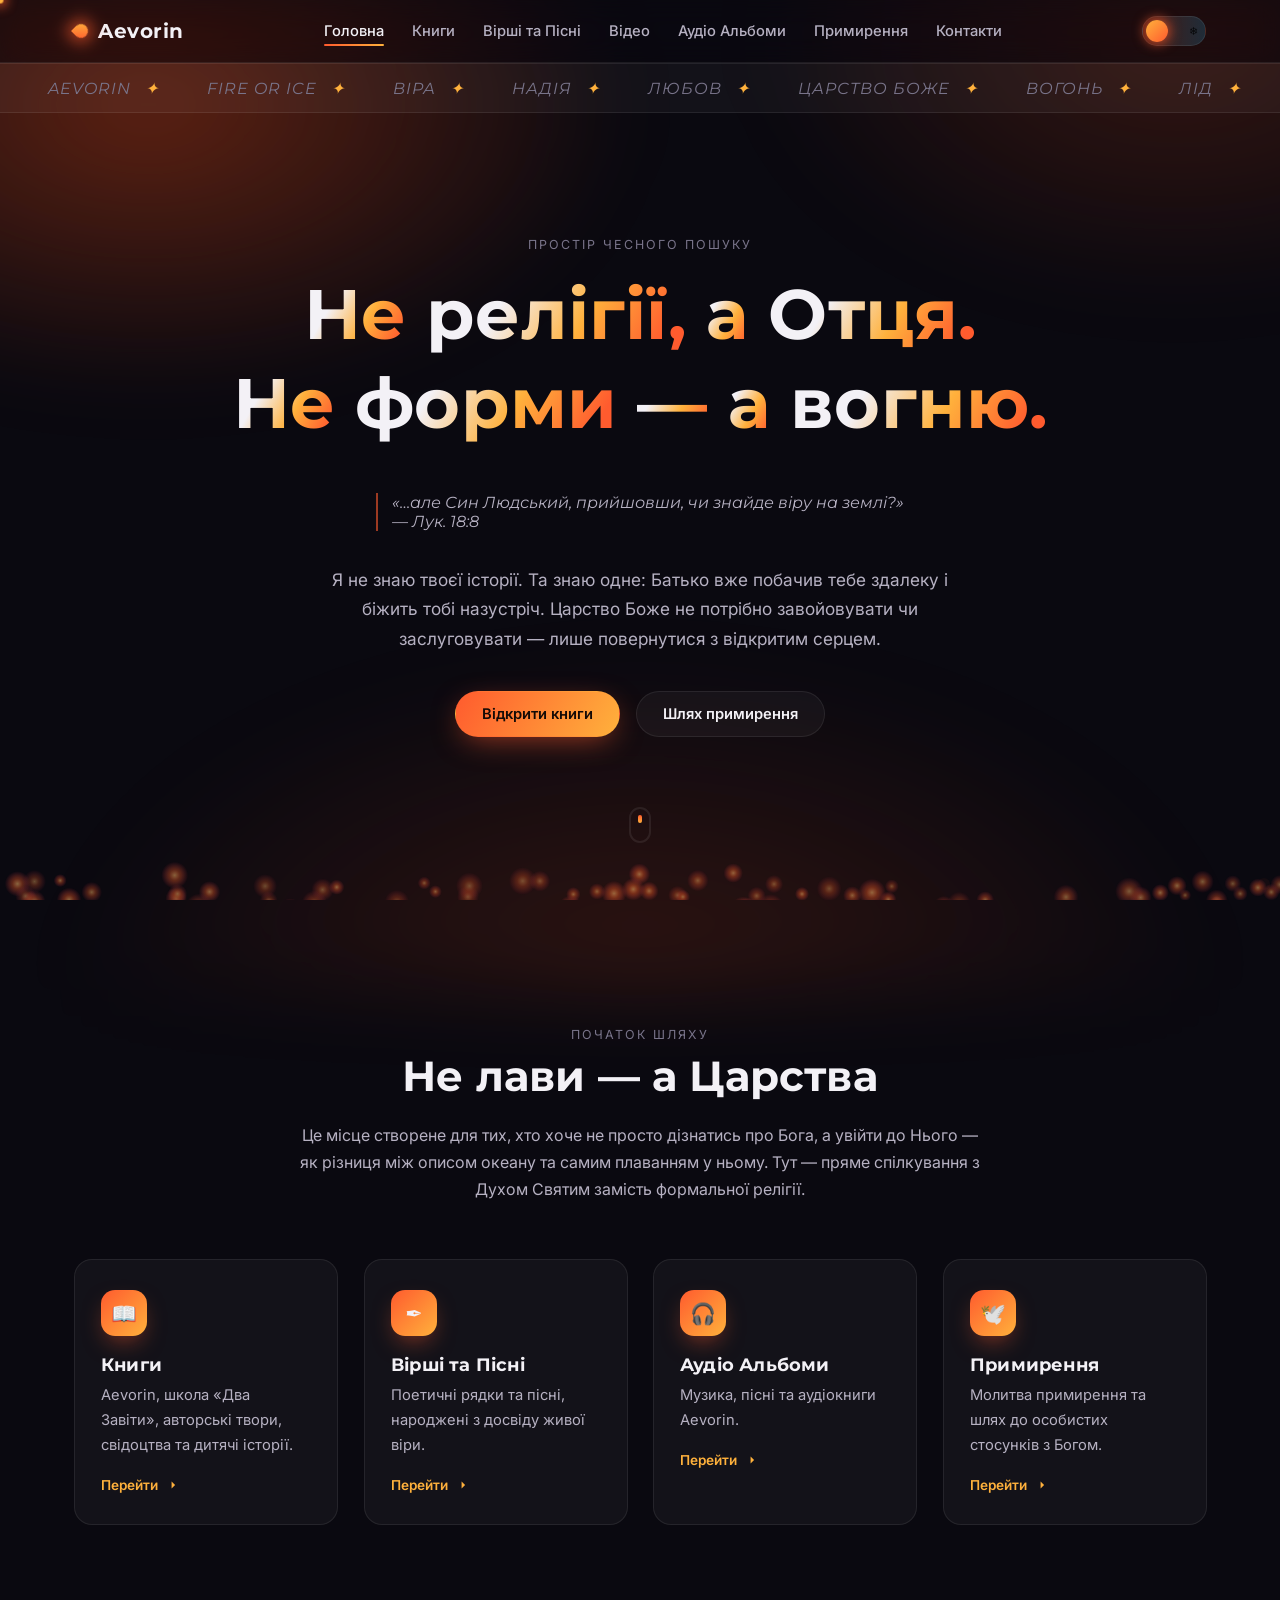
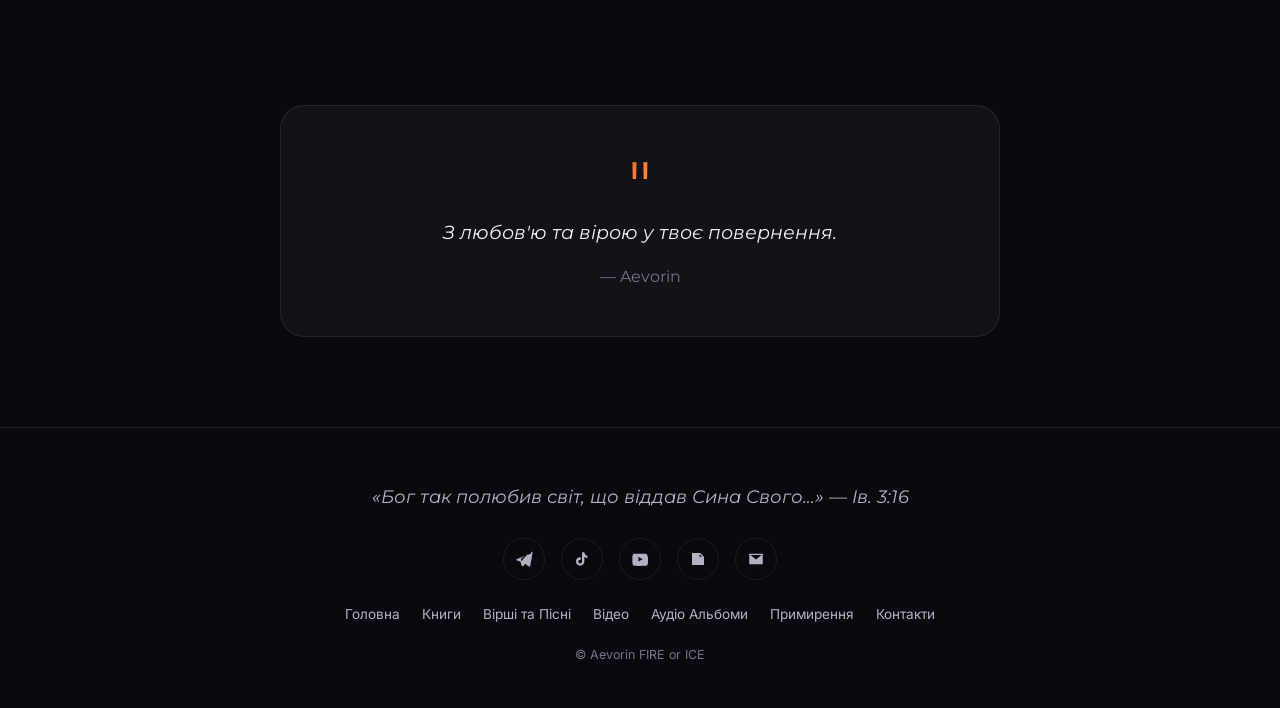
<file: index.html>
<!DOCTYPE html>
<html lang="uk" data-theme="fire">
<head>
<meta charset="UTF-8">
<meta name="viewport" content="width=device-width, initial-scale=1.0">
<title>Aevorin — FIRE or ICE</title>
<meta name="description" content="Aevorin FIRE or ICE — простір для чесного пошуку Бога: книги, вірші, аудіо та відео.">
<script>
  if (sessionStorage.getItem('aevorin-intro-shown')) {
    document.documentElement.classList.add('no-loader');
  } else {
    sessionStorage.setItem('aevorin-intro-shown', '1');
  }
</script>
<link rel="stylesheet" href="css/style.css">
</head>
<body>
<div id="page-curtain"></div>
<div id="loader"><div class="loader-mark"></div></div>
<canvas id="fx-canvas"></canvas>
<div class="bg-aurora"></div>

<header class="site-header">
  <div class="container nav-row">
    <a href="index.html" class="brand"><span class="flame"></span> Aevorin</a>

    <nav class="nav-links">
      <a href="index.html" class="active">Головна</a>
      <a href="books.html">Книги</a>
      <a href="poems.html">Вірші та Пісні</a>
      <a href="videos.html">Відео</a>
      <a href="audio.html">Аудіо Альбоми</a>
      <a href="reconciliation.html">Примирення</a>
      <a href="contacts.html">Контакти</a>
    </nav>

    <div class="nav-right">
      <button class="theme-toggle" aria-label="Перемкнути тему Вогонь/Лід" title="FIRE / ICE">
        <span class="icon fire">🔥</span>
        <span class="icon ice">❄</span>
        <span class="knob"></span>
      </button>
      <button class="burger" aria-label="Меню"><span></span><span></span><span></span></button>
    </div>
  </div>
</header>

<main>
<section class="hero">
    <div class="eyebrow">Простір чесного пошуку</div>
    <h1 style="">Не релігії, а Отця.<br>Не форми — а вогню.</h1>
    <blockquote class="verse">«…але Син Людський, прийшовши, чи знайде віру на землі?»<br>— Лук. 18:8</blockquote>
    <p class="lede">
      Я не знаю твоєї історії. Та знаю одне: Батько вже побачив тебе здалеку
      і біжить тобі назустріч. Царство Боже не потрібно завойовувати чи
      заслуговувати — лише повернутися з відкритим серцем.
    </p>
    <div class="hero-ctas">
      <a href="books.html" class="btn btn-primary">Відкрити книги</a>
      <a href="reconciliation.html" class="btn btn-ghost">Шлях примирення</a>
    </div>
    <div class="scroll-cue"></div>
  </section>

  <section class="section">
    <div class="container">
      <div class="section-head reveal in" style="--i: 0;">
        <span class="tag">Початок шляху</span>
        <h2>Не лави — а Царства</h2>
        <p>
          Це місце створене для тих, хто хоче не просто дізнатись про Бога,
          а увійти до Нього — як різниця між описом океану та самим плаванням
          у ньому. Тут — пряме спілкування з Духом Святим замість формальної
          релігії.
        </p>
      </div>

      <div class="grid grid-4 reveal-stagger">
        <a href="books.html" class="card reveal" style="--i: 1;">
          <div class="icon">📖</div>
          <h3>Книги</h3>
          <p>Aevorin, школа «Два Завіти», авторські твори, свідоцтва та дитячі історії.</p>
          <span class="card-link">Перейти <svg viewBox="0 0 24 24"><path fill="currentColor" d="M5 12h14M13 6l6 6-6 6"></path></svg></span>
        </a>
        <a href="poems.html" class="card reveal" style="--i: 2;">
          <div class="icon">✒️</div>
          <h3>Вірші та Пісні</h3>
          <p>Поетичні рядки та пісні, народжені з досвіду живої віри.</p>
          <span class="card-link">Перейти <svg viewBox="0 0 24 24"><path fill="currentColor" d="M5 12h14M13 6l6 6-6 6"></path></svg></span>
        </a>
        <a href="audio.html" class="card reveal" style="--i: 3;">
          <div class="icon">🎧</div>
          <h3>Аудіо Альбоми</h3>
          <p>Музика, пісні та аудіокниги Aevorin.</p>
          <span class="card-link">Перейти <svg viewBox="0 0 24 24"><path fill="currentColor" d="M5 12h14M13 6l6 6-6 6"></path></svg></span>
        </a>
        <a href="reconciliation.html" class="card reveal" style="--i: 4;">
          <div class="icon">🕊️</div>
          <h3>Примирення</h3>
          <p>Молитва примирення та шлях до особистих стосунків з Богом.</p>
          <span class="card-link">Перейти <svg viewBox="0 0 24 24"><path fill="currentColor" d="M5 12h14M13 6l6 6-6 6"></path></svg></span>
        </a>
      </div>
    </div>
  </section>

  <section class="section">
    <div class="container">
      <div class="quote-block reveal" style="--i: 5;">
        <span class="mark">"</span>
        <p>З любов'ю та вірою у твоє повернення.</p>
        <p style="margin-top:14px; font-size:1rem; font-style:normal; color:var(--text-faint);">— Aevorin</p>
      </div>
    </div>
  </section>
</main>

<footer class="site-footer">
  <div class="container">
    <p class="footer-verse">«Бог так полюбив світ, що віддав Сина Свого…» — Ів. 3:16</p>
    <div class="footer-socials">
      <a href="https://t.me/YesOrNo20" target="_blank" rel="noopener" aria-label="Telegram">
        <svg viewBox="0 0 24 24"><path d="M21.5 4.5 2.7 11.9c-1 .4-1 1.8.1 2.1l4.4 1.4 1.7 5.4c.3 1 1.6 1.2 2.2.4l2.4-3 4.6 3.4c.9.6 2.1.1 2.3-1l3-16.7c.2-1.1-.9-1.9-1.9-1.4ZM8.9 15l-1-3.3 9.4-6.4-7.1 7.3-.1 1Z"/></svg>
      </a>
      <a href="https://www.tiktok.com/@ae.vorin" target="_blank" rel="noopener" aria-label="TikTok">
        <svg viewBox="0 0 24 24"><path d="M16.6 5.8c-.9-.6-1.5-1.6-1.6-2.8h-3v12.4c0 1.4-1.1 2.5-2.5 2.5S7 16.8 7 15.4c0-1.4 1.1-2.5 2.5-2.5.3 0 .6 0 .8.1v-3.1c-.3 0-.5-.1-.8-.1-3.1 0-5.6 2.5-5.6 5.6s2.5 5.6 5.6 5.6 5.6-2.5 5.6-5.6V9.4c1.2.8 2.6 1.3 4.1 1.3V7.6c-.9 0-1.8-.3-2.6-.8Z"/></svg>
      </a>
      <a href="https://www.youtube.com/@A_e_v_o_r_i_n" target="_blank" rel="noopener" aria-label="YouTube">
        <svg viewBox="0 0 24 24"><path d="M22 8.4s-.2-1.6-.8-2.3c-.8-.9-1.7-.9-2.1-1C16.3 5 12 5 12 5h0s-4.3 0-7.1.1c-.4 0-1.3.1-2.1 1C2.2 6.8 2 8.4 2 8.4S1.8 10.3 1.8 12.2v1.6c0 1.9.2 3.8.2 3.8s.2 1.6.8 2.3c.8.9 1.9.9 2.4 1 1.7.2 7.3.3 7.3.3s4.3 0 7.1-.1c.4 0 1.3-.1 2.1-1 .6-.7.8-2.3.8-2.3s.2-1.9.2-3.8v-1.6c0-1.9-.2-3.8-.2-3.8ZM9.9 15.4V9.1l5.6 3.2-5.6 3.1Z"/></svg>
      </a>
      <a href="https://fireorice-blog.blogspot.com" target="_blank" rel="noopener" aria-label="Блог">
        <svg viewBox="0 0 24 24"><path d="M4 4h11l5 5v11H4Zm10 1.5V9h3.5ZM7 12h7v1.5H7Zm0 3h10v1.5H7Zm0-6h4v1.5H7Z"/></svg>
      </a>
      <a href="mailto:aevorin2026@gmail.com" aria-label="Email">
        <svg viewBox="0 0 24 24"><path d="M3 5h18v14H3Zm1.6 1.6 7.4 6 7.4-6"/></svg>
      </a>
    </div>
    <nav class="footer-nav">
      <a href="index.html">Головна</a>
      <a href="books.html">Книги</a>
      <a href="poems.html">Вірші та Пісні</a>
      <a href="videos.html">Відео</a>
      <a href="audio.html">Аудіо Альбоми</a>
      <a href="reconciliation.html">Примирення</a>
      <a href="contacts.html">Контакти</a>
    </nav>
    <p class="footer-fine">© Aevorin FIRE or ICE</p>
  </div>
</footer>

<script src="js/script.js"></script>
</body>
</html>
</file>
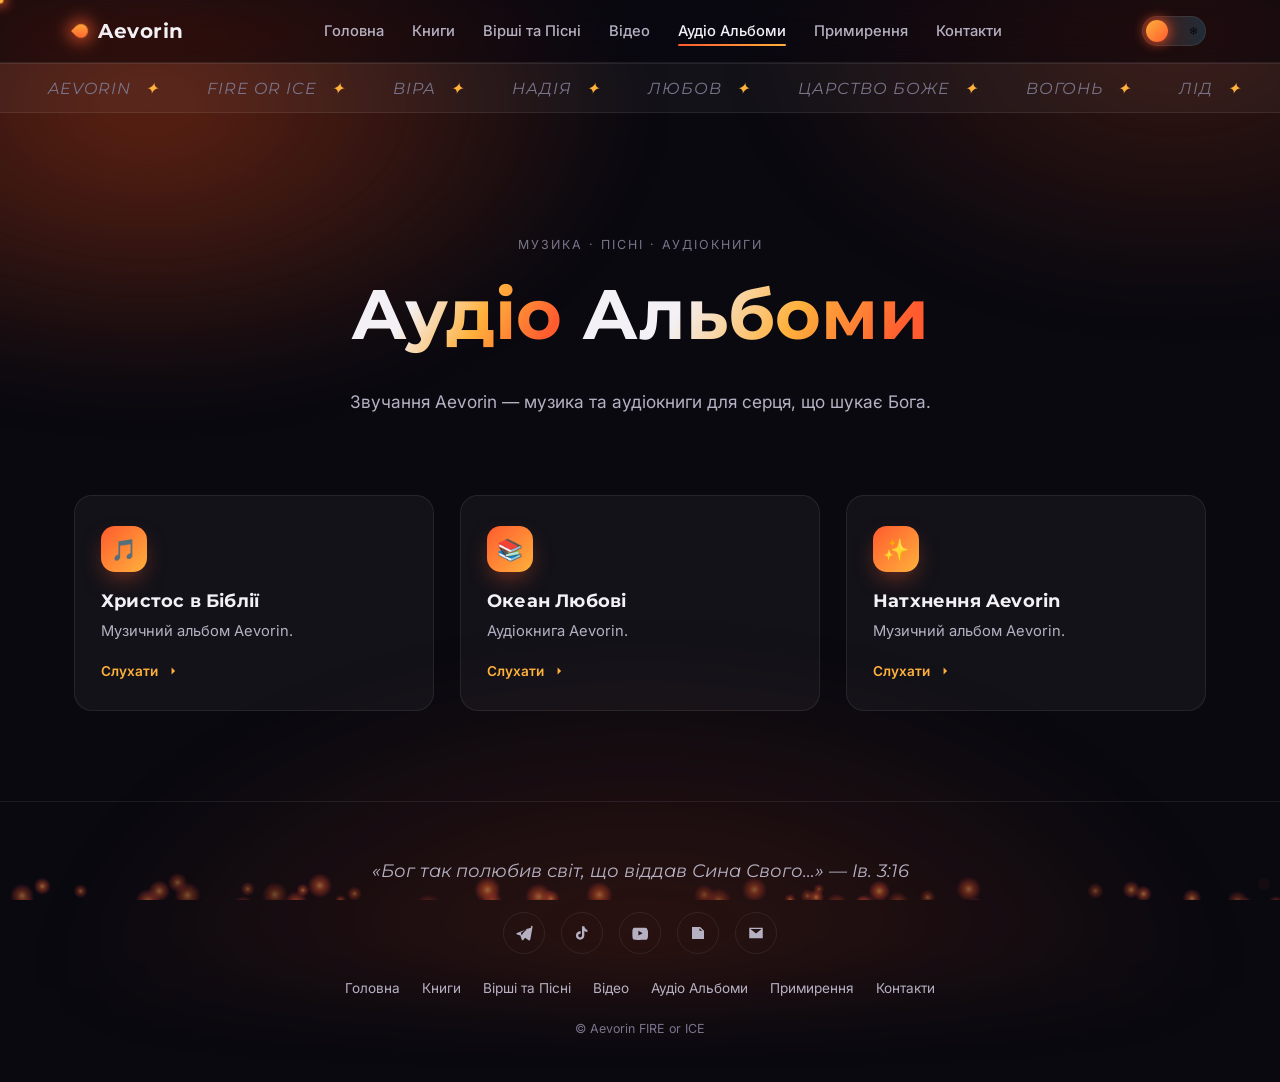
<file: audio.html>
<!DOCTYPE html>
<html lang="uk" data-theme="fire">
<head>
<meta charset="UTF-8">
<meta name="viewport" content="width=device-width, initial-scale=1.0">
<title>Аудіо Альбоми — Aevorin FIRE or ICE</title>
<script>
  if (sessionStorage.getItem('aevorin-intro-shown')) {
    document.documentElement.classList.add('no-loader');
  } else {
    sessionStorage.setItem('aevorin-intro-shown', '1');
  }
</script>
<link rel="stylesheet" href="css/style.css">
</head>
<body>
<div id="page-curtain"></div>
<div id="loader"><div class="loader-mark"></div></div>
<canvas id="fx-canvas"></canvas>
<div class="bg-aurora"></div>

<header class="site-header">
  <div class="container nav-row">
    <a href="index.html" class="brand"><span class="flame"></span> Aevorin</a>
    <nav class="nav-links">
      <a href="index.html">Головна</a>
      <a href="books.html">Книги</a>
      <a href="poems.html">Вірші та Пісні</a>
      <a href="videos.html">Відео</a>
      <a href="audio.html" class="active">Аудіо Альбоми</a>
      <a href="reconciliation.html">Примирення</a>
      <a href="contacts.html">Контакти</a>
    </nav>
    <div class="nav-right">
      <button class="theme-toggle" aria-label="Перемкнути тему Вогонь/Лід" title="FIRE / ICE">
        <span class="icon fire">🔥</span><span class="icon ice">❄</span><span class="knob"></span>
      </button>
      <button class="burger" aria-label="Меню"><span></span><span></span><span></span></button>
    </div>
  </div>
</header>

<main>
  <section class="hero" style="padding-bottom:30px;">
    <div class="eyebrow">Музика · Пісні · Аудіокниги</div>
    <h1>Аудіо Альбоми</h1>
    <p class="lede">Звучання Aevorin — музика та аудіокниги для серця, що шукає Бога.</p>
  </section>

  <section class="section" style="padding-top:10px;">
    <div class="container">
      <div class="grid grid-3 reveal-stagger">

        <a href="https://tinyurl.com/66Aevorin" target="_blank" rel="noopener" class="card reveal">
          <div class="icon">🎵</div>
          <h3>Христос в Біблії</h3>
          <p>Музичний альбом Aevorin.</p>
          <span class="card-link">Слухати <svg viewBox="0 0 24 24"><path fill="currentColor" d="M5 12h14M13 6l6 6-6 6"/></svg></span>
        </a>

        <a href="https://tinyurl.com/Aevorin" target="_blank" rel="noopener" class="card reveal">
          <div class="icon">📚</div>
          <h3>Океан Любові</h3>
          <p>Аудіокнига Aevorin.</p>
          <span class="card-link">Слухати <svg viewBox="0 0 24 24"><path fill="currentColor" d="M5 12h14M13 6l6 6-6 6"/></svg></span>
        </a>

        <a href="https://tinyurl.com/2z7aak29" target="_blank" rel="noopener" class="card reveal">
          <div class="icon">✨</div>
          <h3>Натхнення Aevorin</h3>
          <p>Музичний альбом Aevorin.</p>
          <span class="card-link">Слухати <svg viewBox="0 0 24 24"><path fill="currentColor" d="M5 12h14M13 6l6 6-6 6"/></svg></span>
        </a>

      </div>
    </div>
  </section>
</main>

<footer class="site-footer">
  <div class="container">
    <p class="footer-verse">«Бог так полюбив світ, що віддав Сина Свого…» — Ів. 3:16</p>
    <div class="footer-socials">
      <a href="https://t.me/YesOrNo20" target="_blank" rel="noopener" aria-label="Telegram"><svg viewBox="0 0 24 24"><path d="M21.5 4.5 2.7 11.9c-1 .4-1 1.8.1 2.1l4.4 1.4 1.7 5.4c.3 1 1.6 1.2 2.2.4l2.4-3 4.6 3.4c.9.6 2.1.1 2.3-1l3-16.7c.2-1.1-.9-1.9-1.9-1.4ZM8.9 15l-1-3.3 9.4-6.4-7.1 7.3-.1 1Z"/></svg></a>
      <a href="https://www.tiktok.com/@ae.vorin" target="_blank" rel="noopener" aria-label="TikTok"><svg viewBox="0 0 24 24"><path d="M16.6 5.8c-.9-.6-1.5-1.6-1.6-2.8h-3v12.4c0 1.4-1.1 2.5-2.5 2.5S7 16.8 7 15.4c0-1.4 1.1-2.5 2.5-2.5.3 0 .6 0 .8.1v-3.1c-.3 0-.5-.1-.8-.1-3.1 0-5.6 2.5-5.6 5.6s2.5 5.6 5.6 5.6 5.6-2.5 5.6-5.6V9.4c1.2.8 2.6 1.3 4.1 1.3V7.6c-.9 0-1.8-.3-2.6-.8Z"/></svg></a>
      <a href="https://www.youtube.com/@A_e_v_o_r_i_n" target="_blank" rel="noopener" aria-label="YouTube"><svg viewBox="0 0 24 24"><path d="M22 8.4s-.2-1.6-.8-2.3c-.8-.9-1.7-.9-2.1-1C16.3 5 12 5 12 5h0s-4.3 0-7.1.1c-.4 0-1.3.1-2.1 1C2.2 6.8 2 8.4 2 8.4S1.8 10.3 1.8 12.2v1.6c0 1.9.2 3.8.2 3.8s.2 1.6.8 2.3c.8.9 1.9.9 2.4 1 1.7.2 7.3.3 7.3.3s4.3 0 7.1-.1c.4 0 1.3-.1 2.1-1 .6-.7.8-2.3.8-2.3s.2-1.9.2-3.8v-1.6c0-1.9-.2-3.8-.2-3.8ZM9.9 15.4V9.1l5.6 3.2-5.6 3.1Z"/></svg></a>
      <a href="https://fireorice-blog.blogspot.com" target="_blank" rel="noopener" aria-label="Блог"><svg viewBox="0 0 24 24"><path d="M4 4h11l5 5v11H4Zm10 1.5V9h3.5ZM7 12h7v1.5H7Zm0 3h10v1.5H7Zm0-6h4v1.5H7Z"/></svg></a>
      <a href="mailto:aevorin2026@gmail.com" aria-label="Email"><svg viewBox="0 0 24 24"><path d="M3 5h18v14H3Zm1.6 1.6 7.4 6 7.4-6"/></svg></a>
    </div>
    <nav class="footer-nav">
      <a href="index.html">Головна</a>
      <a href="books.html">Книги</a>
      <a href="poems.html">Вірші та Пісні</a>
      <a href="videos.html">Відео</a>
      <a href="audio.html">Аудіо Альбоми</a>
      <a href="reconciliation.html">Примирення</a>
      <a href="contacts.html">Контакти</a>
    </nav>
    <p class="footer-fine">© Aevorin FIRE or ICE</p>
  </div>
</footer>

<script src="js/script.js"></script>
</body>
</html>
</file>
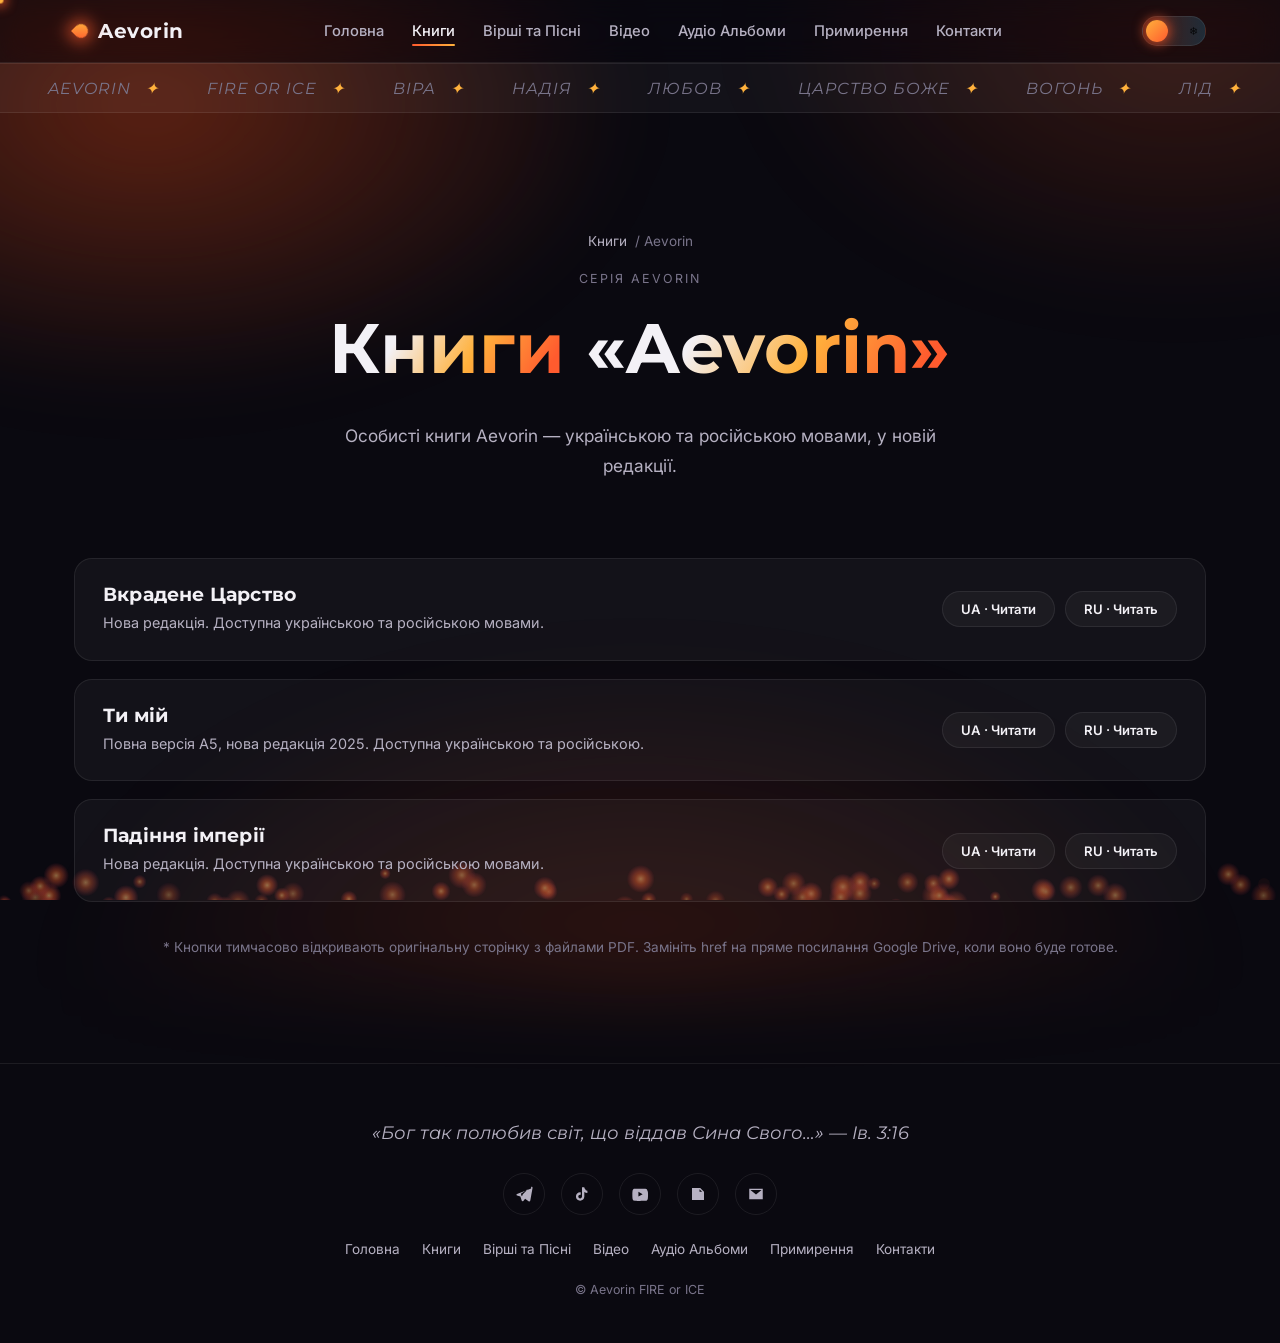
<file: books-aevorin.html>
<!DOCTYPE html>
<html lang="uk" data-theme="fire">
<head>
<meta charset="UTF-8">
<meta name="viewport" content="width=device-width, initial-scale=1.0">
<title>Книги «Aevorin» — Aevorin FIRE or ICE</title>
<script>
  if (sessionStorage.getItem('aevorin-intro-shown')) {
    document.documentElement.classList.add('no-loader');
  } else {
    sessionStorage.setItem('aevorin-intro-shown', '1');
  }
</script>
<link rel="stylesheet" href="css/style.css">
</head>
<body>
<div id="page-curtain"></div>
<div id="loader"><div class="loader-mark"></div></div>
<canvas id="fx-canvas"></canvas>
<div class="bg-aurora"></div>

<header class="site-header">
  <div class="container nav-row">
    <a href="index.html" class="brand"><span class="flame"></span> Aevorin</a>
    <nav class="nav-links">
      <a href="index.html">Головна</a>
      <a href="books.html" class="active">Книги</a>
      <a href="poems.html">Вірші та Пісні</a>
      <a href="videos.html">Відео</a>
      <a href="audio.html">Аудіо Альбоми</a>
      <a href="reconciliation.html">Примирення</a>
      <a href="contacts.html">Контакти</a>
    </nav>
    <div class="nav-right">
      <button class="theme-toggle" aria-label="Перемкнути тему Вогонь/Лід" title="FIRE / ICE">
        <span class="icon fire">🔥</span><span class="icon ice">❄</span><span class="knob"></span>
      </button>
      <button class="burger" aria-label="Меню"><span></span><span></span><span></span></button>
    </div>
  </div>
</header>

<main>
  <section class="hero" style="padding-bottom:30px;">
    <div class="crumb"><a href="books.html">Книги</a> / Aevorin</div>
    <div class="eyebrow">Серія Aevorin</div>
    <h1>Книги «Aevorin»</h1>
    <p class="lede">Особисті книги Aevorin — українською та російською мовами, у новій редакції.</p>
  </section>

  <section class="section" style="padding-top:10px;">
    <div class="container">
      <div class="book-list reveal-stagger">

        <div class="book reveal">
          <div class="info">
            <h3>Вкрадене Царство</h3>
            <p>Нова редакція. Доступна українською та російською мовами.</p>
          </div>
          <div class="langs">
            <a class="btn btn-ghost btn-sm" href="https://sites.google.com/view/aevorinfireorice/books/книги-aevorin" target="_blank" rel="noopener">UA · Читати</a>
            <a class="btn btn-ghost btn-sm" href="https://sites.google.com/view/aevorinfireorice/books/книги-aevorin" target="_blank" rel="noopener">RU · Читать</a>
          </div>
        </div>

        <div class="book reveal">
          <div class="info">
            <h3>Ти мій</h3>
            <p>Повна версія A5, нова редакція 2025. Доступна українською та російською.</p>
          </div>
          <div class="langs">
            <a class="btn btn-ghost btn-sm" href="https://sites.google.com/view/aevorinfireorice/books/книги-aevorin" target="_blank" rel="noopener">UA · Читати</a>
            <a class="btn btn-ghost btn-sm" href="https://sites.google.com/view/aevorinfireorice/books/книги-aevorin" target="_blank" rel="noopener">RU · Читать</a>
          </div>
        </div>

        <div class="book reveal">
          <div class="info">
            <h3>Падіння імперії</h3>
            <p>Нова редакція. Доступна українською та російською мовами.</p>
          </div>
          <div class="langs">
            <a class="btn btn-ghost btn-sm" href="https://sites.google.com/view/aevorinfireorice/books/книги-aevorin" target="_blank" rel="noopener">UA · Читати</a>
            <a class="btn btn-ghost btn-sm" href="https://sites.google.com/view/aevorinfireorice/books/книги-aevorin" target="_blank" rel="noopener">RU · Читать</a>
          </div>
        </div>

      </div>

      <p style="text-align:center; margin-top:34px; font-size:.85rem; color:var(--text-faint);">
        * Кнопки тимчасово відкривають оригінальну сторінку з файлами PDF. Замініть href на пряме посилання Google Drive, коли воно буде готове.
      </p>
    </div>
  </section>
</main>

<footer class="site-footer">
  <div class="container">
    <p class="footer-verse">«Бог так полюбив світ, що віддав Сина Свого…» — Ів. 3:16</p>
    <div class="footer-socials">
      <a href="https://t.me/YesOrNo20" target="_blank" rel="noopener" aria-label="Telegram"><svg viewBox="0 0 24 24"><path d="M21.5 4.5 2.7 11.9c-1 .4-1 1.8.1 2.1l4.4 1.4 1.7 5.4c.3 1 1.6 1.2 2.2.4l2.4-3 4.6 3.4c.9.6 2.1.1 2.3-1l3-16.7c.2-1.1-.9-1.9-1.9-1.4ZM8.9 15l-1-3.3 9.4-6.4-7.1 7.3-.1 1Z"/></svg></a>
      <a href="https://www.tiktok.com/@ae.vorin" target="_blank" rel="noopener" aria-label="TikTok"><svg viewBox="0 0 24 24"><path d="M16.6 5.8c-.9-.6-1.5-1.6-1.6-2.8h-3v12.4c0 1.4-1.1 2.5-2.5 2.5S7 16.8 7 15.4c0-1.4 1.1-2.5 2.5-2.5.3 0 .6 0 .8.1v-3.1c-.3 0-.5-.1-.8-.1-3.1 0-5.6 2.5-5.6 5.6s2.5 5.6 5.6 5.6 5.6-2.5 5.6-5.6V9.4c1.2.8 2.6 1.3 4.1 1.3V7.6c-.9 0-1.8-.3-2.6-.8Z"/></svg></a>
      <a href="https://www.youtube.com/@A_e_v_o_r_i_n" target="_blank" rel="noopener" aria-label="YouTube"><svg viewBox="0 0 24 24"><path d="M22 8.4s-.2-1.6-.8-2.3c-.8-.9-1.7-.9-2.1-1C16.3 5 12 5 12 5h0s-4.3 0-7.1.1c-.4 0-1.3.1-2.1 1C2.2 6.8 2 8.4 2 8.4S1.8 10.3 1.8 12.2v1.6c0 1.9.2 3.8.2 3.8s.2 1.6.8 2.3c.8.9 1.9.9 2.4 1 1.7.2 7.3.3 7.3.3s4.3 0 7.1-.1c.4 0 1.3-.1 2.1-1 .6-.7.8-2.3.8-2.3s.2-1.9.2-3.8v-1.6c0-1.9-.2-3.8-.2-3.8ZM9.9 15.4V9.1l5.6 3.2-5.6 3.1Z"/></svg></a>
      <a href="https://fireorice-blog.blogspot.com" target="_blank" rel="noopener" aria-label="Блог"><svg viewBox="0 0 24 24"><path d="M4 4h11l5 5v11H4Zm10 1.5V9h3.5ZM7 12h7v1.5H7Zm0 3h10v1.5H7Zm0-6h4v1.5H7Z"/></svg></a>
      <a href="mailto:aevorin2026@gmail.com" aria-label="Email"><svg viewBox="0 0 24 24"><path d="M3 5h18v14H3Zm1.6 1.6 7.4 6 7.4-6"/></svg></a>
    </div>
    <nav class="footer-nav">
      <a href="index.html">Головна</a>
      <a href="books.html">Книги</a>
      <a href="poems.html">Вірші та Пісні</a>
      <a href="videos.html">Відео</a>
      <a href="audio.html">Аудіо Альбоми</a>
      <a href="reconciliation.html">Примирення</a>
      <a href="contacts.html">Контакти</a>
    </nav>
    <p class="footer-fine">© Aevorin FIRE or ICE</p>
  </div>
</footer>

<script src="js/script.js"></script>
</body>
</html>
</file>
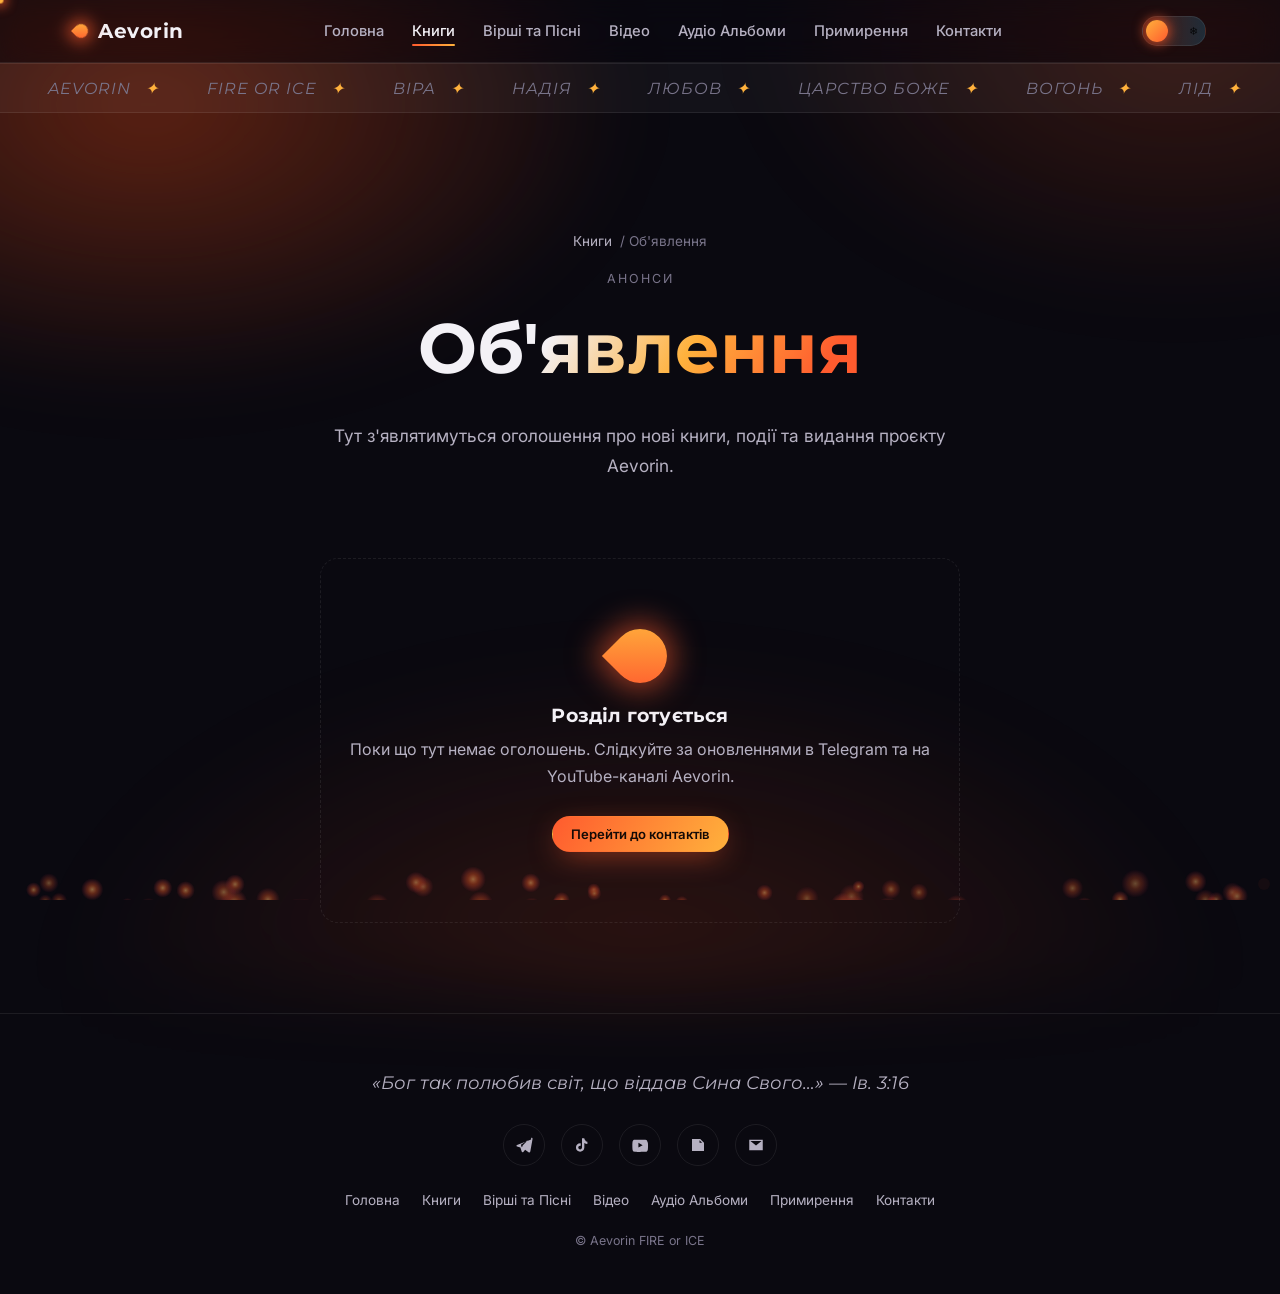
<file: books-announcements.html>
<!DOCTYPE html>
<html lang="uk" data-theme="fire">
<head>
<meta charset="UTF-8">
<meta name="viewport" content="width=device-width, initial-scale=1.0">
<title>Об'явлення — Aevorin FIRE or ICE</title>
<script>
  if (sessionStorage.getItem('aevorin-intro-shown')) {
    document.documentElement.classList.add('no-loader');
  } else {
    sessionStorage.setItem('aevorin-intro-shown', '1');
  }
</script>
<link rel="stylesheet" href="css/style.css">
</head>
<body>
<div id="page-curtain"></div>
<div id="loader"><div class="loader-mark"></div></div>
<canvas id="fx-canvas"></canvas>
<div class="bg-aurora"></div>

<header class="site-header">
  <div class="container nav-row">
    <a href="index.html" class="brand"><span class="flame"></span> Aevorin</a>
    <nav class="nav-links">
      <a href="index.html">Головна</a>
      <a href="books.html" class="active">Книги</a>
      <a href="poems.html">Вірші та Пісні</a>
      <a href="videos.html">Відео</a>
      <a href="audio.html">Аудіо Альбоми</a>
      <a href="reconciliation.html">Примирення</a>
      <a href="contacts.html">Контакти</a>
    </nav>
    <div class="nav-right">
      <button class="theme-toggle" aria-label="Перемкнути тему Вогонь/Лід" title="FIRE / ICE">
        <span class="icon fire">🔥</span><span class="icon ice">❄</span><span class="knob"></span>
      </button>
      <button class="burger" aria-label="Меню"><span></span><span></span><span></span></button>
    </div>
  </div>
</header>

<main>
  <section class="hero" style="padding-bottom:30px;">
    <div class="crumb"><a href="books.html">Книги</a> / Об'явлення</div>
    <div class="eyebrow">Анонси</div>
    <h1>Об'явлення</h1>
    <p class="lede">Тут з'являтимуться оголошення про нові книги, події та видання проєкту Aevorin.</p>
  </section>

  <section class="section" style="padding-top:10px;">
    <div class="container">
      <div class="coming-soon reveal">
        <div class="ember"></div>
        <h3>Розділ готується</h3>
        <p>Поки що тут немає оголошень. Слідкуйте за оновленнями в Telegram та на YouTube-каналі Aevorin.</p>
        <a href="contacts.html" class="btn btn-primary btn-sm" style="margin-top:10px;">Перейти до контактів</a>
      </div>
    </div>
  </section>
</main>

<footer class="site-footer">
  <div class="container">
    <p class="footer-verse">«Бог так полюбив світ, що віддав Сина Свого…» — Ів. 3:16</p>
    <div class="footer-socials">
      <a href="https://t.me/YesOrNo20" target="_blank" rel="noopener" aria-label="Telegram"><svg viewBox="0 0 24 24"><path d="M21.5 4.5 2.7 11.9c-1 .4-1 1.8.1 2.1l4.4 1.4 1.7 5.4c.3 1 1.6 1.2 2.2.4l2.4-3 4.6 3.4c.9.6 2.1.1 2.3-1l3-16.7c.2-1.1-.9-1.9-1.9-1.4ZM8.9 15l-1-3.3 9.4-6.4-7.1 7.3-.1 1Z"/></svg></a>
      <a href="https://www.tiktok.com/@ae.vorin" target="_blank" rel="noopener" aria-label="TikTok"><svg viewBox="0 0 24 24"><path d="M16.6 5.8c-.9-.6-1.5-1.6-1.6-2.8h-3v12.4c0 1.4-1.1 2.5-2.5 2.5S7 16.8 7 15.4c0-1.4 1.1-2.5 2.5-2.5.3 0 .6 0 .8.1v-3.1c-.3 0-.5-.1-.8-.1-3.1 0-5.6 2.5-5.6 5.6s2.5 5.6 5.6 5.6 5.6-2.5 5.6-5.6V9.4c1.2.8 2.6 1.3 4.1 1.3V7.6c-.9 0-1.8-.3-2.6-.8Z"/></svg></a>
      <a href="https://www.youtube.com/@A_e_v_o_r_i_n" target="_blank" rel="noopener" aria-label="YouTube"><svg viewBox="0 0 24 24"><path d="M22 8.4s-.2-1.6-.8-2.3c-.8-.9-1.7-.9-2.1-1C16.3 5 12 5 12 5h0s-4.3 0-7.1.1c-.4 0-1.3.1-2.1 1C2.2 6.8 2 8.4 2 8.4S1.8 10.3 1.8 12.2v1.6c0 1.9.2 3.8.2 3.8s.2 1.6.8 2.3c.8.9 1.9.9 2.4 1 1.7.2 7.3.3 7.3.3s4.3 0 7.1-.1c.4 0 1.3-.1 2.1-1 .6-.7.8-2.3.8-2.3s.2-1.9.2-3.8v-1.6c0-1.9-.2-3.8-.2-3.8ZM9.9 15.4V9.1l5.6 3.2-5.6 3.1Z"/></svg></a>
      <a href="https://fireorice-blog.blogspot.com" target="_blank" rel="noopener" aria-label="Блог"><svg viewBox="0 0 24 24"><path d="M4 4h11l5 5v11H4Zm10 1.5V9h3.5ZM7 12h7v1.5H7Zm0 3h10v1.5H7Zm0-6h4v1.5H7Z"/></svg></a>
      <a href="mailto:aevorin2026@gmail.com" aria-label="Email"><svg viewBox="0 0 24 24"><path d="M3 5h18v14H3Zm1.6 1.6 7.4 6 7.4-6"/></svg></a>
    </div>
    <nav class="footer-nav">
      <a href="index.html">Головна</a>
      <a href="books.html">Книги</a>
      <a href="poems.html">Вірші та Пісні</a>
      <a href="videos.html">Відео</a>
      <a href="audio.html">Аудіо Альбоми</a>
      <a href="reconciliation.html">Примирення</a>
      <a href="contacts.html">Контакти</a>
    </nav>
    <p class="footer-fine">© Aevorin FIRE or ICE</p>
  </div>
</footer>

<script src="js/script.js"></script>
</body>
</html>
</file>
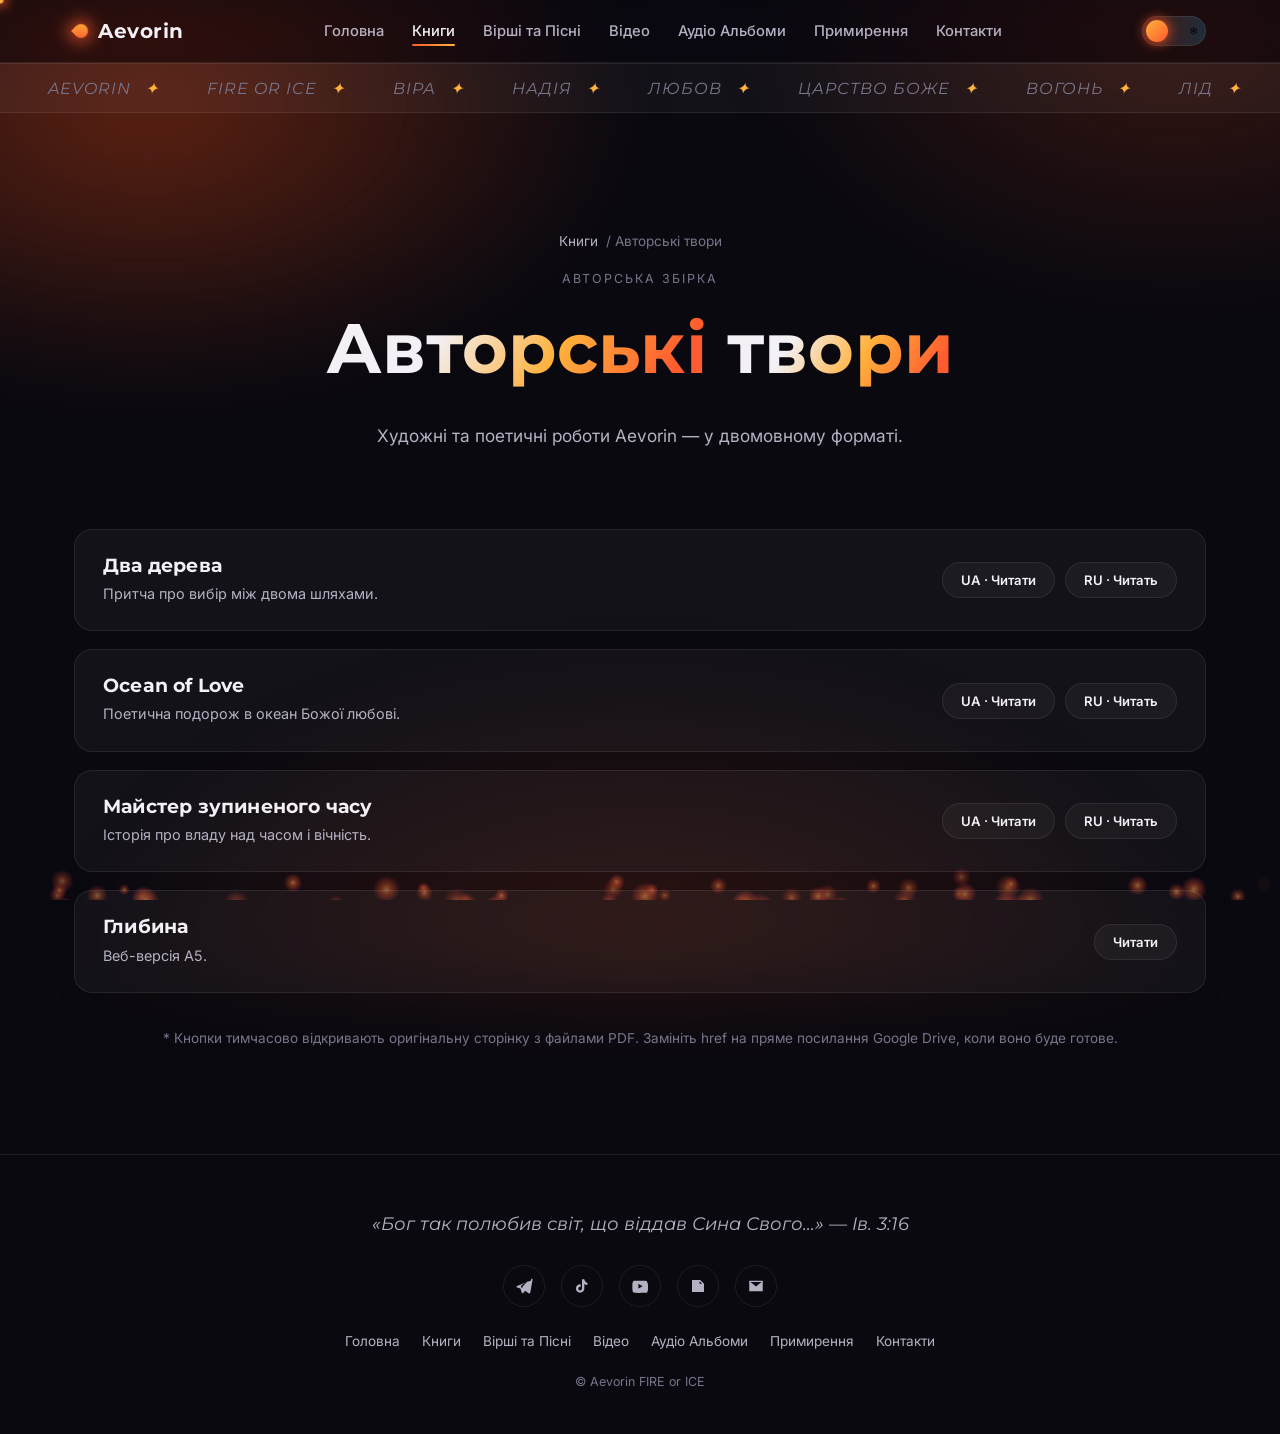
<file: books-author.html>
<!DOCTYPE html>
<html lang="uk" data-theme="fire">
<head>
<meta charset="UTF-8">
<meta name="viewport" content="width=device-width, initial-scale=1.0">
<title>Авторські твори — Aevorin FIRE or ICE</title>
<script>
  if (sessionStorage.getItem('aevorin-intro-shown')) {
    document.documentElement.classList.add('no-loader');
  } else {
    sessionStorage.setItem('aevorin-intro-shown', '1');
  }
</script>
<link rel="stylesheet" href="css/style.css">
</head>
<body>
<div id="page-curtain"></div>
<div id="loader"><div class="loader-mark"></div></div>
<canvas id="fx-canvas"></canvas>
<div class="bg-aurora"></div>

<header class="site-header">
  <div class="container nav-row">
    <a href="index.html" class="brand"><span class="flame"></span> Aevorin</a>
    <nav class="nav-links">
      <a href="index.html">Головна</a>
      <a href="books.html" class="active">Книги</a>
      <a href="poems.html">Вірші та Пісні</a>
      <a href="videos.html">Відео</a>
      <a href="audio.html">Аудіо Альбоми</a>
      <a href="reconciliation.html">Примирення</a>
      <a href="contacts.html">Контакти</a>
    </nav>
    <div class="nav-right">
      <button class="theme-toggle" aria-label="Перемкнути тему Вогонь/Лід" title="FIRE / ICE">
        <span class="icon fire">🔥</span><span class="icon ice">❄</span><span class="knob"></span>
      </button>
      <button class="burger" aria-label="Меню"><span></span><span></span><span></span></button>
    </div>
  </div>
</header>

<main>
  <section class="hero" style="padding-bottom:30px;">
    <div class="crumb"><a href="books.html">Книги</a> / Авторські твори</div>
    <div class="eyebrow">Авторська збірка</div>
    <h1>Авторські твори</h1>
    <p class="lede">Художні та поетичні роботи Aevorin — у двомовному форматі.</p>
  </section>

  <section class="section" style="padding-top:10px;">
    <div class="container">
      <div class="book-list reveal-stagger">

        <div class="book reveal">
          <div class="info"><h3>Два дерева</h3><p>Притча про вибір між двома шляхами.</p></div>
          <div class="langs">
            <a class="btn btn-ghost btn-sm" href="https://sites.google.com/view/aevorinfireorice/books/авторські" target="_blank" rel="noopener">UA · Читати</a>
            <a class="btn btn-ghost btn-sm" href="https://sites.google.com/view/aevorinfireorice/books/авторські" target="_blank" rel="noopener">RU · Читать</a>
          </div>
        </div>

        <div class="book reveal">
          <div class="info"><h3>Ocean of Love</h3><p>Поетична подорож в океан Божої любові.</p></div>
          <div class="langs">
            <a class="btn btn-ghost btn-sm" href="https://sites.google.com/view/aevorinfireorice/books/авторські" target="_blank" rel="noopener">UA · Читати</a>
            <a class="btn btn-ghost btn-sm" href="https://sites.google.com/view/aevorinfireorice/books/авторські" target="_blank" rel="noopener">RU · Читать</a>
          </div>
        </div>

        <div class="book reveal">
          <div class="info"><h3>Майстер зупиненого часу</h3><p>Історія про владу над часом і вічність.</p></div>
          <div class="langs">
            <a class="btn btn-ghost btn-sm" href="https://sites.google.com/view/aevorinfireorice/books/авторські" target="_blank" rel="noopener">UA · Читати</a>
            <a class="btn btn-ghost btn-sm" href="https://sites.google.com/view/aevorinfireorice/books/авторські" target="_blank" rel="noopener">RU · Читать</a>
          </div>
        </div>

        <div class="book reveal">
          <div class="info"><h3>Глибина</h3><p>Веб-версія A5.</p></div>
          <div class="langs">
            <a class="btn btn-ghost btn-sm" href="https://sites.google.com/view/aevorinfireorice/books/авторські" target="_blank" rel="noopener">Читати</a>
          </div>
        </div>

      </div>

      <p style="text-align:center; margin-top:34px; font-size:.85rem; color:var(--text-faint);">
        * Кнопки тимчасово відкривають оригінальну сторінку з файлами PDF. Замініть href на пряме посилання Google Drive, коли воно буде готове.
      </p>
    </div>
  </section>
</main>

<footer class="site-footer">
  <div class="container">
    <p class="footer-verse">«Бог так полюбив світ, що віддав Сина Свого…» — Ів. 3:16</p>
    <div class="footer-socials">
      <a href="https://t.me/YesOrNo20" target="_blank" rel="noopener" aria-label="Telegram"><svg viewBox="0 0 24 24"><path d="M21.5 4.5 2.7 11.9c-1 .4-1 1.8.1 2.1l4.4 1.4 1.7 5.4c.3 1 1.6 1.2 2.2.4l2.4-3 4.6 3.4c.9.6 2.1.1 2.3-1l3-16.7c.2-1.1-.9-1.9-1.9-1.4ZM8.9 15l-1-3.3 9.4-6.4-7.1 7.3-.1 1Z"/></svg></a>
      <a href="https://www.tiktok.com/@ae.vorin" target="_blank" rel="noopener" aria-label="TikTok"><svg viewBox="0 0 24 24"><path d="M16.6 5.8c-.9-.6-1.5-1.6-1.6-2.8h-3v12.4c0 1.4-1.1 2.5-2.5 2.5S7 16.8 7 15.4c0-1.4 1.1-2.5 2.5-2.5.3 0 .6 0 .8.1v-3.1c-.3 0-.5-.1-.8-.1-3.1 0-5.6 2.5-5.6 5.6s2.5 5.6 5.6 5.6 5.6-2.5 5.6-5.6V9.4c1.2.8 2.6 1.3 4.1 1.3V7.6c-.9 0-1.8-.3-2.6-.8Z"/></svg></a>
      <a href="https://www.youtube.com/@A_e_v_o_r_i_n" target="_blank" rel="noopener" aria-label="YouTube"><svg viewBox="0 0 24 24"><path d="M22 8.4s-.2-1.6-.8-2.3c-.8-.9-1.7-.9-2.1-1C16.3 5 12 5 12 5h0s-4.3 0-7.1.1c-.4 0-1.3.1-2.1 1C2.2 6.8 2 8.4 2 8.4S1.8 10.3 1.8 12.2v1.6c0 1.9.2 3.8.2 3.8s.2 1.6.8 2.3c.8.9 1.9.9 2.4 1 1.7.2 7.3.3 7.3.3s4.3 0 7.1-.1c.4 0 1.3-.1 2.1-1 .6-.7.8-2.3.8-2.3s.2-1.9.2-3.8v-1.6c0-1.9-.2-3.8-.2-3.8ZM9.9 15.4V9.1l5.6 3.2-5.6 3.1Z"/></svg></a>
      <a href="https://fireorice-blog.blogspot.com" target="_blank" rel="noopener" aria-label="Блог"><svg viewBox="0 0 24 24"><path d="M4 4h11l5 5v11H4Zm10 1.5V9h3.5ZM7 12h7v1.5H7Zm0 3h10v1.5H7Zm0-6h4v1.5H7Z"/></svg></a>
      <a href="mailto:aevorin2026@gmail.com" aria-label="Email"><svg viewBox="0 0 24 24"><path d="M3 5h18v14H3Zm1.6 1.6 7.4 6 7.4-6"/></svg></a>
    </div>
    <nav class="footer-nav">
      <a href="index.html">Головна</a>
      <a href="books.html">Книги</a>
      <a href="poems.html">Вірші та Пісні</a>
      <a href="videos.html">Відео</a>
      <a href="audio.html">Аудіо Альбоми</a>
      <a href="reconciliation.html">Примирення</a>
      <a href="contacts.html">Контакти</a>
    </nav>
    <p class="footer-fine">© Aevorin FIRE or ICE</p>
  </div>
</footer>

<script src="js/script.js"></script>
</body>
</html>
</file>
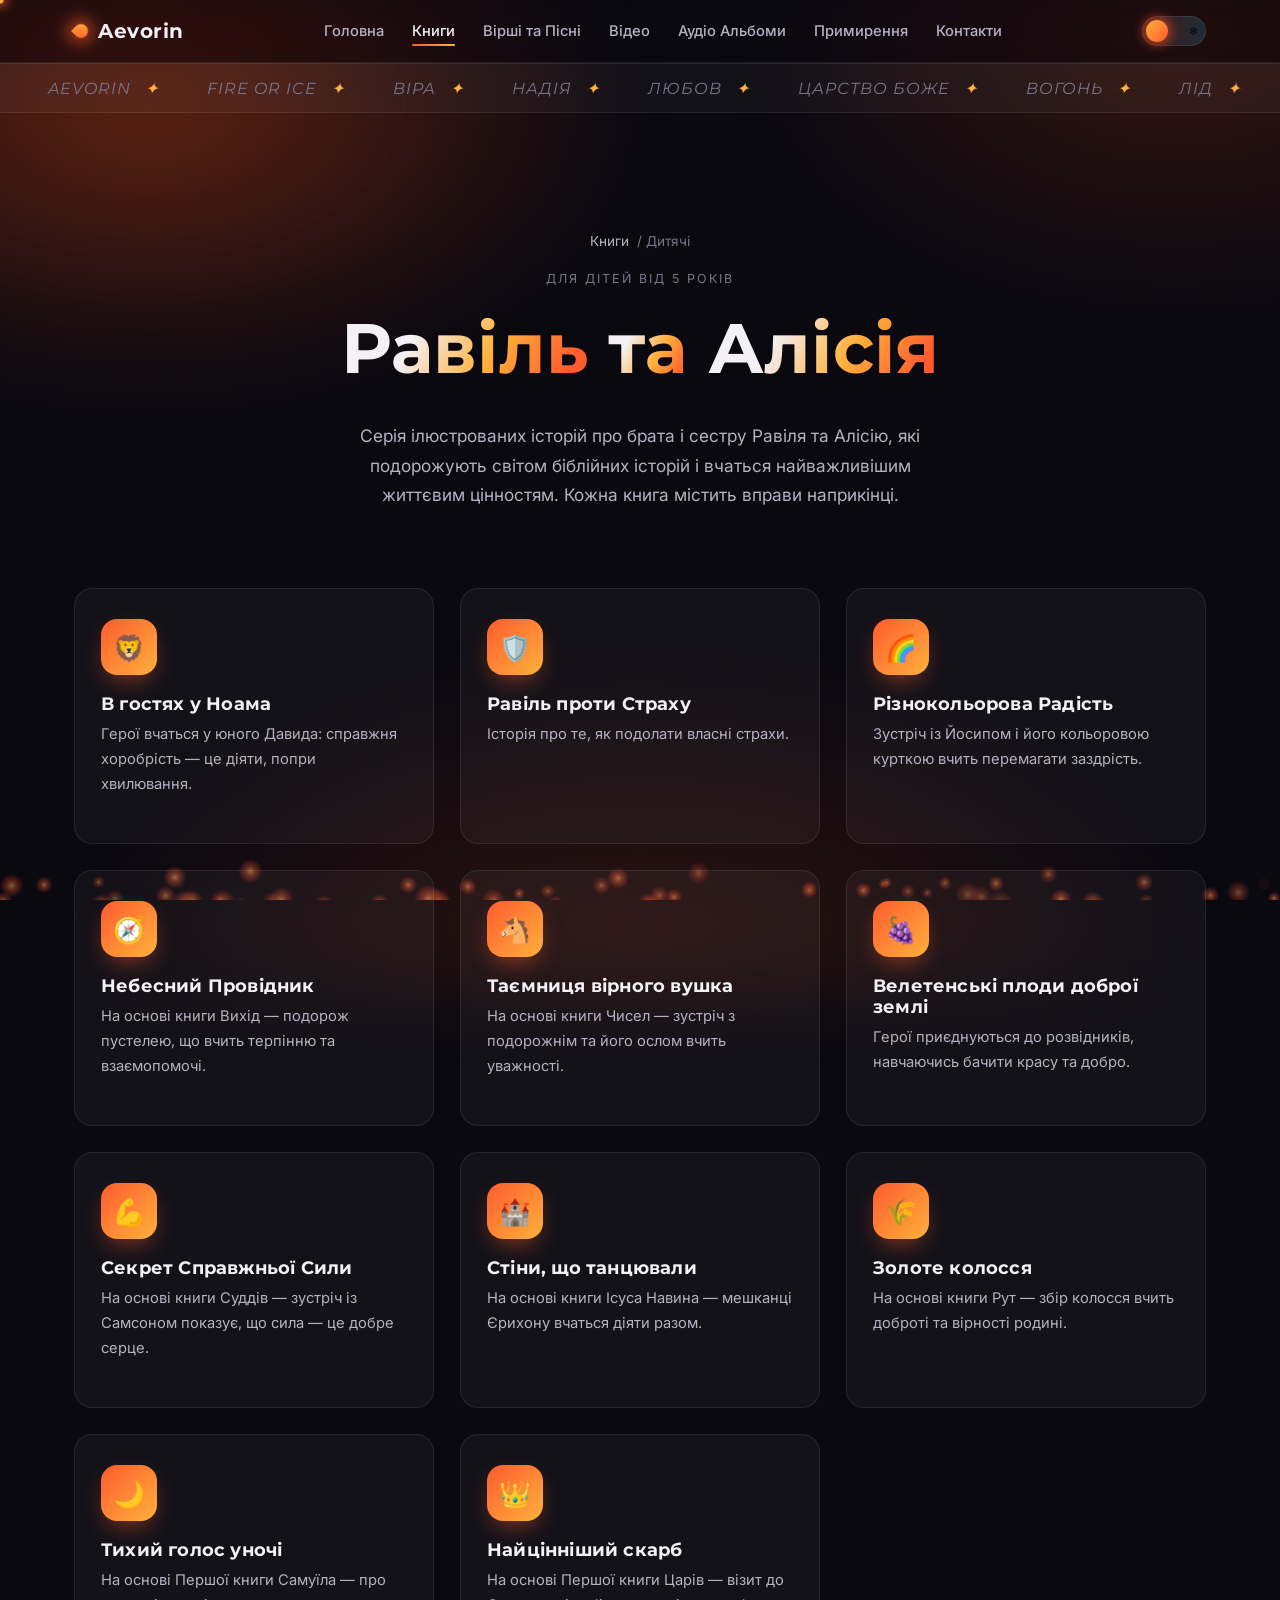
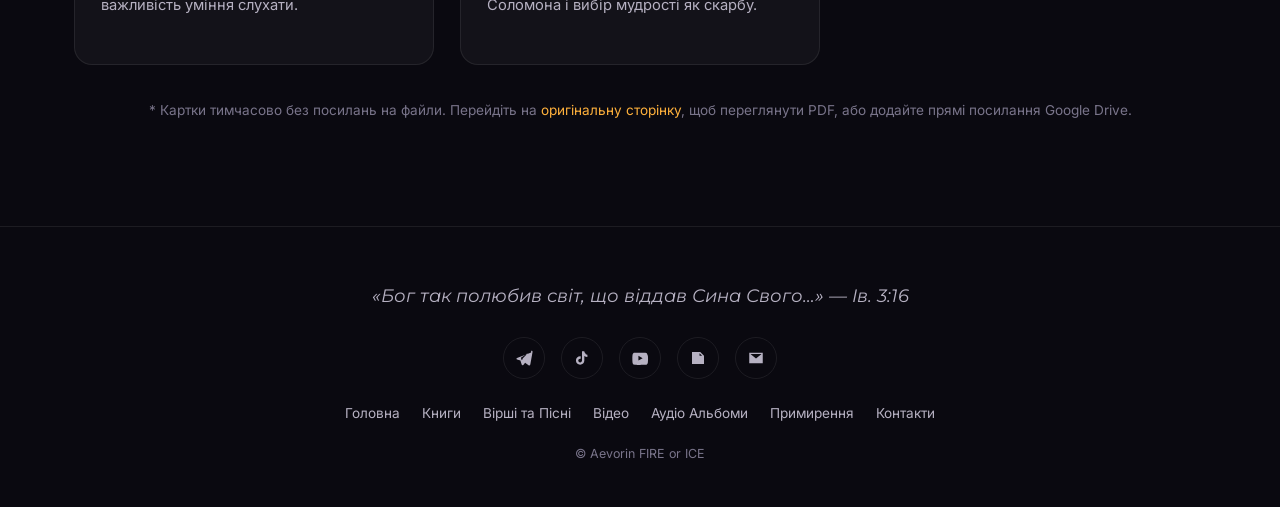
<file: books-children.html>
<!DOCTYPE html>
<html lang="uk" data-theme="fire">
<head>
<meta charset="UTF-8">
<meta name="viewport" content="width=device-width, initial-scale=1.0">
<title>Дитячі книги — Aevorin FIRE or ICE</title>
<script>
  if (sessionStorage.getItem('aevorin-intro-shown')) {
    document.documentElement.classList.add('no-loader');
  } else {
    sessionStorage.setItem('aevorin-intro-shown', '1');
  }
</script>
<link rel="stylesheet" href="css/style.css">
</head>
<body>
<div id="page-curtain"></div>
<div id="loader"><div class="loader-mark"></div></div>
<canvas id="fx-canvas"></canvas>
<div class="bg-aurora"></div>

<header class="site-header">
  <div class="container nav-row">
    <a href="index.html" class="brand"><span class="flame"></span> Aevorin</a>
    <nav class="nav-links">
      <a href="index.html">Головна</a>
      <a href="books.html" class="active">Книги</a>
      <a href="poems.html">Вірші та Пісні</a>
      <a href="videos.html">Відео</a>
      <a href="audio.html">Аудіо Альбоми</a>
      <a href="reconciliation.html">Примирення</a>
      <a href="contacts.html">Контакти</a>
    </nav>
    <div class="nav-right">
      <button class="theme-toggle" aria-label="Перемкнути тему Вогонь/Лід" title="FIRE / ICE">
        <span class="icon fire">🔥</span><span class="icon ice">❄</span><span class="knob"></span>
      </button>
      <button class="burger" aria-label="Меню"><span></span><span></span><span></span></button>
    </div>
  </div>
</header>

<main>
  <section class="hero" style="padding-bottom:30px;">
    <div class="crumb"><a href="books.html">Книги</a> / Дитячі</div>
    <div class="eyebrow">Для дітей від 5 років</div>
    <h1>Равіль та Алісія</h1>
    <p class="lede">
      Серія ілюстрованих історій про брата і сестру Равіля та Алісію, які
      подорожують світом біблійних історій і вчаться найважливішим життєвим
      цінностям. Кожна книга містить вправи наприкінці.
    </p>
  </section>

  <section class="section" style="padding-top:10px;">
    <div class="container">
      <div class="grid grid-3 reveal-stagger">

        <div class="card kid-card reveal">
          <div class="icon">🦁</div>
          <h3>В гостях у Ноама</h3>
          <p>Герої вчаться у юного Давида: справжня хоробрість — це діяти, попри хвилювання.</p>
        </div>

        <div class="card kid-card reveal">
          <div class="icon">🛡️</div>
          <h3>Равіль проти Страху</h3>
          <p>Історія про те, як подолати власні страхи.</p>
        </div>

        <div class="card kid-card reveal">
          <div class="icon">🌈</div>
          <h3>Різнокольорова Радість</h3>
          <p>Зустріч із Йосипом і його кольоровою курткою вчить перемагати заздрість.</p>
        </div>

        <div class="card kid-card reveal">
          <div class="icon">🧭</div>
          <h3>Небесний Провідник</h3>
          <p>На основі книги Вихід — подорож пустелею, що вчить терпінню та взаємопомочі.</p>
        </div>

        <div class="card kid-card reveal">
          <div class="icon">🐴</div>
          <h3>Таємниця вірного вушка</h3>
          <p>На основі книги Чисел — зустріч з подорожнім та його ослом вчить уважності.</p>
        </div>

        <div class="card kid-card reveal">
          <div class="icon">🍇</div>
          <h3>Велетенські плоди доброї землі</h3>
          <p>Герої приєднуються до розвідників, навчаючись бачити красу та добро.</p>
        </div>

        <div class="card kid-card reveal">
          <div class="icon">💪</div>
          <h3>Секрет Справжньої Сили</h3>
          <p>На основі книги Суддів — зустріч із Самсоном показує, що сила — це добре серце.</p>
        </div>

        <div class="card kid-card reveal">
          <div class="icon">🏰</div>
          <h3>Стіни, що танцювали</h3>
          <p>На основі книги Ісуса Навина — мешканці Єрихону вчаться діяти разом.</p>
        </div>

        <div class="card kid-card reveal">
          <div class="icon">🌾</div>
          <h3>Золоте колосся</h3>
          <p>На основі книги Рут — збір колосся вчить доброті та вірності родині.</p>
        </div>

        <div class="card kid-card reveal">
          <div class="icon">🌙</div>
          <h3>Тихий голос уночі</h3>
          <p>На основі Першої книги Самуїла — про важливість уміння слухати.</p>
        </div>

        <div class="card kid-card reveal">
          <div class="icon">👑</div>
          <h3>Найцінніший скарб</h3>
          <p>На основі Першої книги Царів — візит до Соломона і вибір мудрості як скарбу.</p>
        </div>

      </div>

      <p style="text-align:center; margin-top:34px; font-size:.85rem; color:var(--text-faint);">
        * Картки тимчасово без посилань на файли. Перейдіть на <a href="https://sites.google.com/view/aevorinfireorice/books/дитячі" target="_blank" rel="noopener" style="color:var(--a2);">оригінальну сторінку</a>, щоб переглянути PDF, або додайте прямі посилання Google Drive.
      </p>
    </div>
  </section>
</main>

<footer class="site-footer">
  <div class="container">
    <p class="footer-verse">«Бог так полюбив світ, що віддав Сина Свого…» — Ів. 3:16</p>
    <div class="footer-socials">
      <a href="https://t.me/YesOrNo20" target="_blank" rel="noopener" aria-label="Telegram"><svg viewBox="0 0 24 24"><path d="M21.5 4.5 2.7 11.9c-1 .4-1 1.8.1 2.1l4.4 1.4 1.7 5.4c.3 1 1.6 1.2 2.2.4l2.4-3 4.6 3.4c.9.6 2.1.1 2.3-1l3-16.7c.2-1.1-.9-1.9-1.9-1.4ZM8.9 15l-1-3.3 9.4-6.4-7.1 7.3-.1 1Z"/></svg></a>
      <a href="https://www.tiktok.com/@ae.vorin" target="_blank" rel="noopener" aria-label="TikTok"><svg viewBox="0 0 24 24"><path d="M16.6 5.8c-.9-.6-1.5-1.6-1.6-2.8h-3v12.4c0 1.4-1.1 2.5-2.5 2.5S7 16.8 7 15.4c0-1.4 1.1-2.5 2.5-2.5.3 0 .6 0 .8.1v-3.1c-.3 0-.5-.1-.8-.1-3.1 0-5.6 2.5-5.6 5.6s2.5 5.6 5.6 5.6 5.6-2.5 5.6-5.6V9.4c1.2.8 2.6 1.3 4.1 1.3V7.6c-.9 0-1.8-.3-2.6-.8Z"/></svg></a>
      <a href="https://www.youtube.com/@A_e_v_o_r_i_n" target="_blank" rel="noopener" aria-label="YouTube"><svg viewBox="0 0 24 24"><path d="M22 8.4s-.2-1.6-.8-2.3c-.8-.9-1.7-.9-2.1-1C16.3 5 12 5 12 5h0s-4.3 0-7.1.1c-.4 0-1.3.1-2.1 1C2.2 6.8 2 8.4 2 8.4S1.8 10.3 1.8 12.2v1.6c0 1.9.2 3.8.2 3.8s.2 1.6.8 2.3c.8.9 1.9.9 2.4 1 1.7.2 7.3.3 7.3.3s4.3 0 7.1-.1c.4 0 1.3-.1 2.1-1 .6-.7.8-2.3.8-2.3s.2-1.9.2-3.8v-1.6c0-1.9-.2-3.8-.2-3.8ZM9.9 15.4V9.1l5.6 3.2-5.6 3.1Z"/></svg></a>
      <a href="https://fireorice-blog.blogspot.com" target="_blank" rel="noopener" aria-label="Блог"><svg viewBox="0 0 24 24"><path d="M4 4h11l5 5v11H4Zm10 1.5V9h3.5ZM7 12h7v1.5H7Zm0 3h10v1.5H7Zm0-6h4v1.5H7Z"/></svg></a>
      <a href="mailto:aevorin2026@gmail.com" aria-label="Email"><svg viewBox="0 0 24 24"><path d="M3 5h18v14H3Zm1.6 1.6 7.4 6 7.4-6"/></svg></a>
    </div>
    <nav class="footer-nav">
      <a href="index.html">Головна</a>
      <a href="books.html">Книги</a>
      <a href="poems.html">Вірші та Пісні</a>
      <a href="videos.html">Відео</a>
      <a href="audio.html">Аудіо Альбоми</a>
      <a href="reconciliation.html">Примирення</a>
      <a href="contacts.html">Контакти</a>
    </nav>
    <p class="footer-fine">© Aevorin FIRE or ICE</p>
  </div>
</footer>

<script src="js/script.js"></script>
</body>
</html>
</file>
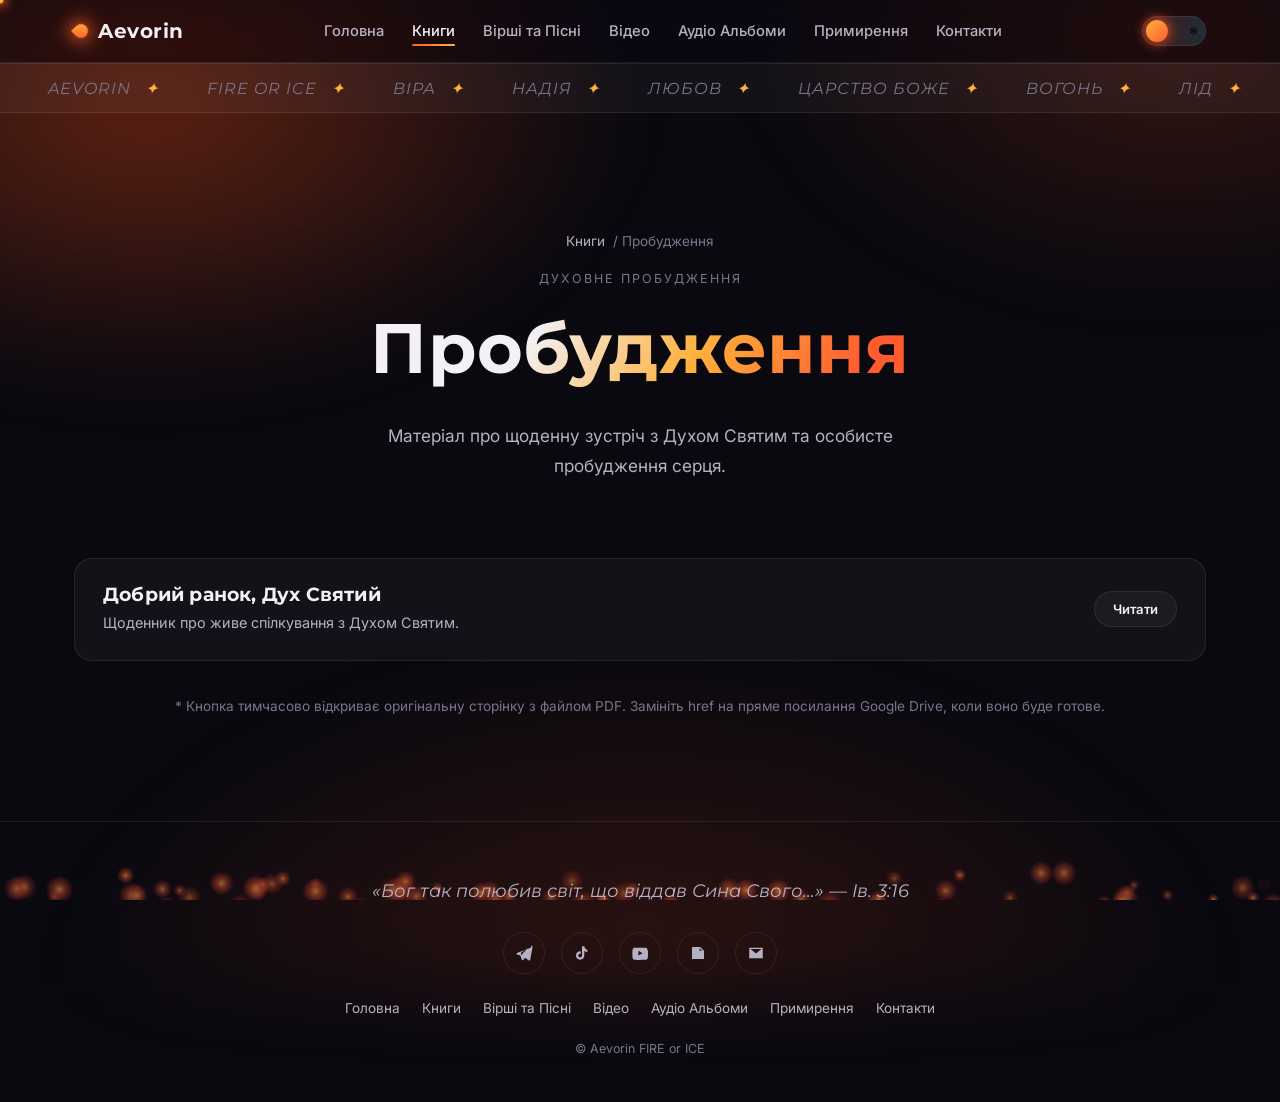
<file: books-revival.html>
<!DOCTYPE html>
<html lang="uk" data-theme="fire">
<head>
<meta charset="UTF-8">
<meta name="viewport" content="width=device-width, initial-scale=1.0">
<title>Пробудження — Aevorin FIRE or ICE</title>
<script>
  if (sessionStorage.getItem('aevorin-intro-shown')) {
    document.documentElement.classList.add('no-loader');
  } else {
    sessionStorage.setItem('aevorin-intro-shown', '1');
  }
</script>
<link rel="stylesheet" href="css/style.css">
</head>
<body>
<div id="page-curtain"></div>
<div id="loader"><div class="loader-mark"></div></div>
<canvas id="fx-canvas"></canvas>
<div class="bg-aurora"></div>

<header class="site-header">
  <div class="container nav-row">
    <a href="index.html" class="brand"><span class="flame"></span> Aevorin</a>
    <nav class="nav-links">
      <a href="index.html">Головна</a>
      <a href="books.html" class="active">Книги</a>
      <a href="poems.html">Вірші та Пісні</a>
      <a href="videos.html">Відео</a>
      <a href="audio.html">Аудіо Альбоми</a>
      <a href="reconciliation.html">Примирення</a>
      <a href="contacts.html">Контакти</a>
    </nav>
    <div class="nav-right">
      <button class="theme-toggle" aria-label="Перемкнути тему Вогонь/Лід" title="FIRE / ICE">
        <span class="icon fire">🔥</span><span class="icon ice">❄</span><span class="knob"></span>
      </button>
      <button class="burger" aria-label="Меню"><span></span><span></span><span></span></button>
    </div>
  </div>
</header>

<main>
  <section class="hero" style="padding-bottom:30px;">
    <div class="crumb"><a href="books.html">Книги</a> / Пробудження</div>
    <div class="eyebrow">Духовне пробудження</div>
    <h1>Пробудження</h1>
    <p class="lede">Матеріал про щоденну зустріч з Духом Святим та особисте пробудження серця.</p>
  </section>

  <section class="section" style="padding-top:10px;">
    <div class="container">
      <div class="book-list reveal-stagger">
        <div class="book reveal">
          <div class="info"><h3>Добрий ранок, Дух Святий</h3><p>Щоденник про живе спілкування з Духом Святим.</p></div>
          <div class="langs">
            <a class="btn btn-ghost btn-sm" href="https://sites.google.com/view/aevorinfireorice/books/пробудження" target="_blank" rel="noopener">Читати</a>
          </div>
        </div>
      </div>

      <p style="text-align:center; margin-top:34px; font-size:.85rem; color:var(--text-faint);">
        * Кнопка тимчасово відкриває оригінальну сторінку з файлом PDF. Замініть href на пряме посилання Google Drive, коли воно буде готове.
      </p>
    </div>
  </section>
</main>

<footer class="site-footer">
  <div class="container">
    <p class="footer-verse">«Бог так полюбив світ, що віддав Сина Свого…» — Ів. 3:16</p>
    <div class="footer-socials">
      <a href="https://t.me/YesOrNo20" target="_blank" rel="noopener" aria-label="Telegram"><svg viewBox="0 0 24 24"><path d="M21.5 4.5 2.7 11.9c-1 .4-1 1.8.1 2.1l4.4 1.4 1.7 5.4c.3 1 1.6 1.2 2.2.4l2.4-3 4.6 3.4c.9.6 2.1.1 2.3-1l3-16.7c.2-1.1-.9-1.9-1.9-1.4ZM8.9 15l-1-3.3 9.4-6.4-7.1 7.3-.1 1Z"/></svg></a>
      <a href="https://www.tiktok.com/@ae.vorin" target="_blank" rel="noopener" aria-label="TikTok"><svg viewBox="0 0 24 24"><path d="M16.6 5.8c-.9-.6-1.5-1.6-1.6-2.8h-3v12.4c0 1.4-1.1 2.5-2.5 2.5S7 16.8 7 15.4c0-1.4 1.1-2.5 2.5-2.5.3 0 .6 0 .8.1v-3.1c-.3 0-.5-.1-.8-.1-3.1 0-5.6 2.5-5.6 5.6s2.5 5.6 5.6 5.6 5.6-2.5 5.6-5.6V9.4c1.2.8 2.6 1.3 4.1 1.3V7.6c-.9 0-1.8-.3-2.6-.8Z"/></svg></a>
      <a href="https://www.youtube.com/@A_e_v_o_r_i_n" target="_blank" rel="noopener" aria-label="YouTube"><svg viewBox="0 0 24 24"><path d="M22 8.4s-.2-1.6-.8-2.3c-.8-.9-1.7-.9-2.1-1C16.3 5 12 5 12 5h0s-4.3 0-7.1.1c-.4 0-1.3.1-2.1 1C2.2 6.8 2 8.4 2 8.4S1.8 10.3 1.8 12.2v1.6c0 1.9.2 3.8.2 3.8s.2 1.6.8 2.3c.8.9 1.9.9 2.4 1 1.7.2 7.3.3 7.3.3s4.3 0 7.1-.1c.4 0 1.3-.1 2.1-1 .6-.7.8-2.3.8-2.3s.2-1.9.2-3.8v-1.6c0-1.9-.2-3.8-.2-3.8ZM9.9 15.4V9.1l5.6 3.2-5.6 3.1Z"/></svg></a>
      <a href="https://fireorice-blog.blogspot.com" target="_blank" rel="noopener" aria-label="Блог"><svg viewBox="0 0 24 24"><path d="M4 4h11l5 5v11H4Zm10 1.5V9h3.5ZM7 12h7v1.5H7Zm0 3h10v1.5H7Zm0-6h4v1.5H7Z"/></svg></a>
      <a href="mailto:aevorin2026@gmail.com" aria-label="Email"><svg viewBox="0 0 24 24"><path d="M3 5h18v14H3Zm1.6 1.6 7.4 6 7.4-6"/></svg></a>
    </div>
    <nav class="footer-nav">
      <a href="index.html">Головна</a>
      <a href="books.html">Книги</a>
      <a href="poems.html">Вірші та Пісні</a>
      <a href="videos.html">Відео</a>
      <a href="audio.html">Аудіо Альбоми</a>
      <a href="reconciliation.html">Примирення</a>
      <a href="contacts.html">Контакти</a>
    </nav>
    <p class="footer-fine">© Aevorin FIRE or ICE</p>
  </div>
</footer>

<script src="js/script.js"></script>
</body>
</html>
</file>
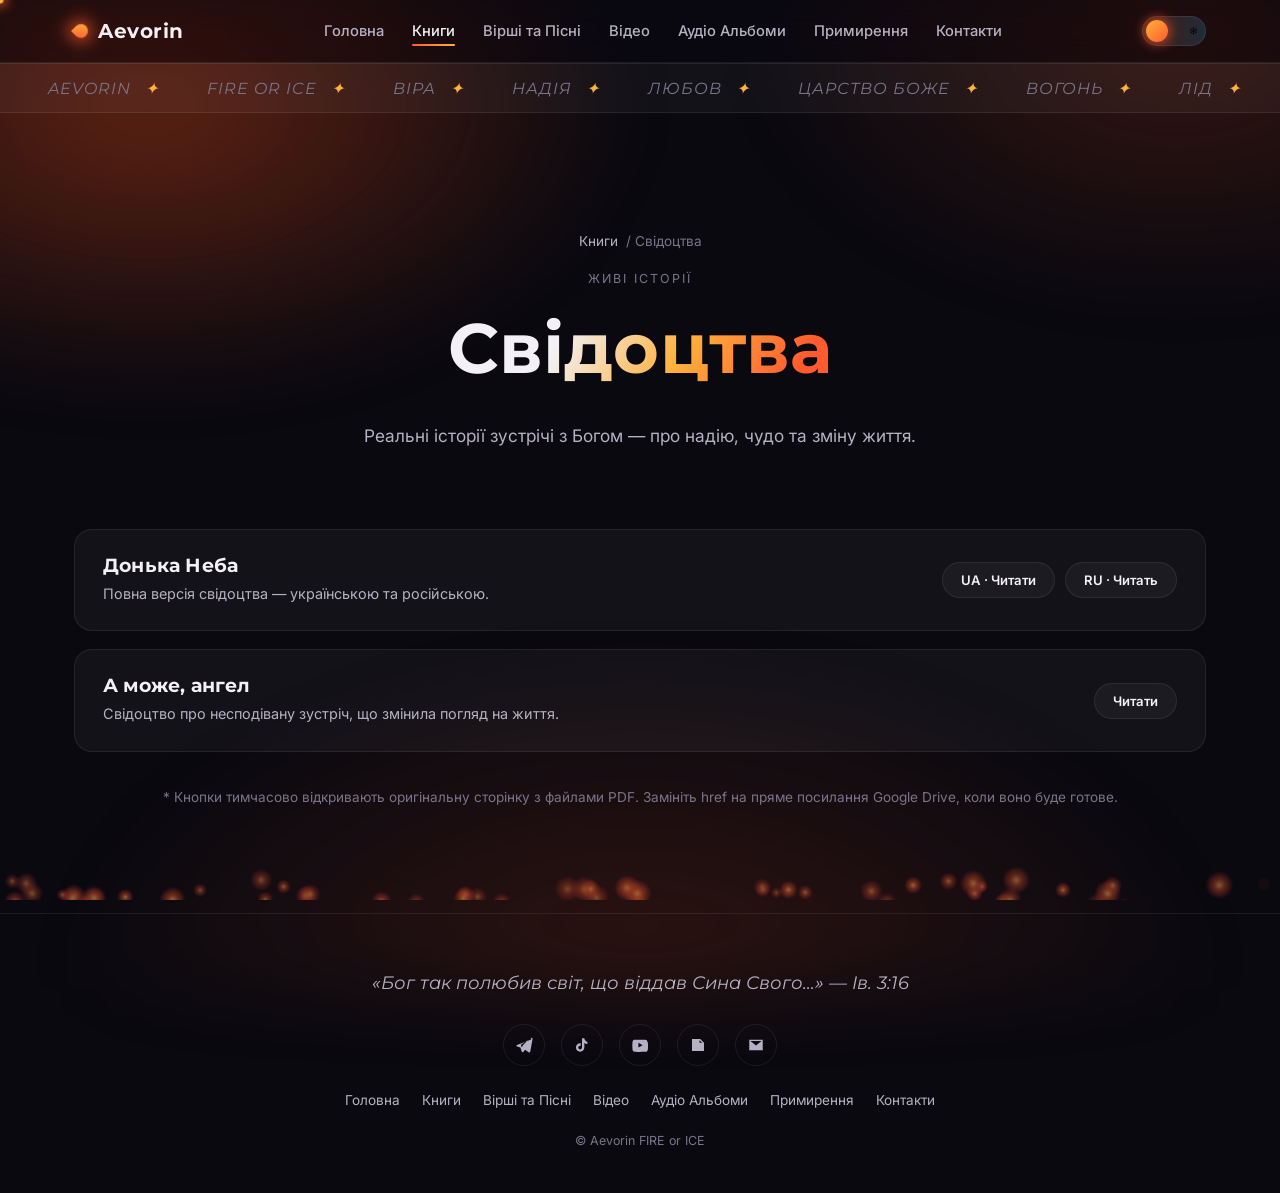
<file: books-testimonies.html>
<!DOCTYPE html>
<html lang="uk" data-theme="fire">
<head>
<meta charset="UTF-8">
<meta name="viewport" content="width=device-width, initial-scale=1.0">
<title>Свідоцтва — Aevorin FIRE or ICE</title>
<script>
  if (sessionStorage.getItem('aevorin-intro-shown')) {
    document.documentElement.classList.add('no-loader');
  } else {
    sessionStorage.setItem('aevorin-intro-shown', '1');
  }
</script>
<link rel="stylesheet" href="css/style.css">
</head>
<body>
<div id="page-curtain"></div>
<div id="loader"><div class="loader-mark"></div></div>
<canvas id="fx-canvas"></canvas>
<div class="bg-aurora"></div>

<header class="site-header">
  <div class="container nav-row">
    <a href="index.html" class="brand"><span class="flame"></span> Aevorin</a>
    <nav class="nav-links">
      <a href="index.html">Головна</a>
      <a href="books.html" class="active">Книги</a>
      <a href="poems.html">Вірші та Пісні</a>
      <a href="videos.html">Відео</a>
      <a href="audio.html">Аудіо Альбоми</a>
      <a href="reconciliation.html">Примирення</a>
      <a href="contacts.html">Контакти</a>
    </nav>
    <div class="nav-right">
      <button class="theme-toggle" aria-label="Перемкнути тему Вогонь/Лід" title="FIRE / ICE">
        <span class="icon fire">🔥</span><span class="icon ice">❄</span><span class="knob"></span>
      </button>
      <button class="burger" aria-label="Меню"><span></span><span></span><span></span></button>
    </div>
  </div>
</header>

<main>
  <section class="hero" style="padding-bottom:30px;">
    <div class="crumb"><a href="books.html">Книги</a> / Свідоцтва</div>
    <div class="eyebrow">Живі історії</div>
    <h1>Свідоцтва</h1>
    <p class="lede">Реальні історії зустрічі з Богом — про надію, чудо та зміну життя.</p>
  </section>

  <section class="section" style="padding-top:10px;">
    <div class="container">
      <div class="book-list reveal-stagger">

        <div class="book reveal">
          <div class="info"><h3>Донька Неба</h3><p>Повна версія свідоцтва — українською та російською.</p></div>
          <div class="langs">
            <a class="btn btn-ghost btn-sm" href="https://sites.google.com/view/aevorinfireorice/books/свідоцтва" target="_blank" rel="noopener">UA · Читати</a>
            <a class="btn btn-ghost btn-sm" href="https://sites.google.com/view/aevorinfireorice/books/свідоцтва" target="_blank" rel="noopener">RU · Читать</a>
          </div>
        </div>

        <div class="book reveal">
          <div class="info"><h3>А може, ангел</h3><p>Свідоцтво про несподівану зустріч, що змінила погляд на життя.</p></div>
          <div class="langs">
            <a class="btn btn-ghost btn-sm" href="https://sites.google.com/view/aevorinfireorice/books/свідоцтва" target="_blank" rel="noopener">Читати</a>
          </div>
        </div>

      </div>

      <p style="text-align:center; margin-top:34px; font-size:.85rem; color:var(--text-faint);">
        * Кнопки тимчасово відкривають оригінальну сторінку з файлами PDF. Замініть href на пряме посилання Google Drive, коли воно буде готове.
      </p>
    </div>
  </section>
</main>

<footer class="site-footer">
  <div class="container">
    <p class="footer-verse">«Бог так полюбив світ, що віддав Сина Свого…» — Ів. 3:16</p>
    <div class="footer-socials">
      <a href="https://t.me/YesOrNo20" target="_blank" rel="noopener" aria-label="Telegram"><svg viewBox="0 0 24 24"><path d="M21.5 4.5 2.7 11.9c-1 .4-1 1.8.1 2.1l4.4 1.4 1.7 5.4c.3 1 1.6 1.2 2.2.4l2.4-3 4.6 3.4c.9.6 2.1.1 2.3-1l3-16.7c.2-1.1-.9-1.9-1.9-1.4ZM8.9 15l-1-3.3 9.4-6.4-7.1 7.3-.1 1Z"/></svg></a>
      <a href="https://www.tiktok.com/@ae.vorin" target="_blank" rel="noopener" aria-label="TikTok"><svg viewBox="0 0 24 24"><path d="M16.6 5.8c-.9-.6-1.5-1.6-1.6-2.8h-3v12.4c0 1.4-1.1 2.5-2.5 2.5S7 16.8 7 15.4c0-1.4 1.1-2.5 2.5-2.5.3 0 .6 0 .8.1v-3.1c-.3 0-.5-.1-.8-.1-3.1 0-5.6 2.5-5.6 5.6s2.5 5.6 5.6 5.6 5.6-2.5 5.6-5.6V9.4c1.2.8 2.6 1.3 4.1 1.3V7.6c-.9 0-1.8-.3-2.6-.8Z"/></svg></a>
      <a href="https://www.youtube.com/@A_e_v_o_r_i_n" target="_blank" rel="noopener" aria-label="YouTube"><svg viewBox="0 0 24 24"><path d="M22 8.4s-.2-1.6-.8-2.3c-.8-.9-1.7-.9-2.1-1C16.3 5 12 5 12 5h0s-4.3 0-7.1.1c-.4 0-1.3.1-2.1 1C2.2 6.8 2 8.4 2 8.4S1.8 10.3 1.8 12.2v1.6c0 1.9.2 3.8.2 3.8s.2 1.6.8 2.3c.8.9 1.9.9 2.4 1 1.7.2 7.3.3 7.3.3s4.3 0 7.1-.1c.4 0 1.3-.1 2.1-1 .6-.7.8-2.3.8-2.3s.2-1.9.2-3.8v-1.6c0-1.9-.2-3.8-.2-3.8ZM9.9 15.4V9.1l5.6 3.2-5.6 3.1Z"/></svg></a>
      <a href="https://fireorice-blog.blogspot.com" target="_blank" rel="noopener" aria-label="Блог"><svg viewBox="0 0 24 24"><path d="M4 4h11l5 5v11H4Zm10 1.5V9h3.5ZM7 12h7v1.5H7Zm0 3h10v1.5H7Zm0-6h4v1.5H7Z"/></svg></a>
      <a href="mailto:aevorin2026@gmail.com" aria-label="Email"><svg viewBox="0 0 24 24"><path d="M3 5h18v14H3Zm1.6 1.6 7.4 6 7.4-6"/></svg></a>
    </div>
    <nav class="footer-nav">
      <a href="index.html">Головна</a>
      <a href="books.html">Книги</a>
      <a href="poems.html">Вірші та Пісні</a>
      <a href="videos.html">Відео</a>
      <a href="audio.html">Аудіо Альбоми</a>
      <a href="reconciliation.html">Примирення</a>
      <a href="contacts.html">Контакти</a>
    </nav>
    <p class="footer-fine">© Aevorin FIRE or ICE</p>
  </div>
</footer>

<script src="js/script.js"></script>
</body>
</html>
</file>
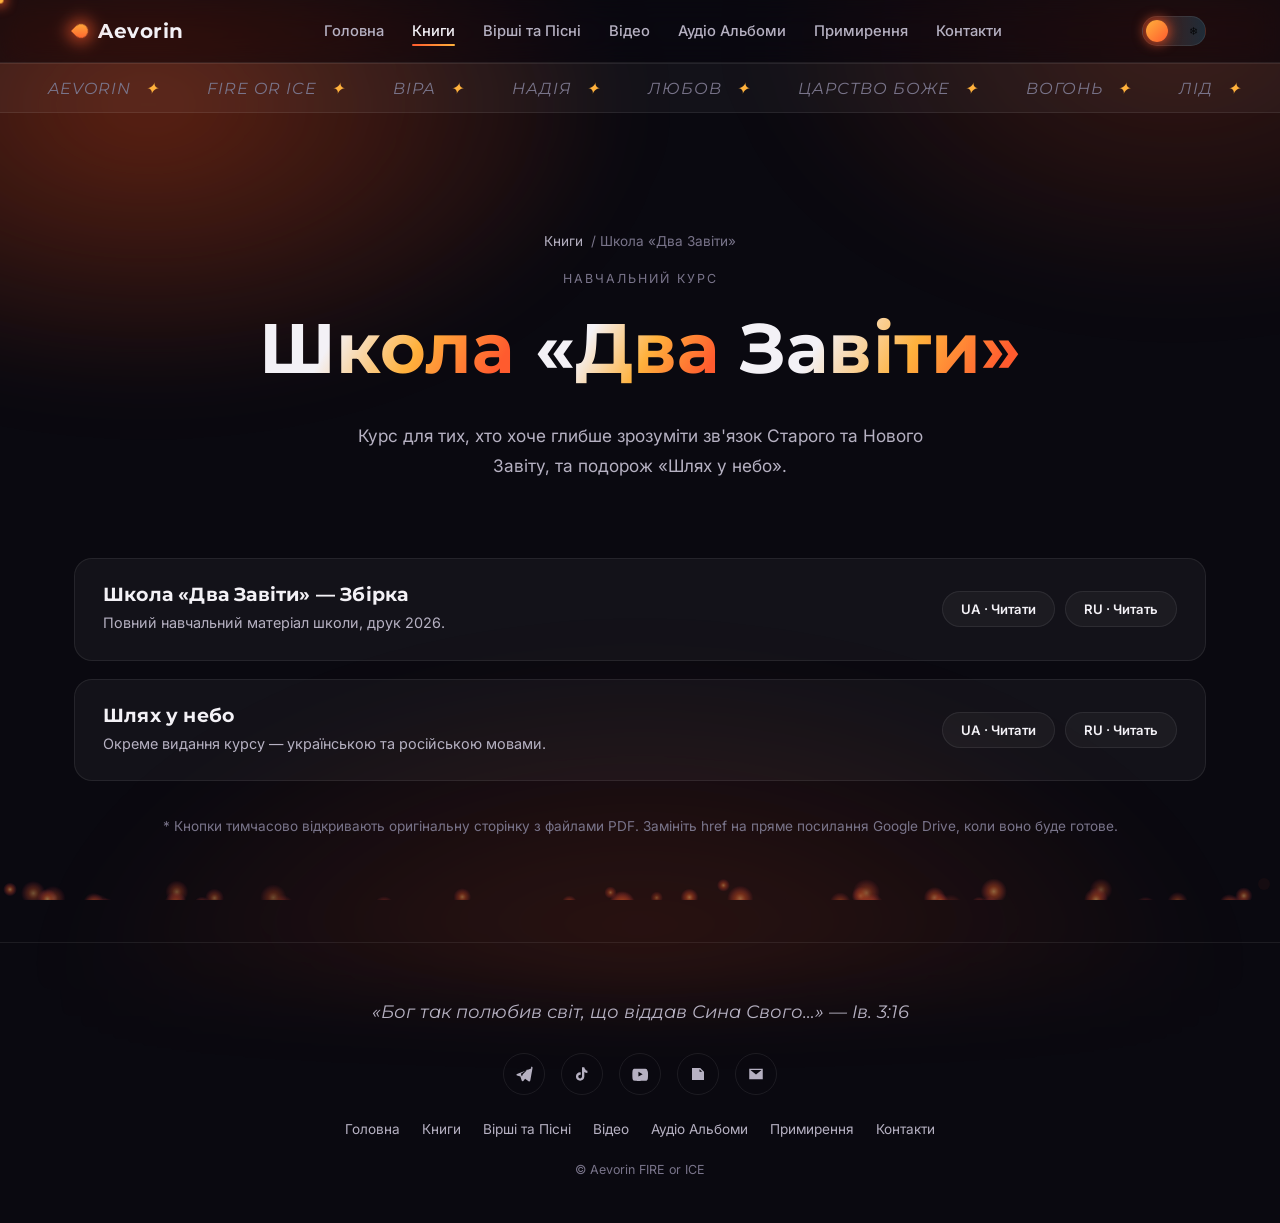
<file: books-two-testaments.html>
<!DOCTYPE html>
<html lang="uk" data-theme="fire">
<head>
<meta charset="UTF-8">
<meta name="viewport" content="width=device-width, initial-scale=1.0">
<title>Школа «Два Завіти» — Aevorin FIRE or ICE</title>
<script>
  if (sessionStorage.getItem('aevorin-intro-shown')) {
    document.documentElement.classList.add('no-loader');
  } else {
    sessionStorage.setItem('aevorin-intro-shown', '1');
  }
</script>
<link rel="stylesheet" href="css/style.css">
</head>
<body>
<div id="page-curtain"></div>
<div id="loader"><div class="loader-mark"></div></div>
<canvas id="fx-canvas"></canvas>
<div class="bg-aurora"></div>

<header class="site-header">
  <div class="container nav-row">
    <a href="index.html" class="brand"><span class="flame"></span> Aevorin</a>
    <nav class="nav-links">
      <a href="index.html">Головна</a>
      <a href="books.html" class="active">Книги</a>
      <a href="poems.html">Вірші та Пісні</a>
      <a href="videos.html">Відео</a>
      <a href="audio.html">Аудіо Альбоми</a>
      <a href="reconciliation.html">Примирення</a>
      <a href="contacts.html">Контакти</a>
    </nav>
    <div class="nav-right">
      <button class="theme-toggle" aria-label="Перемкнути тему Вогонь/Лід" title="FIRE / ICE">
        <span class="icon fire">🔥</span><span class="icon ice">❄</span><span class="knob"></span>
      </button>
      <button class="burger" aria-label="Меню"><span></span><span></span><span></span></button>
    </div>
  </div>
</header>

<main>
  <section class="hero" style="padding-bottom:30px;">
    <div class="crumb"><a href="books.html">Книги</a> / Школа «Два Завіти»</div>
    <div class="eyebrow">Навчальний курс</div>
    <h1>Школа «Два Завіти»</h1>
    <p class="lede">Курс для тих, хто хоче глибше зрозуміти зв'язок Старого та Нового Завіту, та подорож «Шлях у небо».</p>
  </section>

  <section class="section" style="padding-top:10px;">
    <div class="container">
      <div class="book-list reveal-stagger">

        <div class="book reveal">
          <div class="info">
            <h3>Школа «Два Завіти» — Збірка</h3>
            <p>Повний навчальний матеріал школи, друк 2026.</p>
          </div>
          <div class="langs">
            <a class="btn btn-ghost btn-sm" href="https://sites.google.com/view/aevorinfireorice/books/школа-два-завіти" target="_blank" rel="noopener">UA · Читати</a>
            <a class="btn btn-ghost btn-sm" href="https://sites.google.com/view/aevorinfireorice/books/школа-два-завіти" target="_blank" rel="noopener">RU · Читать</a>
          </div>
        </div>

        <div class="book reveal">
          <div class="info">
            <h3>Шлях у небо</h3>
            <p>Окреме видання курсу — українською та російською мовами.</p>
          </div>
          <div class="langs">
            <a class="btn btn-ghost btn-sm" href="https://sites.google.com/view/aevorinfireorice/books/школа-два-завіти" target="_blank" rel="noopener">UA · Читати</a>
            <a class="btn btn-ghost btn-sm" href="https://sites.google.com/view/aevorinfireorice/books/школа-два-завіти" target="_blank" rel="noopener">RU · Читать</a>
          </div>
        </div>

      </div>

      <p style="text-align:center; margin-top:34px; font-size:.85rem; color:var(--text-faint);">
        * Кнопки тимчасово відкривають оригінальну сторінку з файлами PDF. Замініть href на пряме посилання Google Drive, коли воно буде готове.
      </p>
    </div>
  </section>
</main>

<footer class="site-footer">
  <div class="container">
    <p class="footer-verse">«Бог так полюбив світ, що віддав Сина Свого…» — Ів. 3:16</p>
    <div class="footer-socials">
      <a href="https://t.me/YesOrNo20" target="_blank" rel="noopener" aria-label="Telegram"><svg viewBox="0 0 24 24"><path d="M21.5 4.5 2.7 11.9c-1 .4-1 1.8.1 2.1l4.4 1.4 1.7 5.4c.3 1 1.6 1.2 2.2.4l2.4-3 4.6 3.4c.9.6 2.1.1 2.3-1l3-16.7c.2-1.1-.9-1.9-1.9-1.4ZM8.9 15l-1-3.3 9.4-6.4-7.1 7.3-.1 1Z"/></svg></a>
      <a href="https://www.tiktok.com/@ae.vorin" target="_blank" rel="noopener" aria-label="TikTok"><svg viewBox="0 0 24 24"><path d="M16.6 5.8c-.9-.6-1.5-1.6-1.6-2.8h-3v12.4c0 1.4-1.1 2.5-2.5 2.5S7 16.8 7 15.4c0-1.4 1.1-2.5 2.5-2.5.3 0 .6 0 .8.1v-3.1c-.3 0-.5-.1-.8-.1-3.1 0-5.6 2.5-5.6 5.6s2.5 5.6 5.6 5.6 5.6-2.5 5.6-5.6V9.4c1.2.8 2.6 1.3 4.1 1.3V7.6c-.9 0-1.8-.3-2.6-.8Z"/></svg></a>
      <a href="https://www.youtube.com/@A_e_v_o_r_i_n" target="_blank" rel="noopener" aria-label="YouTube"><svg viewBox="0 0 24 24"><path d="M22 8.4s-.2-1.6-.8-2.3c-.8-.9-1.7-.9-2.1-1C16.3 5 12 5 12 5h0s-4.3 0-7.1.1c-.4 0-1.3.1-2.1 1C2.2 6.8 2 8.4 2 8.4S1.8 10.3 1.8 12.2v1.6c0 1.9.2 3.8.2 3.8s.2 1.6.8 2.3c.8.9 1.9.9 2.4 1 1.7.2 7.3.3 7.3.3s4.3 0 7.1-.1c.4 0 1.3-.1 2.1-1 .6-.7.8-2.3.8-2.3s.2-1.9.2-3.8v-1.6c0-1.9-.2-3.8-.2-3.8ZM9.9 15.4V9.1l5.6 3.2-5.6 3.1Z"/></svg></a>
      <a href="https://fireorice-blog.blogspot.com" target="_blank" rel="noopener" aria-label="Блог"><svg viewBox="0 0 24 24"><path d="M4 4h11l5 5v11H4Zm10 1.5V9h3.5ZM7 12h7v1.5H7Zm0 3h10v1.5H7Zm0-6h4v1.5H7Z"/></svg></a>
      <a href="mailto:aevorin2026@gmail.com" aria-label="Email"><svg viewBox="0 0 24 24"><path d="M3 5h18v14H3Zm1.6 1.6 7.4 6 7.4-6"/></svg></a>
    </div>
    <nav class="footer-nav">
      <a href="index.html">Головна</a>
      <a href="books.html">Книги</a>
      <a href="poems.html">Вірші та Пісні</a>
      <a href="videos.html">Відео</a>
      <a href="audio.html">Аудіо Альбоми</a>
      <a href="reconciliation.html">Примирення</a>
      <a href="contacts.html">Контакти</a>
    </nav>
    <p class="footer-fine">© Aevorin FIRE or ICE</p>
  </div>
</footer>

<script src="js/script.js"></script>
</body>
</html>
</file>
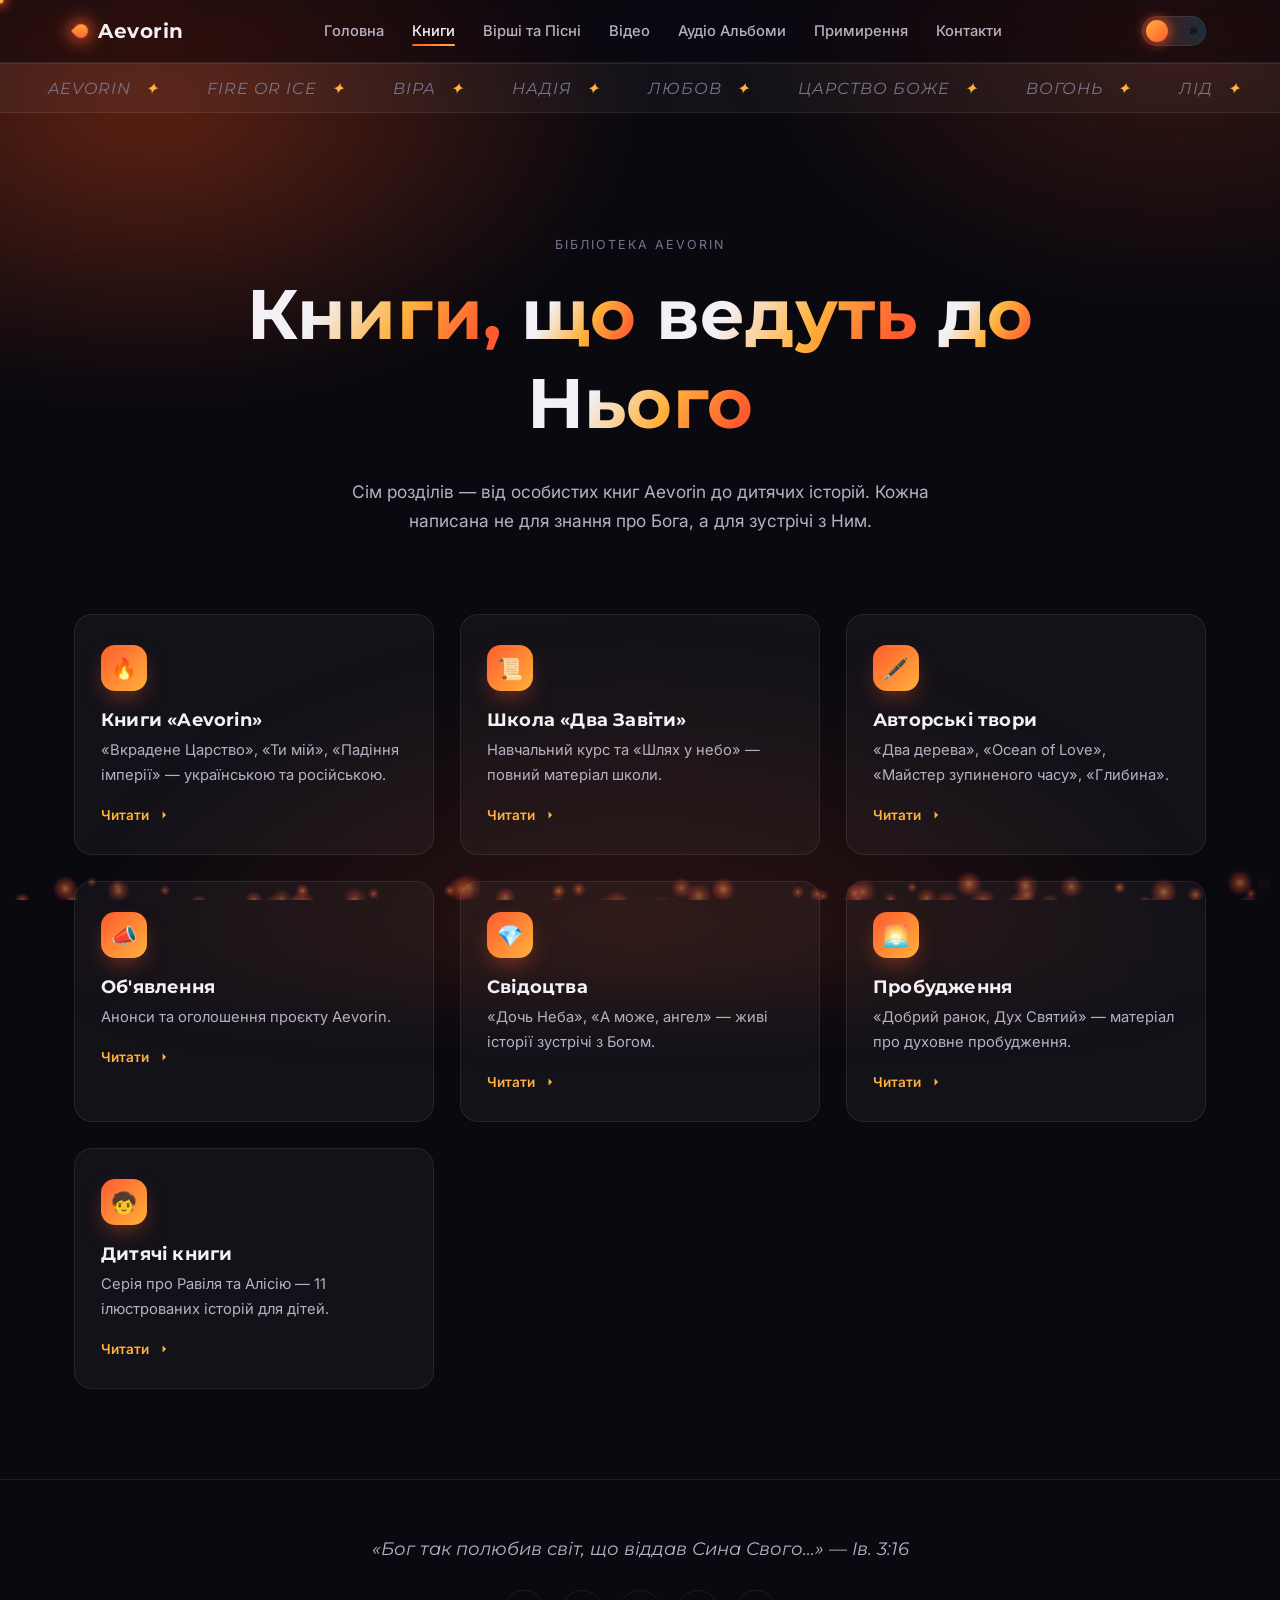
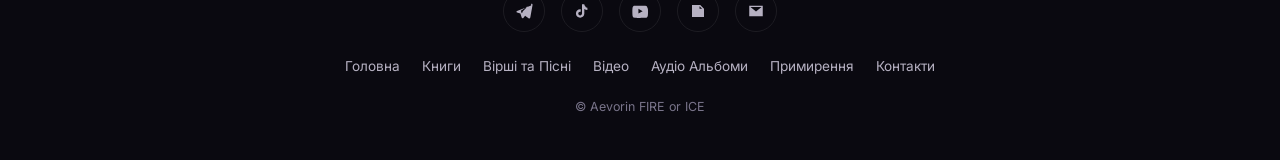
<file: books.html>
<!DOCTYPE html>
<html lang="uk" data-theme="fire">
<head>
<meta charset="UTF-8">
<meta name="viewport" content="width=device-width, initial-scale=1.0">
<title>Книги — Aevorin FIRE or ICE</title>
<script>
  if (sessionStorage.getItem('aevorin-intro-shown')) {
    document.documentElement.classList.add('no-loader');
  } else {
    sessionStorage.setItem('aevorin-intro-shown', '1');
  }
</script>
<link rel="stylesheet" href="css/style.css">
</head>
<body>
<div id="page-curtain"></div>
<div id="loader"><div class="loader-mark"></div></div>
<canvas id="fx-canvas"></canvas>
<div class="bg-aurora"></div>

<header class="site-header">
  <div class="container nav-row">
    <a href="index.html" class="brand"><span class="flame"></span> Aevorin</a>
    <nav class="nav-links">
      <a href="index.html">Головна</a>
      <a href="books.html" class="active">Книги</a>
      <a href="poems.html">Вірші та Пісні</a>
      <a href="videos.html">Відео</a>
      <a href="audio.html">Аудіо Альбоми</a>
      <a href="reconciliation.html">Примирення</a>
      <a href="contacts.html">Контакти</a>
    </nav>
    <div class="nav-right">
      <button class="theme-toggle" aria-label="Перемкнути тему Вогонь/Лід" title="FIRE / ICE">
        <span class="icon fire">🔥</span><span class="icon ice">❄</span><span class="knob"></span>
      </button>
      <button class="burger" aria-label="Меню"><span></span><span></span><span></span></button>
    </div>
  </div>
</header>

<main>
  <section class="hero" style="padding-bottom:40px;">
    <div class="eyebrow">Бібліотека Aevorin</div>
    <h1>Книги, що ведуть до Нього</h1>
    <p class="lede">
      Сім розділів — від особистих книг Aevorin до дитячих історій. Кожна
      написана не для знання про Бога, а для зустрічі з Ним.
    </p>
  </section>

  <section class="section" style="padding-top:0;">
    <div class="container">
      <div class="grid grid-3 reveal-stagger">

        <a href="books-aevorin.html" class="card reveal">
          <div class="icon">🔥</div>
          <h3>Книги «Aevorin»</h3>
          <p>«Вкрадене Царство», «Ти мій», «Падіння імперії» — українською та російською.</p>
          <span class="card-link">Читати <svg viewBox="0 0 24 24"><path fill="currentColor" d="M5 12h14M13 6l6 6-6 6"/></svg></span>
        </a>

        <a href="books-two-testaments.html" class="card reveal">
          <div class="icon">📜</div>
          <h3>Школа «Два Завіти»</h3>
          <p>Навчальний курс та «Шлях у небо» — повний матеріал школи.</p>
          <span class="card-link">Читати <svg viewBox="0 0 24 24"><path fill="currentColor" d="M5 12h14M13 6l6 6-6 6"/></svg></span>
        </a>

        <a href="books-author.html" class="card reveal">
          <div class="icon">🖋️</div>
          <h3>Авторські твори</h3>
          <p>«Два дерева», «Ocean of Love», «Майстер зупиненого часу», «Глибина».</p>
          <span class="card-link">Читати <svg viewBox="0 0 24 24"><path fill="currentColor" d="M5 12h14M13 6l6 6-6 6"/></svg></span>
        </a>

        <a href="books-announcements.html" class="card reveal">
          <div class="icon">📣</div>
          <h3>Об'явлення</h3>
          <p>Анонси та оголошення проєкту Aevorin.</p>
          <span class="card-link">Читати <svg viewBox="0 0 24 24"><path fill="currentColor" d="M5 12h14M13 6l6 6-6 6"/></svg></span>
        </a>

        <a href="books-testimonies.html" class="card reveal">
          <div class="icon">💎</div>
          <h3>Свідоцтва</h3>
          <p>«Дочь Неба», «А може, ангел» — живі історії зустрічі з Богом.</p>
          <span class="card-link">Читати <svg viewBox="0 0 24 24"><path fill="currentColor" d="M5 12h14M13 6l6 6-6 6"/></svg></span>
        </a>

        <a href="books-revival.html" class="card reveal">
          <div class="icon">🌅</div>
          <h3>Пробудження</h3>
          <p>«Добрий ранок, Дух Святий» — матеріал про духовне пробудження.</p>
          <span class="card-link">Читати <svg viewBox="0 0 24 24"><path fill="currentColor" d="M5 12h14M13 6l6 6-6 6"/></svg></span>
        </a>

        <a href="books-children.html" class="card reveal" style="grid-column: span 1;">
          <div class="icon">🧒</div>
          <h3>Дитячі книги</h3>
          <p>Серія про Равіля та Алісію — 11 ілюстрованих історій для дітей.</p>
          <span class="card-link">Читати <svg viewBox="0 0 24 24"><path fill="currentColor" d="M5 12h14M13 6l6 6-6 6"/></svg></span>
        </a>

      </div>
    </div>
  </section>
</main>

<footer class="site-footer">
  <div class="container">
    <p class="footer-verse">«Бог так полюбив світ, що віддав Сина Свого…» — Ів. 3:16</p>
    <div class="footer-socials">
      <a href="https://t.me/YesOrNo20" target="_blank" rel="noopener" aria-label="Telegram"><svg viewBox="0 0 24 24"><path d="M21.5 4.5 2.7 11.9c-1 .4-1 1.8.1 2.1l4.4 1.4 1.7 5.4c.3 1 1.6 1.2 2.2.4l2.4-3 4.6 3.4c.9.6 2.1.1 2.3-1l3-16.7c.2-1.1-.9-1.9-1.9-1.4ZM8.9 15l-1-3.3 9.4-6.4-7.1 7.3-.1 1Z"/></svg></a>
      <a href="https://www.tiktok.com/@ae.vorin" target="_blank" rel="noopener" aria-label="TikTok"><svg viewBox="0 0 24 24"><path d="M16.6 5.8c-.9-.6-1.5-1.6-1.6-2.8h-3v12.4c0 1.4-1.1 2.5-2.5 2.5S7 16.8 7 15.4c0-1.4 1.1-2.5 2.5-2.5.3 0 .6 0 .8.1v-3.1c-.3 0-.5-.1-.8-.1-3.1 0-5.6 2.5-5.6 5.6s2.5 5.6 5.6 5.6 5.6-2.5 5.6-5.6V9.4c1.2.8 2.6 1.3 4.1 1.3V7.6c-.9 0-1.8-.3-2.6-.8Z"/></svg></a>
      <a href="https://www.youtube.com/@A_e_v_o_r_i_n" target="_blank" rel="noopener" aria-label="YouTube"><svg viewBox="0 0 24 24"><path d="M22 8.4s-.2-1.6-.8-2.3c-.8-.9-1.7-.9-2.1-1C16.3 5 12 5 12 5h0s-4.3 0-7.1.1c-.4 0-1.3.1-2.1 1C2.2 6.8 2 8.4 2 8.4S1.8 10.3 1.8 12.2v1.6c0 1.9.2 3.8.2 3.8s.2 1.6.8 2.3c.8.9 1.9.9 2.4 1 1.7.2 7.3.3 7.3.3s4.3 0 7.1-.1c.4 0 1.3-.1 2.1-1 .6-.7.8-2.3.8-2.3s.2-1.9.2-3.8v-1.6c0-1.9-.2-3.8-.2-3.8ZM9.9 15.4V9.1l5.6 3.2-5.6 3.1Z"/></svg></a>
      <a href="https://fireorice-blog.blogspot.com" target="_blank" rel="noopener" aria-label="Блог"><svg viewBox="0 0 24 24"><path d="M4 4h11l5 5v11H4Zm10 1.5V9h3.5ZM7 12h7v1.5H7Zm0 3h10v1.5H7Zm0-6h4v1.5H7Z"/></svg></a>
      <a href="mailto:aevorin2026@gmail.com" aria-label="Email"><svg viewBox="0 0 24 24"><path d="M3 5h18v14H3Zm1.6 1.6 7.4 6 7.4-6"/></svg></a>
    </div>
    <nav class="footer-nav">
      <a href="index.html">Головна</a>
      <a href="books.html">Книги</a>
      <a href="poems.html">Вірші та Пісні</a>
      <a href="videos.html">Відео</a>
      <a href="audio.html">Аудіо Альбоми</a>
      <a href="reconciliation.html">Примирення</a>
      <a href="contacts.html">Контакти</a>
    </nav>
    <p class="footer-fine">© Aevorin FIRE or ICE</p>
  </div>
</footer>

<script src="js/script.js"></script>
</body>
</html>
</file>
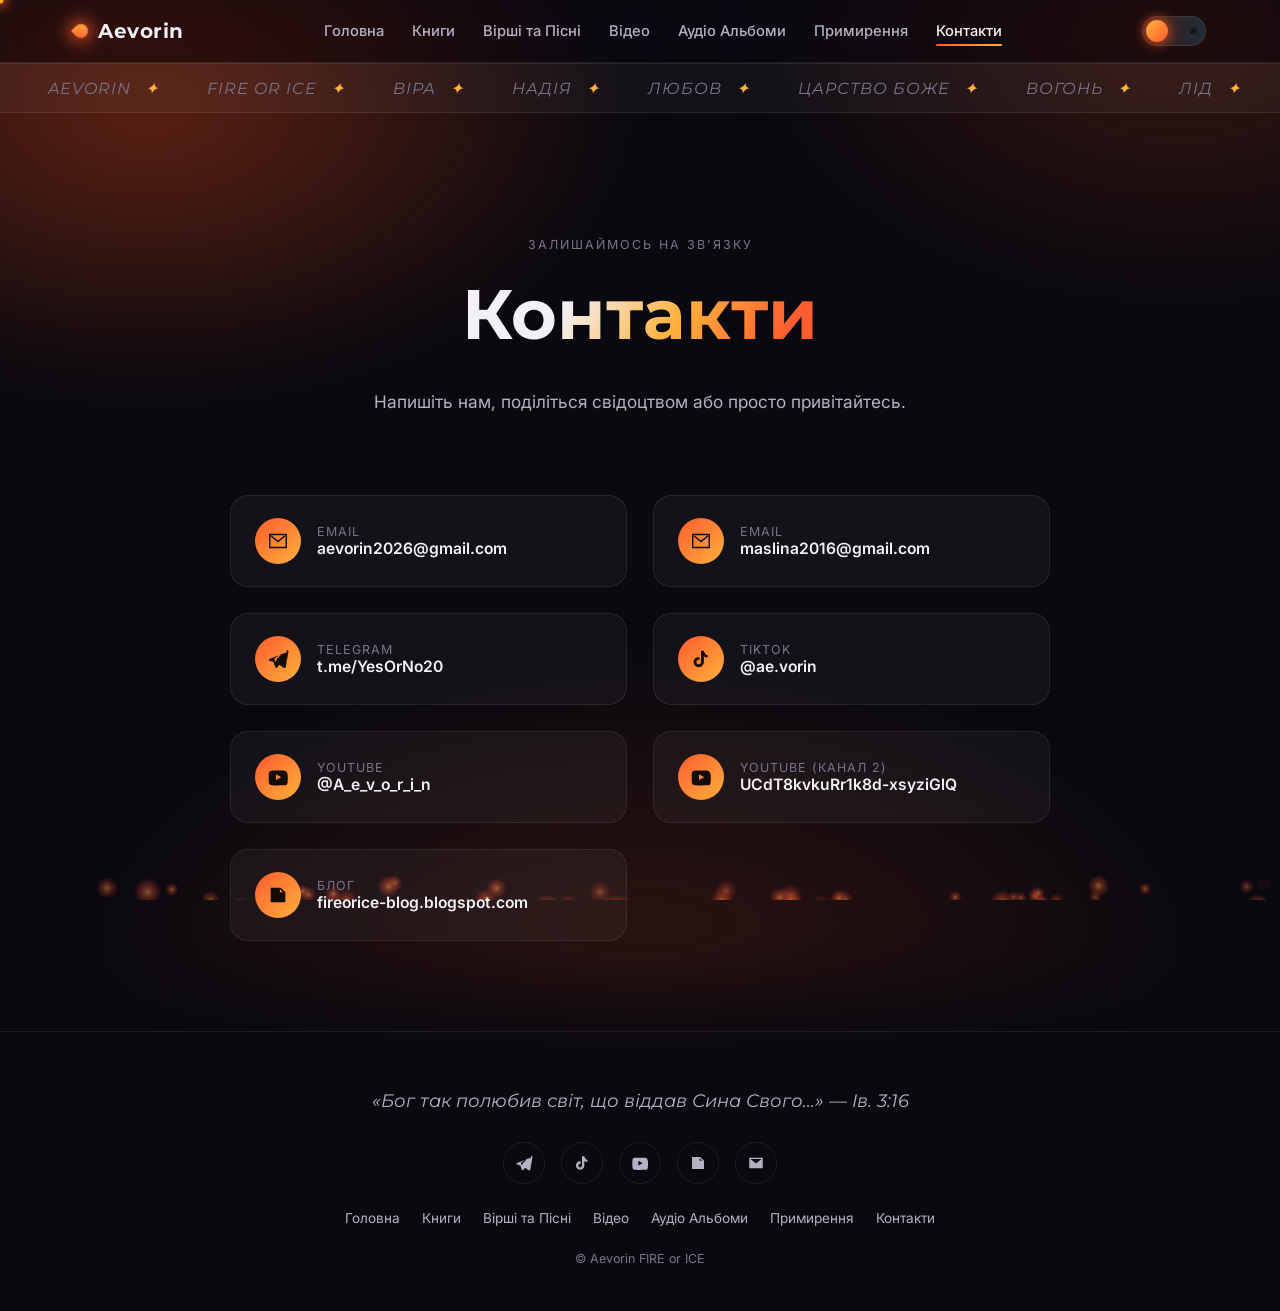
<file: contacts.html>
<!DOCTYPE html>
<html lang="uk" data-theme="fire">
<head>
<meta charset="UTF-8">
<meta name="viewport" content="width=device-width, initial-scale=1.0">
<title>Контакти — Aevorin FIRE or ICE</title>
<script>
  if (sessionStorage.getItem('aevorin-intro-shown')) {
    document.documentElement.classList.add('no-loader');
  } else {
    sessionStorage.setItem('aevorin-intro-shown', '1');
  }
</script>
<link rel="stylesheet" href="css/style.css">
</head>
<body>
<div id="page-curtain"></div>
<div id="loader"><div class="loader-mark"></div></div>
<canvas id="fx-canvas"></canvas>
<div class="bg-aurora"></div>

<header class="site-header">
  <div class="container nav-row">
    <a href="index.html" class="brand"><span class="flame"></span> Aevorin</a>
    <nav class="nav-links">
      <a href="index.html">Головна</a>
      <a href="books.html">Книги</a>
      <a href="poems.html">Вірші та Пісні</a>
      <a href="videos.html">Відео</a>
      <a href="audio.html">Аудіо Альбоми</a>
      <a href="reconciliation.html">Примирення</a>
      <a href="contacts.html" class="active">Контакти</a>
    </nav>
    <div class="nav-right">
      <button class="theme-toggle" aria-label="Перемкнути тему Вогонь/Лід" title="FIRE / ICE">
        <span class="icon fire">🔥</span><span class="icon ice">❄</span><span class="knob"></span>
      </button>
      <button class="burger" aria-label="Меню"><span></span><span></span><span></span></button>
    </div>
  </div>
</header>

<main>
  <section class="hero" style="padding-bottom:30px;">
    <div class="eyebrow">Залишаймось на зв'язку</div>
    <h1>Контакти</h1>
    <p class="lede">Напишіть нам, поділіться свідоцтвом або просто привітайтесь.</p>
  </section>

  <section class="section" style="padding-top:10px;">
    <div class="container">
      <div class="grid grid-2 reveal-stagger" style="max-width: 820px; margin: 0 auto;">

        <a href="mailto:aevorin2026@gmail.com" class="contact-card reveal">
          <div class="icon"><svg viewBox="0 0 24 24"><path d="M3 5h18v14H3Zm1.6 1.6 7.4 6 7.4-6" fill="none" stroke="#140a06" stroke-width="1.6"/></svg></div>
          <div><div class="label">Email</div><div class="value">aevorin2026@gmail.com</div></div>
        </a>

        <a href="mailto:maslina2016@gmail.com" class="contact-card reveal">
          <div class="icon"><svg viewBox="0 0 24 24"><path d="M3 5h18v14H3Zm1.6 1.6 7.4 6 7.4-6" fill="none" stroke="#140a06" stroke-width="1.6"/></svg></div>
          <div><div class="label">Email</div><div class="value">maslina2016@gmail.com</div></div>
        </a>

        <a href="https://t.me/YesOrNo20" target="_blank" rel="noopener" class="contact-card reveal">
          <div class="icon"><svg viewBox="0 0 24 24"><path d="M21.5 4.5 2.7 11.9c-1 .4-1 1.8.1 2.1l4.4 1.4 1.7 5.4c.3 1 1.6 1.2 2.2.4l2.4-3 4.6 3.4c.9.6 2.1.1 2.3-1l3-16.7c.2-1.1-.9-1.9-1.9-1.4ZM8.9 15l-1-3.3 9.4-6.4-7.1 7.3-.1 1Z" fill="#140a06"/></svg></div>
          <div><div class="label">Telegram</div><div class="value">t.me/YesOrNo20</div></div>
        </a>

        <a href="https://www.tiktok.com/@ae.vorin" target="_blank" rel="noopener" class="contact-card reveal">
          <div class="icon"><svg viewBox="0 0 24 24"><path d="M16.6 5.8c-.9-.6-1.5-1.6-1.6-2.8h-3v12.4c0 1.4-1.1 2.5-2.5 2.5S7 16.8 7 15.4c0-1.4 1.1-2.5 2.5-2.5.3 0 .6 0 .8.1v-3.1c-.3 0-.5-.1-.8-.1-3.1 0-5.6 2.5-5.6 5.6s2.5 5.6 5.6 5.6 5.6-2.5 5.6-5.6V9.4c1.2.8 2.6 1.3 4.1 1.3V7.6c-.9 0-1.8-.3-2.6-.8Z" fill="#140a06"/></svg></div>
          <div><div class="label">TikTok</div><div class="value">@ae.vorin</div></div>
        </a>

        <a href="https://www.youtube.com/@A_e_v_o_r_i_n" target="_blank" rel="noopener" class="contact-card reveal">
          <div class="icon"><svg viewBox="0 0 24 24"><path d="M22 8.4s-.2-1.6-.8-2.3c-.8-.9-1.7-.9-2.1-1C16.3 5 12 5 12 5h0s-4.3 0-7.1.1c-.4 0-1.3.1-2.1 1C2.2 6.8 2 8.4 2 8.4S1.8 10.3 1.8 12.2v1.6c0 1.9.2 3.8.2 3.8s.2 1.6.8 2.3c.8.9 1.9.9 2.4 1 1.7.2 7.3.3 7.3.3s4.3 0 7.1-.1c.4 0 1.3-.1 2.1-1 .6-.7.8-2.3.8-2.3s.2-1.9.2-3.8v-1.6c0-1.9-.2-3.8-.2-3.8ZM9.9 15.4V9.1l5.6 3.2-5.6 3.1Z" fill="#140a06"/></svg></div>
          <div><div class="label">YouTube</div><div class="value">@A_e_v_o_r_i_n</div></div>
        </a>

        <a href="https://www.youtube.com/channel/UCdT8kvkuRr1k8d-xsyziGlQ" target="_blank" rel="noopener" class="contact-card reveal">
          <div class="icon"><svg viewBox="0 0 24 24"><path d="M22 8.4s-.2-1.6-.8-2.3c-.8-.9-1.7-.9-2.1-1C16.3 5 12 5 12 5h0s-4.3 0-7.1.1c-.4 0-1.3.1-2.1 1C2.2 6.8 2 8.4 2 8.4S1.8 10.3 1.8 12.2v1.6c0 1.9.2 3.8.2 3.8s.2 1.6.8 2.3c.8.9 1.9.9 2.4 1 1.7.2 7.3.3 7.3.3s4.3 0 7.1-.1c.4 0 1.3-.1 2.1-1 .6-.7.8-2.3.8-2.3s.2-1.9.2-3.8v-1.6c0-1.9-.2-3.8-.2-3.8ZM9.9 15.4V9.1l5.6 3.2-5.6 3.1Z" fill="#140a06"/></svg></div>
          <div><div class="label">YouTube (канал 2)</div><div class="value">UCdT8kvkuRr1k8d-xsyziGlQ</div></div>
        </a>

        <a href="https://fireorice-blog.blogspot.com" target="_blank" rel="noopener" class="contact-card reveal">
          <div class="icon"><svg viewBox="0 0 24 24"><path d="M4 4h11l5 5v11H4Zm10 1.5V9h3.5ZM7 12h7v1.5H7Zm0 3h10v1.5H7Zm0-6h4v1.5H7Z" fill="#140a06"/></svg></div>
          <div><div class="label">Блог</div><div class="value">fireorice-blog.blogspot.com</div></div>
        </a>

      </div>
    </div>
  </section>
</main>

<footer class="site-footer">
  <div class="container">
    <p class="footer-verse">«Бог так полюбив світ, що віддав Сина Свого…» — Ів. 3:16</p>
    <div class="footer-socials">
      <a href="https://t.me/YesOrNo20" target="_blank" rel="noopener" aria-label="Telegram"><svg viewBox="0 0 24 24"><path d="M21.5 4.5 2.7 11.9c-1 .4-1 1.8.1 2.1l4.4 1.4 1.7 5.4c.3 1 1.6 1.2 2.2.4l2.4-3 4.6 3.4c.9.6 2.1.1 2.3-1l3-16.7c.2-1.1-.9-1.9-1.9-1.4ZM8.9 15l-1-3.3 9.4-6.4-7.1 7.3-.1 1Z"/></svg></a>
      <a href="https://www.tiktok.com/@ae.vorin" target="_blank" rel="noopener" aria-label="TikTok"><svg viewBox="0 0 24 24"><path d="M16.6 5.8c-.9-.6-1.5-1.6-1.6-2.8h-3v12.4c0 1.4-1.1 2.5-2.5 2.5S7 16.8 7 15.4c0-1.4 1.1-2.5 2.5-2.5.3 0 .6 0 .8.1v-3.1c-.3 0-.5-.1-.8-.1-3.1 0-5.6 2.5-5.6 5.6s2.5 5.6 5.6 5.6 5.6-2.5 5.6-5.6V9.4c1.2.8 2.6 1.3 4.1 1.3V7.6c-.9 0-1.8-.3-2.6-.8Z"/></svg></a>
      <a href="https://www.youtube.com/@A_e_v_o_r_i_n" target="_blank" rel="noopener" aria-label="YouTube"><svg viewBox="0 0 24 24"><path d="M22 8.4s-.2-1.6-.8-2.3c-.8-.9-1.7-.9-2.1-1C16.3 5 12 5 12 5h0s-4.3 0-7.1.1c-.4 0-1.3.1-2.1 1C2.2 6.8 2 8.4 2 8.4S1.8 10.3 1.8 12.2v1.6c0 1.9.2 3.8.2 3.8s.2 1.6.8 2.3c.8.9 1.9.9 2.4 1 1.7.2 7.3.3 7.3.3s4.3 0 7.1-.1c.4 0 1.3-.1 2.1-1 .6-.7.8-2.3.8-2.3s.2-1.9.2-3.8v-1.6c0-1.9-.2-3.8-.2-3.8ZM9.9 15.4V9.1l5.6 3.2-5.6 3.1Z"/></svg></a>
      <a href="https://fireorice-blog.blogspot.com" target="_blank" rel="noopener" aria-label="Блог"><svg viewBox="0 0 24 24"><path d="M4 4h11l5 5v11H4Zm10 1.5V9h3.5ZM7 12h7v1.5H7Zm0 3h10v1.5H7Zm0-6h4v1.5H7Z"/></svg></a>
      <a href="mailto:aevorin2026@gmail.com" aria-label="Email"><svg viewBox="0 0 24 24"><path d="M3 5h18v14H3Zm1.6 1.6 7.4 6 7.4-6"/></svg></a>
    </div>
    <nav class="footer-nav">
      <a href="index.html">Головна</a>
      <a href="books.html">Книги</a>
      <a href="poems.html">Вірші та Пісні</a>
      <a href="videos.html">Відео</a>
      <a href="audio.html">Аудіо Альбоми</a>
      <a href="reconciliation.html">Примирення</a>
      <a href="contacts.html">Контакти</a>
    </nav>
    <p class="footer-fine">© Aevorin FIRE or ICE</p>
  </div>
</footer>

<script src="js/script.js"></script>
</body>
</html>
</file>
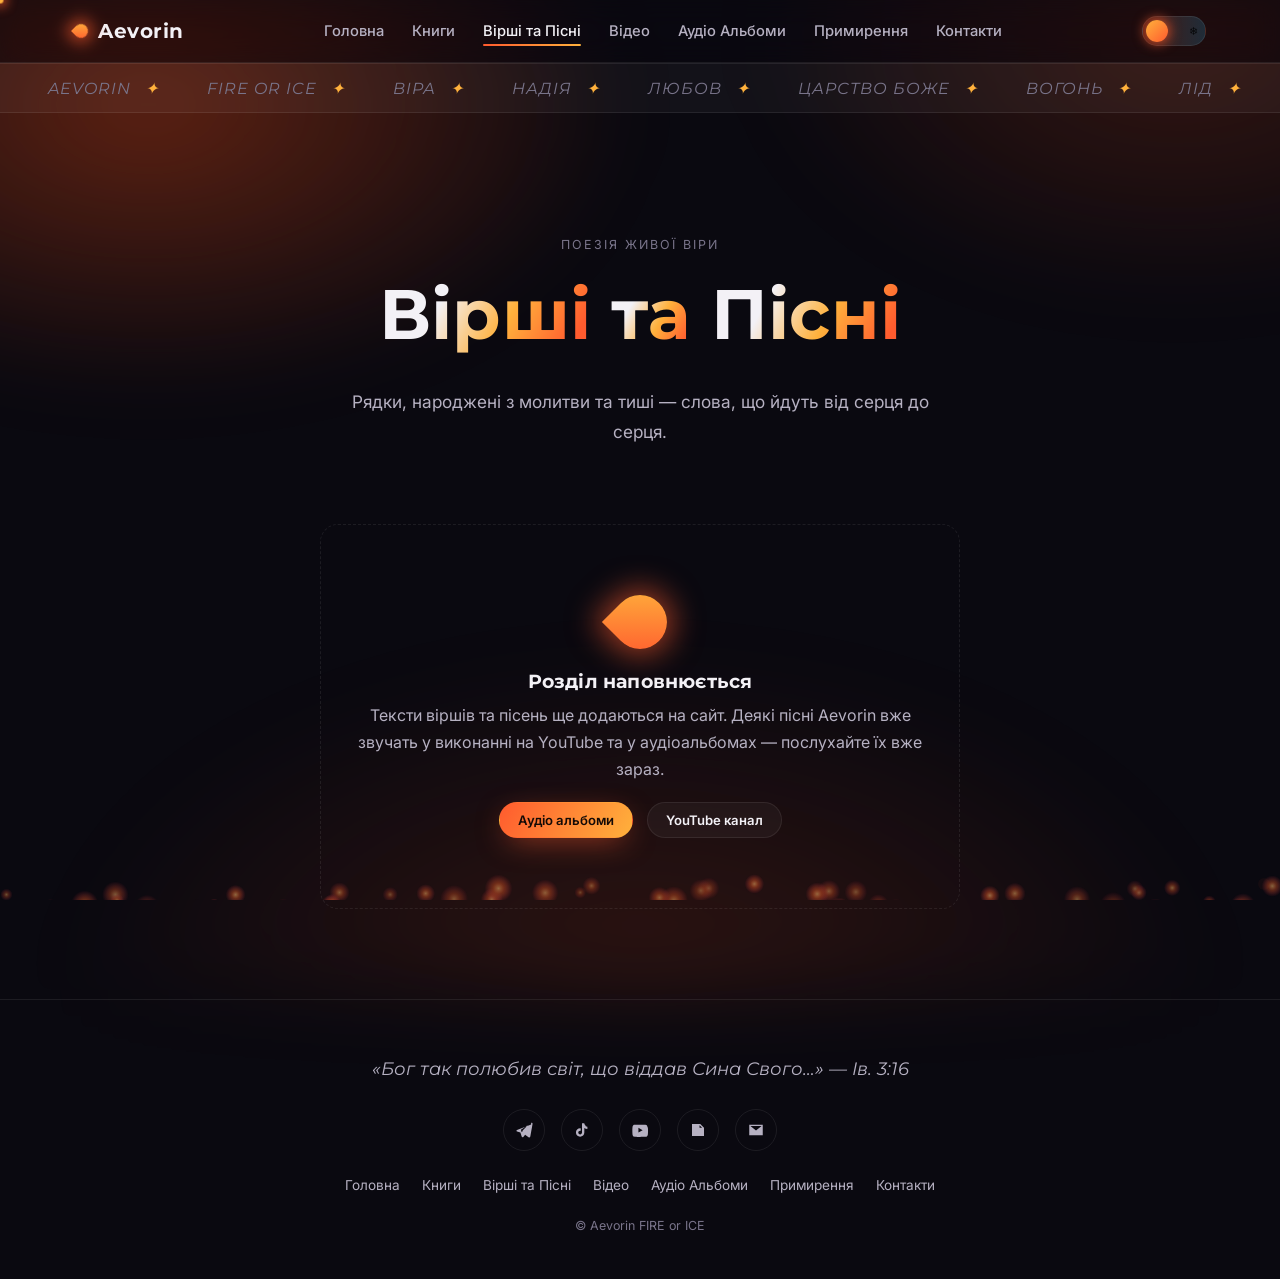
<file: poems.html>
<!DOCTYPE html>
<html lang="uk" data-theme="fire">
<head>
<meta charset="UTF-8">
<meta name="viewport" content="width=device-width, initial-scale=1.0">
<title>Вірші та Пісні — Aevorin FIRE or ICE</title>
<script>
  if (sessionStorage.getItem('aevorin-intro-shown')) {
    document.documentElement.classList.add('no-loader');
  } else {
    sessionStorage.setItem('aevorin-intro-shown', '1');
  }
</script>
<link rel="stylesheet" href="css/style.css">
</head>
<body>
<div id="page-curtain"></div>
<div id="loader"><div class="loader-mark"></div></div>
<canvas id="fx-canvas"></canvas>
<div class="bg-aurora"></div>

<header class="site-header">
  <div class="container nav-row">
    <a href="index.html" class="brand"><span class="flame"></span> Aevorin</a>
    <nav class="nav-links">
      <a href="index.html">Головна</a>
      <a href="books.html">Книги</a>
      <a href="poems.html" class="active">Вірші та Пісні</a>
      <a href="videos.html">Відео</a>
      <a href="audio.html">Аудіо Альбоми</a>
      <a href="reconciliation.html">Примирення</a>
      <a href="contacts.html">Контакти</a>
    </nav>
    <div class="nav-right">
      <button class="theme-toggle" aria-label="Перемкнути тему Вогонь/Лід" title="FIRE / ICE">
        <span class="icon fire">🔥</span><span class="icon ice">❄</span><span class="knob"></span>
      </button>
      <button class="burger" aria-label="Меню"><span></span><span></span><span></span></button>
    </div>
  </div>
</header>

<main>
  <section class="hero" style="padding-bottom:30px;">
    <div class="eyebrow">Поезія живої віри</div>
    <h1>Вірші та Пісні</h1>
    <p class="lede">Рядки, народжені з молитви та тиші — слова, що йдуть від серця до серця.</p>
  </section>

  <section class="section" style="padding-top:10px;">
    <div class="container">
      <div class="coming-soon reveal">
        <div class="ember"></div>
        <h3>Розділ наповнюється</h3>
        <p>
          Тексти віршів та пісень ще додаються на сайт. Деякі пісні Aevorin
          вже звучать у виконанні на YouTube та у аудіоальбомах — послухайте
          їх вже зараз.
        </p>
        <div style="display:flex; gap:14px; justify-content:center; flex-wrap:wrap; margin-top:18px;">
          <a href="audio.html" class="btn btn-primary btn-sm">Аудіо альбоми</a>
          <a href="https://www.youtube.com/@A_e_v_o_r_i_n" target="_blank" rel="noopener" class="btn btn-ghost btn-sm">YouTube канал</a>
        </div>
      </div>
    </div>
  </section>
</main>

<footer class="site-footer">
  <div class="container">
    <p class="footer-verse">«Бог так полюбив світ, що віддав Сина Свого…» — Ів. 3:16</p>
    <div class="footer-socials">
      <a href="https://t.me/YesOrNo20" target="_blank" rel="noopener" aria-label="Telegram"><svg viewBox="0 0 24 24"><path d="M21.5 4.5 2.7 11.9c-1 .4-1 1.8.1 2.1l4.4 1.4 1.7 5.4c.3 1 1.6 1.2 2.2.4l2.4-3 4.6 3.4c.9.6 2.1.1 2.3-1l3-16.7c.2-1.1-.9-1.9-1.9-1.4ZM8.9 15l-1-3.3 9.4-6.4-7.1 7.3-.1 1Z"/></svg></a>
      <a href="https://www.tiktok.com/@ae.vorin" target="_blank" rel="noopener" aria-label="TikTok"><svg viewBox="0 0 24 24"><path d="M16.6 5.8c-.9-.6-1.5-1.6-1.6-2.8h-3v12.4c0 1.4-1.1 2.5-2.5 2.5S7 16.8 7 15.4c0-1.4 1.1-2.5 2.5-2.5.3 0 .6 0 .8.1v-3.1c-.3 0-.5-.1-.8-.1-3.1 0-5.6 2.5-5.6 5.6s2.5 5.6 5.6 5.6 5.6-2.5 5.6-5.6V9.4c1.2.8 2.6 1.3 4.1 1.3V7.6c-.9 0-1.8-.3-2.6-.8Z"/></svg></a>
      <a href="https://www.youtube.com/@A_e_v_o_r_i_n" target="_blank" rel="noopener" aria-label="YouTube"><svg viewBox="0 0 24 24"><path d="M22 8.4s-.2-1.6-.8-2.3c-.8-.9-1.7-.9-2.1-1C16.3 5 12 5 12 5h0s-4.3 0-7.1.1c-.4 0-1.3.1-2.1 1C2.2 6.8 2 8.4 2 8.4S1.8 10.3 1.8 12.2v1.6c0 1.9.2 3.8.2 3.8s.2 1.6.8 2.3c.8.9 1.9.9 2.4 1 1.7.2 7.3.3 7.3.3s4.3 0 7.1-.1c.4 0 1.3-.1 2.1-1 .6-.7.8-2.3.8-2.3s.2-1.9.2-3.8v-1.6c0-1.9-.2-3.8-.2-3.8ZM9.9 15.4V9.1l5.6 3.2-5.6 3.1Z"/></svg></a>
      <a href="https://fireorice-blog.blogspot.com" target="_blank" rel="noopener" aria-label="Блог"><svg viewBox="0 0 24 24"><path d="M4 4h11l5 5v11H4Zm10 1.5V9h3.5ZM7 12h7v1.5H7Zm0 3h10v1.5H7Zm0-6h4v1.5H7Z"/></svg></a>
      <a href="mailto:aevorin2026@gmail.com" aria-label="Email"><svg viewBox="0 0 24 24"><path d="M3 5h18v14H3Zm1.6 1.6 7.4 6 7.4-6"/></svg></a>
    </div>
    <nav class="footer-nav">
      <a href="index.html">Головна</a>
      <a href="books.html">Книги</a>
      <a href="poems.html">Вірші та Пісні</a>
      <a href="videos.html">Відео</a>
      <a href="audio.html">Аудіо Альбоми</a>
      <a href="reconciliation.html">Примирення</a>
      <a href="contacts.html">Контакти</a>
    </nav>
    <p class="footer-fine">© Aevorin FIRE or ICE</p>
  </div>
</footer>

<script src="js/script.js"></script>
</body>
</html>
</file>
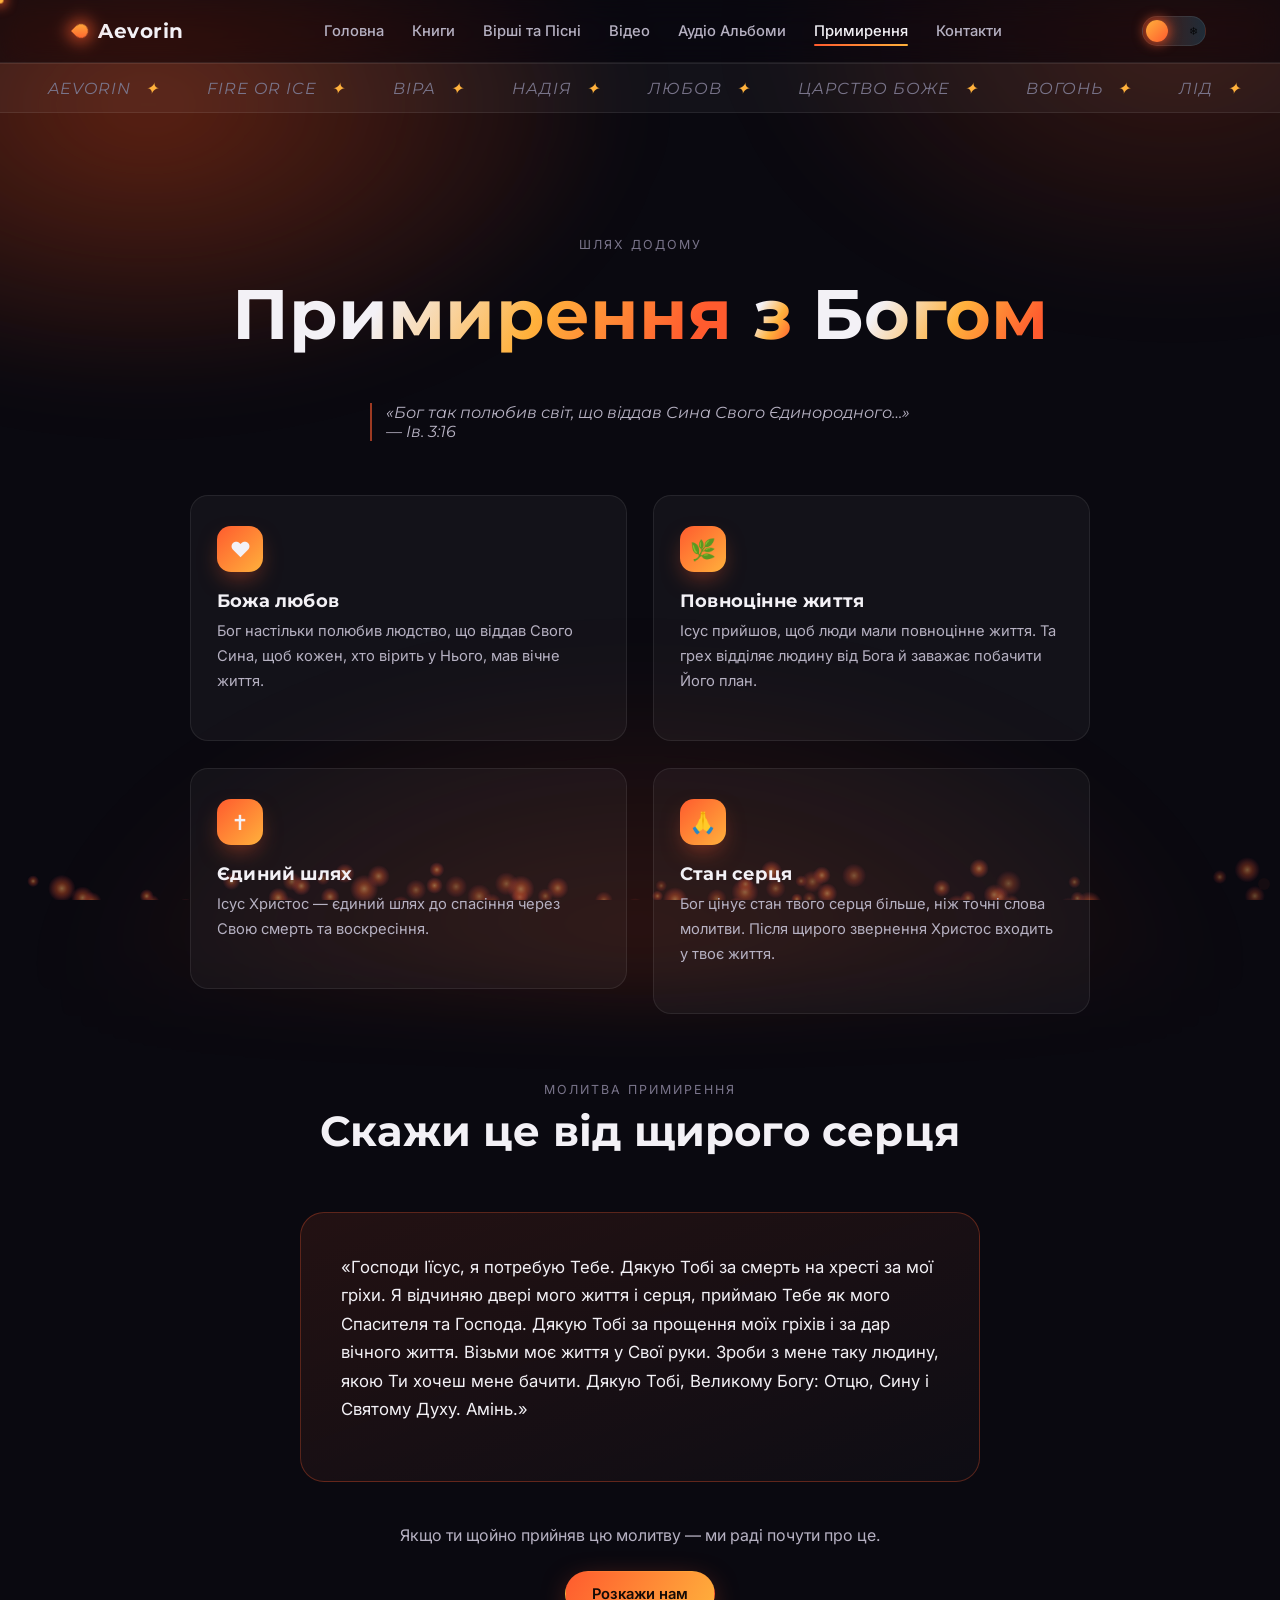
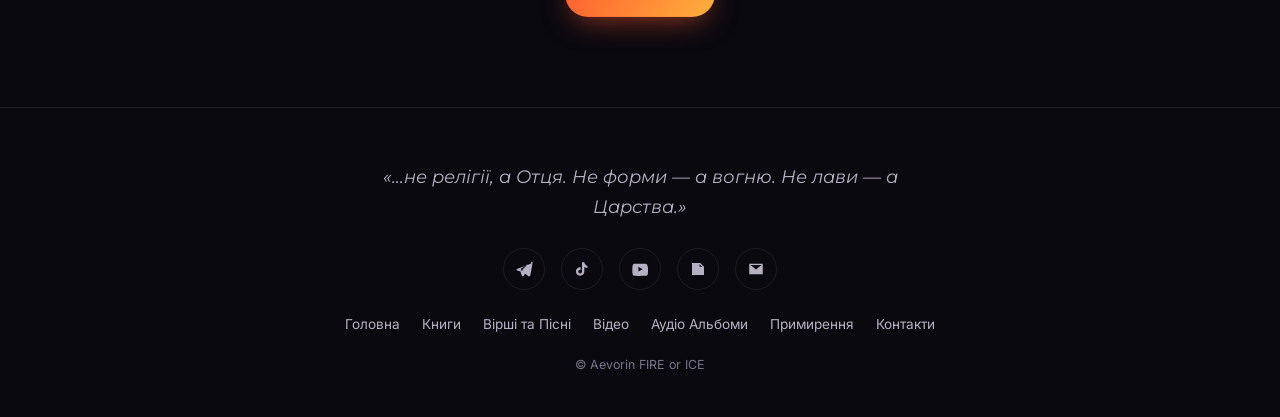
<file: reconciliation.html>
<!DOCTYPE html>
<html lang="uk" data-theme="fire">
<head>
<meta charset="UTF-8">
<meta name="viewport" content="width=device-width, initial-scale=1.0">
<title>Примирення — Aevorin FIRE or ICE</title>
<script>
  if (sessionStorage.getItem('aevorin-intro-shown')) {
    document.documentElement.classList.add('no-loader');
  } else {
    sessionStorage.setItem('aevorin-intro-shown', '1');
  }
</script>
<link rel="stylesheet" href="css/style.css">
</head>
<body>
<div id="page-curtain"></div>
<div id="loader"><div class="loader-mark"></div></div>
<canvas id="fx-canvas"></canvas>
<div class="bg-aurora"></div>

<header class="site-header">
  <div class="container nav-row">
    <a href="index.html" class="brand"><span class="flame"></span> Aevorin</a>
    <nav class="nav-links">
      <a href="index.html">Головна</a>
      <a href="books.html">Книги</a>
      <a href="poems.html">Вірші та Пісні</a>
      <a href="videos.html">Відео</a>
      <a href="audio.html">Аудіо Альбоми</a>
      <a href="reconciliation.html" class="active">Примирення</a>
      <a href="contacts.html">Контакти</a>
    </nav>
    <div class="nav-right">
      <button class="theme-toggle" aria-label="Перемкнути тему Вогонь/Лід" title="FIRE / ICE">
        <span class="icon fire">🔥</span><span class="icon ice">❄</span><span class="knob"></span>
      </button>
      <button class="burger" aria-label="Меню"><span></span><span></span><span></span></button>
    </div>
  </div>
</header>

<main>
  <section class="hero" style="padding-bottom:20px;">
    <div class="eyebrow">Шлях додому</div>
    <h1>Примирення з Богом</h1>
    <blockquote class="verse">«Бог так полюбив світ, що віддав Сина Свого Єдинородного…»<br>— Ів. 3:16</blockquote>
  </section>

  <section class="section" style="padding-top:0;">
    <div class="container">
      <div class="grid grid-2 reveal-stagger" style="max-width:900px; margin:0 auto 64px; align-items:start;">
        <div class="card reveal">
          <div class="icon">❤️</div>
          <h3>Божа любов</h3>
          <p>Бог настільки полюбив людство, що віддав Свого Сина, щоб кожен, хто вірить у Нього, мав вічне життя.</p>
        </div>
        <div class="card reveal">
          <div class="icon">🌿</div>
          <h3>Повноцінне життя</h3>
          <p>Ісус прийшов, щоб люди мали повноцінне життя. Та грех відділяє людину від Бога й заважає побачити Його план.</p>
        </div>
        <div class="card reveal">
          <div class="icon">✝️</div>
          <h3>Єдиний шлях</h3>
          <p>Ісус Христос — єдиний шлях до спасіння через Свою смерть та воскресіння.</p>
        </div>
        <div class="card reveal">
          <div class="icon">🙏</div>
          <h3>Стан серця</h3>
          <p>Бог цінує стан твого серця більше, ніж точні слова молитви. Після щирого звернення Христос входить у твоє життя.</p>
        </div>
      </div>

      <div class="section-head reveal">
        <span class="tag">Молитва примирення</span>
        <h2>Скажи це від щирого серця</h2>
      </div>

      <div class="prayer-box reveal">
        <p>
          «Господи Іїсус, я потребую Тебе. Дякую Тобі за смерть на хресті за
          мої гріхи. Я відчиняю двері мого життя і серця, приймаю Тебе як
          мого Спасителя та Господа. Дякую Тобі за прощення моїх гріхів і за
          дар вічного життя. Візьми моє життя у Свої руки. Зроби з мене таку
          людину, якою Ти хочеш мене бачити. Дякую Тобі, Великому Богу: Отцю,
          Сину і Святому Духу. Амінь.»
        </p>
      </div>

      <div style="text-align:center; margin-top:40px;">
        <p style="max-width:520px; margin:0 auto 22px;">Якщо ти щойно прийняв цю молитву — ми раді почути про це.</p>
        <a href="contacts.html" class="btn btn-primary">Розкажи нам</a>
      </div>
    </div>
  </section>
</main>

<footer class="site-footer">
  <div class="container">
    <p class="footer-verse">«…не релігії, а Отця. Не форми — а вогню. Не лави — а Царства.»</p>
    <div class="footer-socials">
      <a href="https://t.me/YesOrNo20" target="_blank" rel="noopener" aria-label="Telegram"><svg viewBox="0 0 24 24"><path d="M21.5 4.5 2.7 11.9c-1 .4-1 1.8.1 2.1l4.4 1.4 1.7 5.4c.3 1 1.6 1.2 2.2.4l2.4-3 4.6 3.4c.9.6 2.1.1 2.3-1l3-16.7c.2-1.1-.9-1.9-1.9-1.4ZM8.9 15l-1-3.3 9.4-6.4-7.1 7.3-.1 1Z"/></svg></a>
      <a href="https://www.tiktok.com/@ae.vorin" target="_blank" rel="noopener" aria-label="TikTok"><svg viewBox="0 0 24 24"><path d="M16.6 5.8c-.9-.6-1.5-1.6-1.6-2.8h-3v12.4c0 1.4-1.1 2.5-2.5 2.5S7 16.8 7 15.4c0-1.4 1.1-2.5 2.5-2.5.3 0 .6 0 .8.1v-3.1c-.3 0-.5-.1-.8-.1-3.1 0-5.6 2.5-5.6 5.6s2.5 5.6 5.6 5.6 5.6-2.5 5.6-5.6V9.4c1.2.8 2.6 1.3 4.1 1.3V7.6c-.9 0-1.8-.3-2.6-.8Z"/></svg></a>
      <a href="https://www.youtube.com/@A_e_v_o_r_i_n" target="_blank" rel="noopener" aria-label="YouTube"><svg viewBox="0 0 24 24"><path d="M22 8.4s-.2-1.6-.8-2.3c-.8-.9-1.7-.9-2.1-1C16.3 5 12 5 12 5h0s-4.3 0-7.1.1c-.4 0-1.3.1-2.1 1C2.2 6.8 2 8.4 2 8.4S1.8 10.3 1.8 12.2v1.6c0 1.9.2 3.8.2 3.8s.2 1.6.8 2.3c.8.9 1.9.9 2.4 1 1.7.2 7.3.3 7.3.3s4.3 0 7.1-.1c.4 0 1.3-.1 2.1-1 .6-.7.8-2.3.8-2.3s.2-1.9.2-3.8v-1.6c0-1.9-.2-3.8-.2-3.8ZM9.9 15.4V9.1l5.6 3.2-5.6 3.1Z"/></svg></a>
      <a href="https://fireorice-blog.blogspot.com" target="_blank" rel="noopener" aria-label="Блог"><svg viewBox="0 0 24 24"><path d="M4 4h11l5 5v11H4Zm10 1.5V9h3.5ZM7 12h7v1.5H7Zm0 3h10v1.5H7Zm0-6h4v1.5H7Z"/></svg></a>
      <a href="mailto:aevorin2026@gmail.com" aria-label="Email"><svg viewBox="0 0 24 24"><path d="M3 5h18v14H3Zm1.6 1.6 7.4 6 7.4-6"/></svg></a>
    </div>
    <nav class="footer-nav">
      <a href="index.html">Головна</a>
      <a href="books.html">Книги</a>
      <a href="poems.html">Вірші та Пісні</a>
      <a href="videos.html">Відео</a>
      <a href="audio.html">Аудіо Альбоми</a>
      <a href="reconciliation.html">Примирення</a>
      <a href="contacts.html">Контакти</a>
    </nav>
    <p class="footer-fine">© Aevorin FIRE or ICE</p>
  </div>
</footer>

<script src="js/script.js"></script>
</body>
</html>
</file>
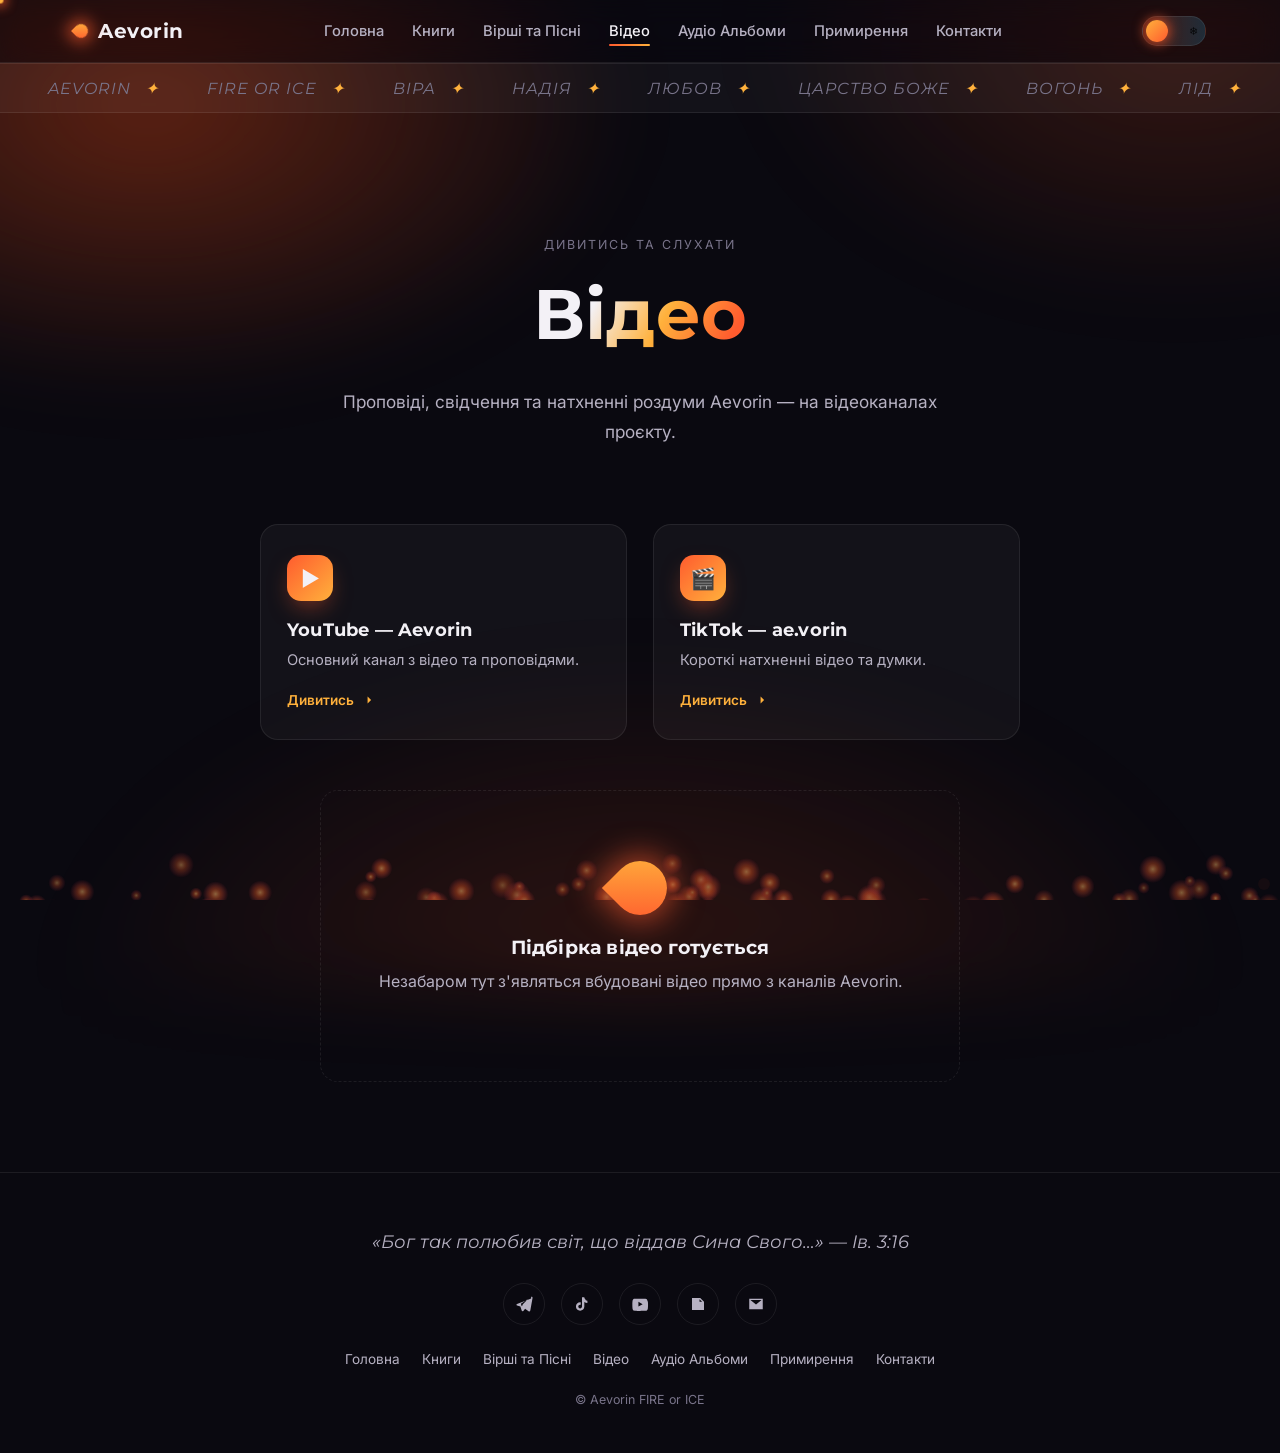
<file: videos.html>
<!DOCTYPE html>
<html lang="uk" data-theme="fire">
<head>
<meta charset="UTF-8">
<meta name="viewport" content="width=device-width, initial-scale=1.0">
<title>Відео — Aevorin FIRE or ICE</title>
<script>
  if (sessionStorage.getItem('aevorin-intro-shown')) {
    document.documentElement.classList.add('no-loader');
  } else {
    sessionStorage.setItem('aevorin-intro-shown', '1');
  }
</script>
<link rel="stylesheet" href="css/style.css">
</head>
<body>
<div id="page-curtain"></div>
<div id="loader"><div class="loader-mark"></div></div>
<canvas id="fx-canvas"></canvas>
<div class="bg-aurora"></div>

<header class="site-header">
  <div class="container nav-row">
    <a href="index.html" class="brand"><span class="flame"></span> Aevorin</a>
    <nav class="nav-links">
      <a href="index.html">Головна</a>
      <a href="books.html">Книги</a>
      <a href="poems.html">Вірші та Пісні</a>
      <a href="videos.html" class="active">Відео</a>
      <a href="audio.html">Аудіо Альбоми</a>
      <a href="reconciliation.html">Примирення</a>
      <a href="contacts.html">Контакти</a>
    </nav>
    <div class="nav-right">
      <button class="theme-toggle" aria-label="Перемкнути тему Вогонь/Лід" title="FIRE / ICE">
        <span class="icon fire">🔥</span><span class="icon ice">❄</span><span class="knob"></span>
      </button>
      <button class="burger" aria-label="Меню"><span></span><span></span><span></span></button>
    </div>
  </div>
</header>

<main>
  <section class="hero" style="padding-bottom:30px;">
    <div class="eyebrow">Дивитись та слухати</div>
    <h1>Відео</h1>
    <p class="lede">Проповіді, свідчення та натхненні роздуми Aevorin — на відеоканалах проєкту.</p>
  </section>

  <section class="section" style="padding-top:10px;">
    <div class="container">
      <div class="grid grid-2 reveal-stagger" style="max-width:760px; margin:0 auto 50px;">

        <a href="https://www.youtube.com/@A_e_v_o_r_i_n" target="_blank" rel="noopener" class="card reveal">
          <div class="icon">▶️</div>
          <h3>YouTube — Aevorin</h3>
          <p>Основний канал з відео та проповідями.</p>
          <span class="card-link">Дивитись <svg viewBox="0 0 24 24"><path fill="currentColor" d="M5 12h14M13 6l6 6-6 6"/></svg></span>
        </a>

        <a href="https://www.tiktok.com/@ae.vorin" target="_blank" rel="noopener" class="card reveal">
          <div class="icon">🎬</div>
          <h3>TikTok — ae.vorin</h3>
          <p>Короткі натхненні відео та думки.</p>
          <span class="card-link">Дивитись <svg viewBox="0 0 24 24"><path fill="currentColor" d="M5 12h14M13 6l6 6-6 6"/></svg></span>
        </a>

      </div>

      <div class="coming-soon reveal">
        <div class="ember"></div>
        <h3>Підбірка відео готується</h3>
        <p>Незабаром тут з'являться вбудовані відео прямо з каналів Aevorin.</p>
      </div>
    </div>
  </section>
</main>

<footer class="site-footer">
  <div class="container">
    <p class="footer-verse">«Бог так полюбив світ, що віддав Сина Свого…» — Ів. 3:16</p>
    <div class="footer-socials">
      <a href="https://t.me/YesOrNo20" target="_blank" rel="noopener" aria-label="Telegram"><svg viewBox="0 0 24 24"><path d="M21.5 4.5 2.7 11.9c-1 .4-1 1.8.1 2.1l4.4 1.4 1.7 5.4c.3 1 1.6 1.2 2.2.4l2.4-3 4.6 3.4c.9.6 2.1.1 2.3-1l3-16.7c.2-1.1-.9-1.9-1.9-1.4ZM8.9 15l-1-3.3 9.4-6.4-7.1 7.3-.1 1Z"/></svg></a>
      <a href="https://www.tiktok.com/@ae.vorin" target="_blank" rel="noopener" aria-label="TikTok"><svg viewBox="0 0 24 24"><path d="M16.6 5.8c-.9-.6-1.5-1.6-1.6-2.8h-3v12.4c0 1.4-1.1 2.5-2.5 2.5S7 16.8 7 15.4c0-1.4 1.1-2.5 2.5-2.5.3 0 .6 0 .8.1v-3.1c-.3 0-.5-.1-.8-.1-3.1 0-5.6 2.5-5.6 5.6s2.5 5.6 5.6 5.6 5.6-2.5 5.6-5.6V9.4c1.2.8 2.6 1.3 4.1 1.3V7.6c-.9 0-1.8-.3-2.6-.8Z"/></svg></a>
      <a href="https://www.youtube.com/@A_e_v_o_r_i_n" target="_blank" rel="noopener" aria-label="YouTube"><svg viewBox="0 0 24 24"><path d="M22 8.4s-.2-1.6-.8-2.3c-.8-.9-1.7-.9-2.1-1C16.3 5 12 5 12 5h0s-4.3 0-7.1.1c-.4 0-1.3.1-2.1 1C2.2 6.8 2 8.4 2 8.4S1.8 10.3 1.8 12.2v1.6c0 1.9.2 3.8.2 3.8s.2 1.6.8 2.3c.8.9 1.9.9 2.4 1 1.7.2 7.3.3 7.3.3s4.3 0 7.1-.1c.4 0 1.3-.1 2.1-1 .6-.7.8-2.3.8-2.3s.2-1.9.2-3.8v-1.6c0-1.9-.2-3.8-.2-3.8ZM9.9 15.4V9.1l5.6 3.2-5.6 3.1Z"/></svg></a>
      <a href="https://fireorice-blog.blogspot.com" target="_blank" rel="noopener" aria-label="Блог"><svg viewBox="0 0 24 24"><path d="M4 4h11l5 5v11H4Zm10 1.5V9h3.5ZM7 12h7v1.5H7Zm0 3h10v1.5H7Zm0-6h4v1.5H7Z"/></svg></a>
      <a href="mailto:aevorin2026@gmail.com" aria-label="Email"><svg viewBox="0 0 24 24"><path d="M3 5h18v14H3Zm1.6 1.6 7.4 6 7.4-6"/></svg></a>
    </div>
    <nav class="footer-nav">
      <a href="index.html">Головна</a>
      <a href="books.html">Книги</a>
      <a href="poems.html">Вірші та Пісні</a>
      <a href="videos.html">Відео</a>
      <a href="audio.html">Аудіо Альбоми</a>
      <a href="reconciliation.html">Примирення</a>
      <a href="contacts.html">Контакти</a>
    </nav>
    <p class="footer-fine">© Aevorin FIRE or ICE</p>
  </div>
</footer>

<script src="js/script.js"></script>
</body>
</html>
</file>
<file: css/style.css>
/* ===========================================================
   Aevorin FIRE or ICE — основные стили

   ХОЧЕШ ПОМІНЯТИ ДИЗАЙН САМ? Дивись підказки нижче — кожна
   змінна (рядок виду --назва: значення;) керує одним кольором
   чи розміром одразу на ВСЬОМУ сайті. Поміняв тут — поміняється
   все. Зберігати файл можна прямо на github.com (значок
   карандаша ✏️ на файлі), результат з'явиться на сайті за ~1 хв.
   =========================================================== */

@import url('https://fonts.googleapis.com/css2?family=Montserrat:ital,wght@0,500;0,600;0,700;1,500&family=Inter:wght@300;400;500;600;700&display=swap');

:root{
  /* --- ФОН І ТЕКСТ (тема "Вогонь", вона ж за замовчуванням) --- */
  --bg: #0a0910;          /* колір фону всього сайту (темний). Зробити світліше — збільш цифри, напр. #1a1825 */
  --bg-soft: #110f1a;      /* трохи світліший відтінок фону, для дрібних деталей */
  --panel: rgba(255,255,255,0.04);        /* фон карток/панелей (напівпрозорий білий) */
  --panel-border: rgba(255,255,255,0.08); /* колір тонкої рамки навколо карток */
  --text: #f3f1f6;         /* основний колір тексту (майже білий) */
  --text-dim: #b6b1c2;     /* колір звичайних абзаців (трохи тьмяніший) */
  --text-faint: #79748a;   /* колір дрібних підписів типу "EMAIL", "ВІРШІ ТА ПІСНІ" */

  /* --- ГОЛОВНІ КОЛЬОРИ ТЕМИ "ВОГОНЬ" (кнопки, заголовки, іконки, частинки) --- */
  --a1: #ff5b2e;   /* основний колір вогню (помаранчево-червоний) */
  --a2: #ffb13c;   /* другий колір вогню (жовто-помаранчевий), використовується разом з --a1 у градієнтах */
  --a3: #ff2d6a;   /* третій акцентний колір (рожево-червоний), для штори переходу між сторінками */
  --glow: 255,91,46; /* той самий колір що --a1, але у форматі "R,G,B" для світіння/прозорості. Зміни в той же колір, що й --a1, у форматі R,G,B (Google: "ff5b2e to rgb") */

  /* --- РОЗМІРИ --- */
  --radius: 18px;   /* округлість кутів карток і кнопок. Більше число = кругліші кути */
  --maxw: 1180px;   /* максимальна ширина контенту по центру сторінки */
  --transition-theme: 900ms cubic-bezier(.22,.61,.36,1); /* швидкість плавної зміни кольорів при перемиканні Вогонь/Лід */
}

/* --- ГОЛОВНІ КОЛЬОРИ ТЕМИ "ЛІД" (коли натиснута іконка ❄) --- */
[data-theme="ice"]{
  --a1: #28c2ff;   /* основний колір льоду (голубий) */
  --a2: #7df9ff;   /* другий колір льоду (світло-голубий) */
  --a3: #6a7bff;   /* третій акцентний колір льоду (синьо-фіолетовий) */
  --glow: 40,194,255; /* той самий колір що --a1 тут, у форматі R,G,B */
}

*{ box-sizing: border-box; }
html{ scroll-behavior: smooth; scrollbar-color: var(--a1) var(--bg); scrollbar-width: thin; }
body{
  margin:0;
  background: var(--bg);
  color: var(--text);
  font-family: 'Inter', system-ui, sans-serif; /* шрифт звичайного тексту (абзаци, кнопки) */
  -webkit-font-smoothing: antialiased;
  overflow-x: hidden;
  transition: background var(--transition-theme), color var(--transition-theme);
}

h1,h2,h3,h4{
  font-family: 'Montserrat', sans-serif; /* шрифт заголовків. Інші варіанти дивись на fonts.google.com, назву треба також додати у @import нагорі файлу */
  margin: 0 0 .5em;
  line-height: 1.15;
  letter-spacing: .2px;
}

p{ color: var(--text-dim); line-height: 1.7; margin: 0 0 1em; }
a{ color: inherit; text-decoration: none; }
img{ max-width: 100%; display:block; }

.container{
  max-width: var(--maxw);
  margin: 0 auto;
  padding: 0 24px;
}

/* -------------------- custom cursor -------------------- */
html.has-cursor, html.has-cursor *{ cursor: none !important; }
#cursor-dot, #cursor-ring{
  position: fixed;
  top:0; left:0;
  border-radius:50%;
  pointer-events:none;
  z-index: 9999;
  transform: translate(-50%,-50%);
  will-change: transform;
  user-select:none;
}
#cursor-dot{
  width:7px; height:7px;
  background: var(--a2);
  box-shadow: 0 0 12px 3px rgba(var(--glow),.9);
  transition: background var(--transition-theme), opacity .3s;
}
#cursor-ring{
  width:34px; height:34px;
  border: 1.5px solid rgba(var(--glow),.55);
  transition: width .25s cubic-bezier(.22,.61,.36,1), height .25s cubic-bezier(.22,.61,.36,1),
              border-color var(--transition-theme), background .25s, opacity .3s;
}
#cursor-ring.hovering{
  width: 60px; height: 60px;
  border-color: rgba(var(--glow),.9);
  background: rgba(var(--glow),.1);
}
#cursor-dot.hidden, #cursor-ring.hidden{ opacity:0; }
@media (pointer: coarse){
  #cursor-dot, #cursor-ring{ display:none; }
}

/* -------------------- inline editor -------------------- */
#edit-trigger{
  position: fixed;
  bottom: 10px; right: 10px;
  width: 12px; height: 12px;
  border-radius: 50%;
  background: rgba(var(--glow),.4);
  opacity: .12;
  z-index: 9600;
  cursor: pointer;
  transition: opacity .3s, transform .3s;
}
#edit-trigger:hover{ opacity:.85; transform: scale(1.4); }

#edit-toolbar{
  position: fixed;
  bottom: 18px; left:50%;
  transform: translateX(-50%);
  z-index: 9600;
  display:flex; gap:10px; align-items:center; flex-wrap:wrap;
  background: rgba(10,9,16,.94);
  border: 1px solid var(--panel-border);
  border-radius: 999px;
  padding: 10px 18px;
  box-shadow: 0 16px 40px -10px rgba(0,0,0,.7);
  backdrop-filter: blur(10px);
  max-width: 92vw;
}
#edit-toolbar .status{
  font-size:.78rem;
  color: var(--text-faint);
  max-width: 220px;
}

body.edit-mode .edit-target{
  outline: 1.5px dashed rgba(var(--glow),.5);
  outline-offset: 4px;
  border-radius: 4px;
  cursor: text;
  transition: outline-color .2s, background .2s;
}
body.edit-mode .edit-target:hover{ outline-color: rgba(var(--glow),.85); }
body.edit-mode .edit-target:focus{
  outline: 1.5px solid var(--a2);
  background: rgba(var(--glow),.08);
}
body.edit-mode .card{ transform:none !important; }

/* -------------------- scroll progress -------------------- */
#scroll-progress{
  position: fixed; top:0; left:0; right:0; height:3px;
  z-index: 9100;
  background: linear-gradient(90deg, var(--a1), var(--a2));
  transform: scaleX(0);
  transform-origin: left;
  will-change: transform;
  transition: background var(--transition-theme);
}

/* -------------------- marquee ribbon -------------------- */
.marquee{
  position:relative; z-index:1;
  overflow:hidden;
  border-top:1px solid var(--panel-border);
  border-bottom:1px solid var(--panel-border);
  background: var(--panel);
  padding: 14px 0;
  white-space:nowrap;
}
.marquee .track{
  display:inline-flex;
  gap: 48px;
  padding-left: 48px;
  animation: marquee-scroll 26s linear infinite;
  will-change: transform;
}
.marquee span{
  font-family:'Montserrat', sans-serif;
  font-style: italic;
  font-size: 1rem;
  letter-spacing: 1px;
  color: var(--text-faint);
  display:inline-flex; align-items:center; gap:14px;
  flex-shrink:0;
}
.marquee span::after{ content:"✦"; color: var(--a2); }
@keyframes marquee-scroll{
  from{ transform: translateX(0); }
  to{ transform: translateX(-50%); }
}

/* -------------------- page transition curtain -------------------- */
#page-curtain{
  position: fixed;
  inset:0;
  z-index: 9000;
  background: linear-gradient(135deg, var(--a1), var(--a3) 55%, var(--bg) 100%);
  transform: scaleY(1);
  transform-origin: top;
  pointer-events:none;
}
#page-curtain.curtain-out{ animation: curtain-out .7s cubic-bezier(.76,0,.24,1) forwards; }
#page-curtain.curtain-in{ animation: curtain-in .5s cubic-bezier(.76,0,.24,1) forwards; }
@keyframes curtain-out{ from{ transform: scaleY(1); } to{ transform: scaleY(0); } }
@keyframes curtain-in{ from{ transform: scaleY(0); } to{ transform: scaleY(1); } }

/* -------------------- intro loader -------------------- */
#loader{
  position: fixed;
  inset:0;
  z-index: 9500;
  background: var(--bg);
  display:flex;
  align-items:center;
  justify-content:center;
  transition: opacity .6s ease, visibility .6s ease;
}
#loader.loader-hide{ opacity:0; visibility:hidden; pointer-events:none; }
html.no-loader #loader{ display:none !important; }
.loader-mark{
  width: 52px; height:52px;
  border-radius: 50% 50% 50% 0;
  background: linear-gradient(135deg, var(--a2), var(--a1));
  box-shadow: 0 0 50px 12px rgba(var(--glow),.7);
  animation: loader-spin 1.1s cubic-bezier(.6,.05,.4,.95) infinite;
}
@keyframes loader-spin{
  0%{ transform: rotate(45deg) scale(.7); }
  50%{ transform: rotate(225deg) scale(1.15); }
  100%{ transform: rotate(405deg) scale(.7); }
}

/* -------------------- theme switch flood -------------------- */
#theme-flood{
  position: fixed;
  z-index: 8000;
  border-radius:50%;
  pointer-events:none;
  transform: translate(-50%,-50%) scale(0);
  background: radial-gradient(circle, var(--flood-color, rgba(255,91,46,.55)), transparent 70%);
  opacity: 0;
}
#theme-flood.flooding{
  animation: theme-flood-anim .85s cubic-bezier(.22,.61,.36,1) forwards;
}
@keyframes theme-flood-anim{
  0%{ transform: translate(-50%,-50%) scale(0); opacity:1; }
  65%{ opacity:.6; }
  100%{ transform: translate(-50%,-50%) scale(1); opacity:0; }
}

/* -------------------- background canvas -------------------- */
#fx-canvas{
  position: fixed;
  inset: 0;
  z-index: 0;
  pointer-events: none;
  opacity: .55;
}

.bg-aurora{
  position: fixed;
  inset: -10%;
  z-index: 0;
  pointer-events: none;
  will-change: transform;
}
.bg-aurora::before{
  content:"";
  position:absolute;
  inset:0;
  background:
    radial-gradient(45% 38% at 18% 18%, rgba(var(--glow),.35), transparent 70%),
    radial-gradient(40% 35% at 85% 12%, rgba(var(--glow),.18), transparent 70%),
    radial-gradient(55% 45% at 50% 100%, rgba(var(--glow),.16), transparent 70%);
  filter: blur(40px) saturate(130%);
  animation: aurora-drift 18s ease-in-out infinite alternate;
  transition: background var(--transition-theme);
}
@keyframes aurora-drift{
  0%{ transform: translate3d(0,0,0) scale(1); }
  100%{ transform: translate3d(2%,-3%,0) scale(1.06); }
}

/* -------------------- header / nav -------------------- */
.site-header{
  position: sticky;
  top: 0;
  z-index: 50;
  backdrop-filter: blur(14px) saturate(140%);
  background: rgba(10,9,16,.55);
  border-bottom: 1px solid var(--panel-border);
  transition: box-shadow .3s;
}
.nav-row{
  display:flex;
  align-items:center;
  justify-content: space-between;
  padding: 16px 24px;
}
.brand{
  display:flex;
  align-items:center;
  gap:10px;
  font-family:'Montserrat', sans-serif;
  font-size: 1.25rem;
  font-weight:700;
  letter-spacing:.5px;
}
.brand .flame{
  width: 14px; height: 14px;
  border-radius: 50% 50% 50% 0;
  background: linear-gradient(135deg, var(--a2), var(--a1));
  box-shadow: 0 0 16px 4px rgba(var(--glow),.7);
  transform: rotate(45deg);
  transition: background var(--transition-theme), box-shadow var(--transition-theme);
  animation: flicker 2.4s ease-in-out infinite;
}
@keyframes flicker{
  0%,100%{ transform: rotate(45deg) scale(1); filter: brightness(1); }
  50%{ transform: rotate(45deg) scale(1.18); filter: brightness(1.3); }
}

.nav-links{
  display:flex;
  align-items:center;
  gap: 28px;
  list-style:none;
  margin:0; padding:0;
}
.nav-links a{
  position:relative;
  font-size:.92rem;
  font-weight:500;
  color: var(--text-dim);
  padding: 6px 0;
  transition: color .25s;
}
.nav-links a::after{
  content:"";
  position:absolute;
  left:0; right:100%;
  bottom:0;
  height:2px;
  background: linear-gradient(90deg, var(--a1), var(--a2));
  transition: right .3s cubic-bezier(.22,.61,.36,1);
  border-radius: 2px;
}
.nav-links a:hover,
.nav-links a.active{ color: var(--text); }
.nav-links a:hover::after,
.nav-links a.active::after{ right:0; }

.nav-right{ display:flex; align-items:center; gap: 18px; }

.theme-toggle{
  position:relative;
  width: 64px; height: 30px;
  border-radius: 30px;
  border:1px solid var(--panel-border);
  background: linear-gradient(90deg, rgba(255,91,46,.18), rgba(40,194,255,.18));
  cursor:pointer;
  display:flex;
  align-items:center;
  padding: 3px;
}
.theme-toggle .knob{
  width: 22px; height:22px;
  border-radius:50%;
  background: linear-gradient(135deg, var(--a2), var(--a1));
  box-shadow: 0 0 12px 2px rgba(var(--glow),.7);
  transition: transform .45s cubic-bezier(.34,1.56,.64,1), background var(--transition-theme);
  transform: translateX(0);
}
[data-theme="ice"] .theme-toggle .knob{ transform: translateX(32px); }
.theme-toggle .icon{
  position:absolute;
  font-size: .7rem;
  opacity:.8;
}
.theme-toggle .icon.fire{ left:7px; }
.theme-toggle .icon.ice{ right:7px; }

.burger{
  display:none;
  width: 30px; height: 22px;
  position: relative;
  cursor:pointer;
  background:none; border:none;
}
.burger span{
  position:absolute; left:0; right:0; height:2px;
  background: var(--text);
  border-radius: 2px;
  transition: transform .3s, opacity .3s;
}
.burger span:nth-child(1){ top:0; }
.burger span:nth-child(2){ top:10px; }
.burger span:nth-child(3){ top:20px; }
.nav-open .burger span:nth-child(1){ transform: translateY(10px) rotate(45deg); }
.nav-open .burger span:nth-child(2){ opacity:0; }
.nav-open .burger span:nth-child(3){ transform: translateY(-10px) rotate(-45deg); }

/* -------------------- buttons -------------------- */
.btn{
  display:inline-flex;
  align-items:center;
  gap:8px;
  padding: 13px 26px;
  border-radius: 999px;
  font-weight:600;
  font-size:.92rem;
  border:1px solid transparent;
  cursor:pointer;
  position: relative;
  overflow: hidden;
  will-change: transform;
  transition: transform .4s cubic-bezier(.16,1,.3,1), box-shadow .3s, background var(--transition-theme);
}
.btn-primary{
  background: linear-gradient(120deg, var(--a1), var(--a2));
  color:#140a06;
  box-shadow: 0 8px 30px -8px rgba(var(--glow),.65);
}
.btn-primary:hover{ box-shadow: 0 14px 34px -8px rgba(var(--glow),.85); }
.btn-ghost{
  background: var(--panel);
  border-color: var(--panel-border);
  color: var(--text);
}
.btn-ghost:hover{ border-color: rgba(var(--glow),.6); }
.btn-sm{ padding: 9px 18px; font-size:.82rem; }

.btn .ripple{
  position:absolute;
  border-radius:50%;
  background: rgba(255,255,255,.5);
  transform: translate(-50%,-50%) scale(0);
  pointer-events:none;
  animation: ripple-anim .6s ease-out forwards;
}
@keyframes ripple-anim{
  to{ transform: translate(-50%,-50%) scale(1); opacity:0; }
}

/* -------------------- hero -------------------- */
.hero{
  position:relative;
  z-index:1;
  padding: 120px 24px 90px;
  text-align:center;
}
.eyebrow{
  display:inline-flex;
  align-items:center;
  gap:8px;
  font-size:.78rem;
  letter-spacing: 2px;
  text-transform:uppercase;
  color: var(--text-faint);
  margin-bottom: 22px;
  opacity:0;
  animation: fade-up .8s ease forwards .1s;
}
.hero h1{
  font-size: clamp(2.3rem, 6vw, 4.4rem);
  max-width: 880px;
  margin: 0 auto 24px;
  background: linear-gradient(120deg, var(--text) 30%, var(--a2) 60%, var(--a1) 90%);
  -webkit-background-clip: text;
  background-clip: text;
  color: transparent;
  opacity:0;
  animation: fade-up .9s ease forwards .25s;
}
.hero h1 .word{ display:inline-block; overflow:hidden; vertical-align:top; padding-bottom:.12em; }
.hero h1 .word-inner{
  display:inline-block;
  background: linear-gradient(120deg, var(--text) 30%, var(--a2) 60%, var(--a1) 90%);
  -webkit-background-clip: text;
  background-clip: text;
  color: transparent;
  transform: translateY(115%);
  opacity:0;
  animation: word-in .85s cubic-bezier(.16,1,.3,1) forwards;
}
@keyframes word-in{ to{ transform: translateY(0); opacity:1; } }
.hero .lede{
  max-width: 620px;
  margin: 0 auto 38px;
  font-size: 1.08rem;
  opacity:0;
  animation: fade-up .9s ease forwards .42s;
}
.hero .verse{
  display:inline-block;
  font-family:'Montserrat', sans-serif;
  font-style: italic;
  font-size: 1rem;
  color: var(--text-dim);
  border-left: 2px solid rgba(var(--glow),.6);
  padding-left: 14px;
  margin-bottom: 34px;
  text-align:left;
  opacity:0;
  animation: fade-up .9s ease forwards .55s;
}
.hero-ctas{
  display:flex;
  gap:16px;
  justify-content:center;
  flex-wrap:wrap;
  opacity:0;
  animation: fade-up .9s ease forwards .7s;
}
@keyframes fade-up{
  from{ opacity:0; transform: translateY(22px); }
  to{ opacity:1; transform: translateY(0); }
}

.scroll-cue{
  margin: 70px auto 0;
  width: 22px; height: 36px;
  border: 2px solid var(--panel-border);
  border-radius: 14px;
  position:relative;
}
.scroll-cue::after{
  content:"";
  position:absolute;
  top:6px; left:50%;
  width:4px; height:8px;
  margin-left:-2px;
  border-radius:3px;
  background: linear-gradient(var(--a1), var(--a2));
  animation: scroll-dot 1.8s ease-in-out infinite;
}
@keyframes scroll-dot{
  0%{ opacity:1; top:6px; }
  60%{ opacity:0; top:18px; }
  100%{ opacity:0; top:6px; }
}

/* -------------------- sections -------------------- */
.section{
  position:relative;
  z-index:1;
  padding: 90px 0;
}
.section-head{
  text-align:center;
  max-width: 680px;
  margin: 0 auto 56px;
}
.section-head .tag{
  font-size:.78rem;
  letter-spacing:2px;
  text-transform:uppercase;
  color: var(--text-faint);
}
.section-head h2{ font-size: clamp(1.8rem, 4vw, 2.6rem); margin-top:10px; }

.reveal{
  opacity:0;
  transform: translateY(34px);
  filter: blur(6px);
  transition: opacity 1s cubic-bezier(.16,1,.3,1), transform 1s cubic-bezier(.16,1,.3,1), filter 1s cubic-bezier(.16,1,.3,1);
}
.reveal.in{ opacity:1; transform: translateY(0); filter: blur(0); }
.reveal-stagger > *{ transition-delay: calc(var(--i,0) * 90ms); }

/* -------------------- cards -------------------- */
.grid{
  display:grid;
  gap: 26px;
}
.grid-3{ grid-template-columns: repeat(3, 1fr); }
.grid-2{ grid-template-columns: repeat(2, 1fr); }
.grid-4{ grid-template-columns: repeat(4, 1fr); }

.card{
  position:relative;
  background: var(--panel);
  border: 1px solid var(--panel-border);
  border-radius: var(--radius);
  padding: 30px 26px;
  overflow:hidden;
  transform-style: preserve-3d;
  will-change: transform;
  transition: transform .5s cubic-bezier(.16,1,.3,1), border-color .4s, box-shadow .4s;
}
.card::before{
  content:"";
  position:absolute;
  inset:0;
  background: radial-gradient(160px 160px at var(--mx,50%) var(--my,0%), rgba(var(--glow),.18), transparent 70%);
  opacity:0;
  transition: opacity .4s;
  pointer-events:none;
}
.card::after{
  content:"";
  position:absolute;
  top:0; left:-60%;
  width:35%; height:100%;
  background: linear-gradient(100deg, transparent, rgba(255,255,255,.14), transparent);
  transform: skewX(-15deg);
  transition: left .9s cubic-bezier(.16,1,.3,1);
  pointer-events:none;
}
.card:hover{
  border-color: rgba(var(--glow),.45);
  box-shadow: 0 26px 60px -20px rgba(var(--glow),.4);
}
.card:hover::before{ opacity:1; }
.card:hover::after{ left: 130%; }

.card .icon{
  width: 46px; height:46px;
  border-radius: 14px;
  display:flex; align-items:center; justify-content:center;
  background: linear-gradient(135deg, var(--a1), var(--a2));
  margin-bottom: 18px;
  font-size: 1.3rem;
  box-shadow: 0 10px 24px -8px rgba(var(--glow),.6);
}
.card h3{ font-size: 1.15rem; margin-bottom: 8px; }
.card p{ font-size:.92rem; margin-bottom: 16px; }
.card .card-link{
  font-size:.85rem;
  font-weight:600;
  color: var(--a2);
  display:inline-flex;
  align-items:center;
  gap:6px;
}
.card .card-link svg{ transition: transform .3s; width:14px; height:14px; }
.card:hover .card-link svg{ transform: translateX(4px); }

/* book item rows */
.book-list{ display:flex; flex-direction:column; gap:18px; }
.book{
  display:flex;
  justify-content:space-between;
  align-items:center;
  gap: 20px;
  flex-wrap: wrap;
  background: var(--panel);
  border:1px solid var(--panel-border);
  border-radius: var(--radius);
  padding: 24px 28px;
  transition: border-color .35s, transform .35s;
}
.book:hover{ border-color: rgba(var(--glow),.4); transform: translateX(4px); }
.book .info{ flex:1; min-width: 220px; }
.book .info h3{ font-size: 1.2rem; margin-bottom: 6px; }
.book .info p{ margin:0; font-size:.9rem; }
.book .langs{ display:flex; gap:10px; flex-wrap:wrap; }

.badge{
  display:inline-block;
  font-size:.72rem;
  letter-spacing:.5px;
  padding: 4px 10px;
  border-radius: 999px;
  background: rgba(var(--glow),.14);
  color: var(--a2);
  border: 1px solid rgba(var(--glow),.3);
  margin-right:8px;
  margin-bottom: 8px;
}

/* children book cards with generated gradient icon */
.kid-card .icon{
  width: 56px; height:56px;
  border-radius: 16px;
  font-size: 1.6rem;
}

/* quote / prayer block */
.quote-block{
  position:relative;
  max-width: 720px;
  margin: 0 auto;
  background: var(--panel);
  border:1px solid var(--panel-border);
  border-radius: 24px;
  padding: 46px 40px;
  text-align:center;
}
.quote-block .mark{
  font-family:'Montserrat', sans-serif;
  font-size: 4rem;
  line-height:1;
  background: linear-gradient(120deg, var(--a1), var(--a2));
  -webkit-background-clip:text;
  background-clip:text;
  color:transparent;
}
.quote-block p{
  font-family:'Montserrat', sans-serif;
  font-style: italic;
  font-size: 1.2rem;
  color: var(--text);
  margin: 0;
}

.prayer-box{
  max-width: 680px;
  margin: 0 auto;
  background: linear-gradient(160deg, rgba(var(--glow),.1), rgba(255,255,255,.02));
  border: 1px solid rgba(var(--glow),.3);
  border-radius: 24px;
  padding: 40px;
}
.prayer-box p{ color: var(--text); font-size: 1.05rem; }

/* contact grid */
.contact-card{
  display:flex;
  align-items:center;
  gap:16px;
  background: var(--panel);
  border:1px solid var(--panel-border);
  border-radius: var(--radius);
  padding: 22px 24px;
  transition: transform .35s, border-color .35s;
}
.contact-card:hover{ transform: translateY(-6px); border-color: rgba(var(--glow),.45); }
.contact-card .icon{
  width: 46px; height: 46px;
  border-radius: 50%;
  display:flex; align-items:center; justify-content:center;
  background: linear-gradient(135deg, var(--a1), var(--a2));
  flex-shrink:0;
}
.contact-card .icon svg{ width:22px; height:22px; fill:#140a06; }
.contact-card .label{ font-size:.78rem; color: var(--text-faint); text-transform:uppercase; letter-spacing:1px; }
.contact-card .value{ font-size: .98rem; font-weight:600; word-break: break-word; }

/* empty / coming soon state */
.coming-soon{
  text-align:center;
  padding: 70px 24px;
  border: 1px dashed var(--panel-border);
  border-radius: var(--radius);
  max-width: 640px;
  margin: 0 auto;
}
.coming-soon .ember{
  width: 54px; height: 54px;
  margin: 0 auto 22px;
  border-radius: 50% 50% 50% 0;
  transform: rotate(45deg);
  background: linear-gradient(135deg, var(--a2), var(--a1));
  box-shadow: 0 0 30px 6px rgba(var(--glow),.6);
  animation: flicker 2.4s ease-in-out infinite;
}

/* breadcrumb */
.crumb{
  display:flex; gap:8px; align-items:center;
  font-size:.85rem; color: var(--text-faint);
  margin-bottom: 18px;
  justify-content:center;
}
.crumb a{ color: var(--text-dim); }
.crumb a:hover{ color: var(--a2); }

/* -------------------- footer -------------------- */
.site-footer{
  position:relative; z-index:1;
  border-top: 1px solid var(--panel-border);
  padding: 54px 0 30px;
  text-align:center;
}
.footer-verse{
  font-family:'Montserrat', sans-serif;
  font-style:italic;
  font-size:1.1rem;
  max-width: 560px;
  margin: 0 auto 26px;
  color: var(--text-dim);
}
.footer-socials{
  display:flex; justify-content:center; gap:16px;
  margin-bottom: 26px;
}
.footer-socials a{
  width: 42px; height:42px;
  border-radius:50%;
  border:1px solid var(--panel-border);
  display:flex; align-items:center; justify-content:center;
  transition: transform .3s, border-color .3s, background .3s;
}
.footer-socials a svg{ width:18px; height:18px; fill: var(--text-dim); transition: fill .3s; }
.footer-socials a:hover{
  transform: translateY(-4px);
  border-color: rgba(var(--glow),.5);
  background: rgba(var(--glow),.12);
}
.footer-socials a:hover svg{ fill: var(--a2); }
.footer-nav{
  display:flex; justify-content:center; gap:22px; flex-wrap:wrap;
  margin-bottom: 22px; font-size:.85rem;
}
.footer-nav a{ color: var(--text-dim); }
.footer-nav a:hover{ color: var(--a2); }
.footer-fine{ font-size:.78rem; color: var(--text-faint); }

/* -------------------- scrollbar -------------------- */
::-webkit-scrollbar{ width:10px; height:10px; }
::-webkit-scrollbar-track{ background: var(--bg); }
::-webkit-scrollbar-thumb{
  background: linear-gradient(var(--a1), var(--a2));
  border-radius: 10px;
  border: 2px solid var(--bg);
}

/* -------------------- responsive -------------------- */
@media (max-width: 920px){
  .grid-3, .grid-4{ grid-template-columns: repeat(2,1fr); }
}
@media (max-width: 760px){
  .burger{ display:block; }
  .nav-links{
    position:fixed;
    top: 70px; left:0; right:0;
    flex-direction:column;
    align-items:flex-start;
    gap: 4px;
    background: rgba(10,9,16,.96);
    border-bottom: 1px solid var(--panel-border);
    padding: 18px 24px 26px;
    transform: translateY(-12px);
    opacity:0;
    pointer-events:none;
    transition: opacity .3s, transform .3s;
  }
  .nav-open .nav-links{
    opacity:1; transform: translateY(0); pointer-events:auto;
  }
  .nav-links a{ padding: 12px 0; width:100%; }
  .grid-2, .grid-3, .grid-4{ grid-template-columns: 1fr; }
  .book{ flex-direction:column; align-items:flex-start; }
}

@media (prefers-reduced-motion: reduce){
  *, *::before, *::after{ animation-duration: .001ms !important; animation-iteration-count: 1 !important; transition-duration: .001ms !important; }
  #page-curtain, #loader, #cursor-dot, #cursor-ring, #theme-flood{ display:none !important; }
}
</file>
